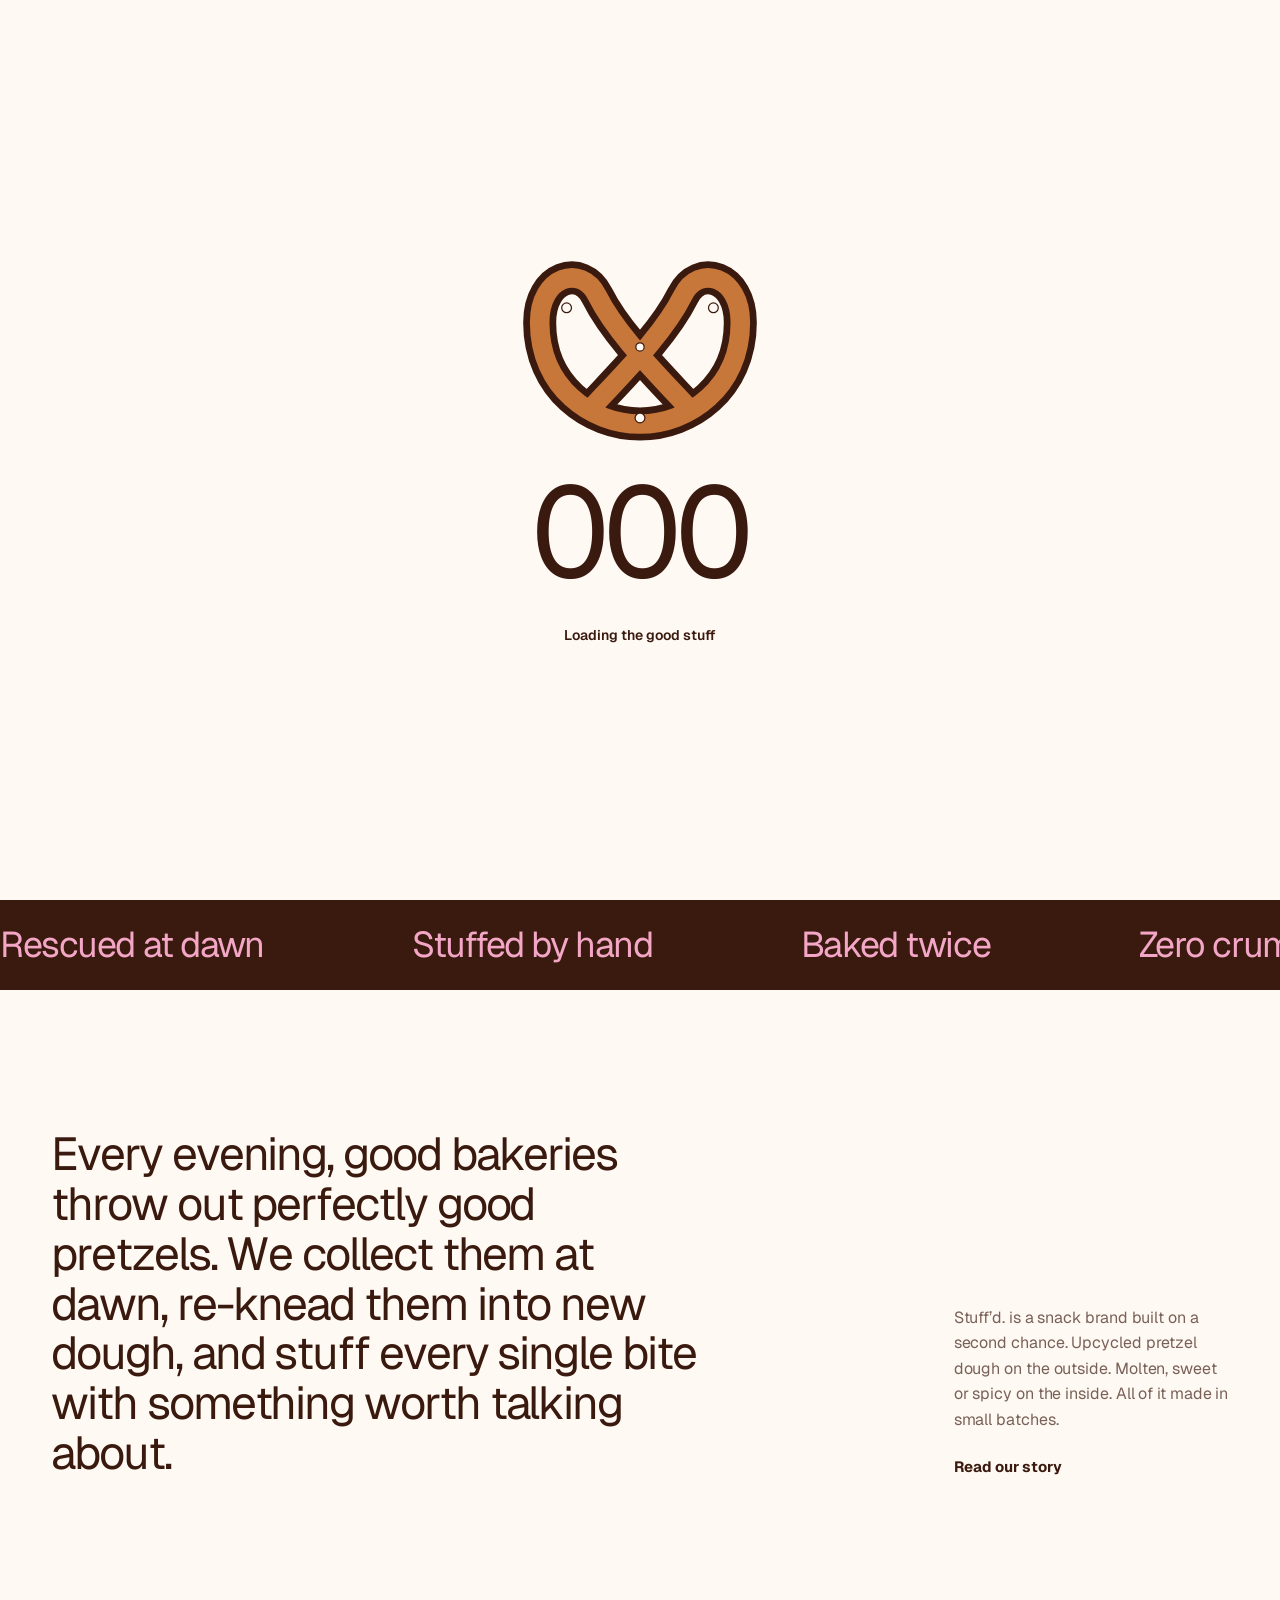
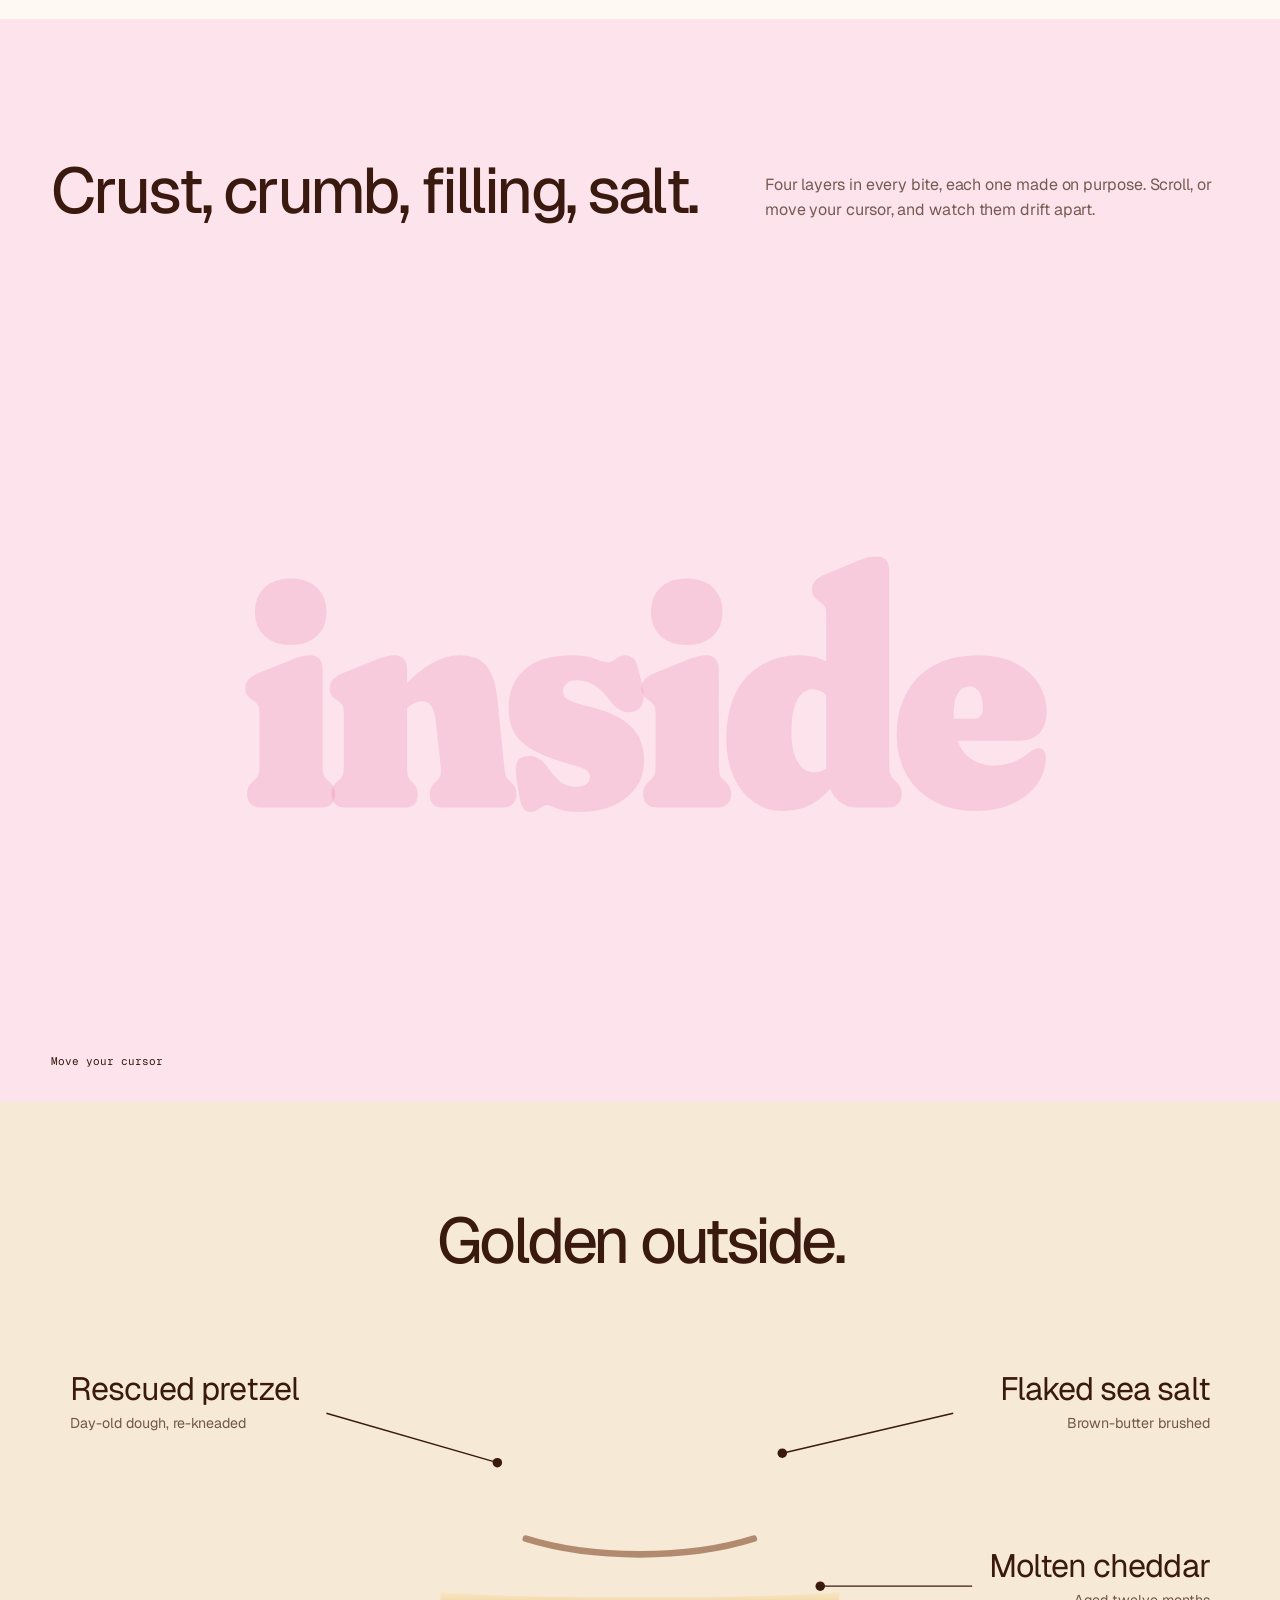
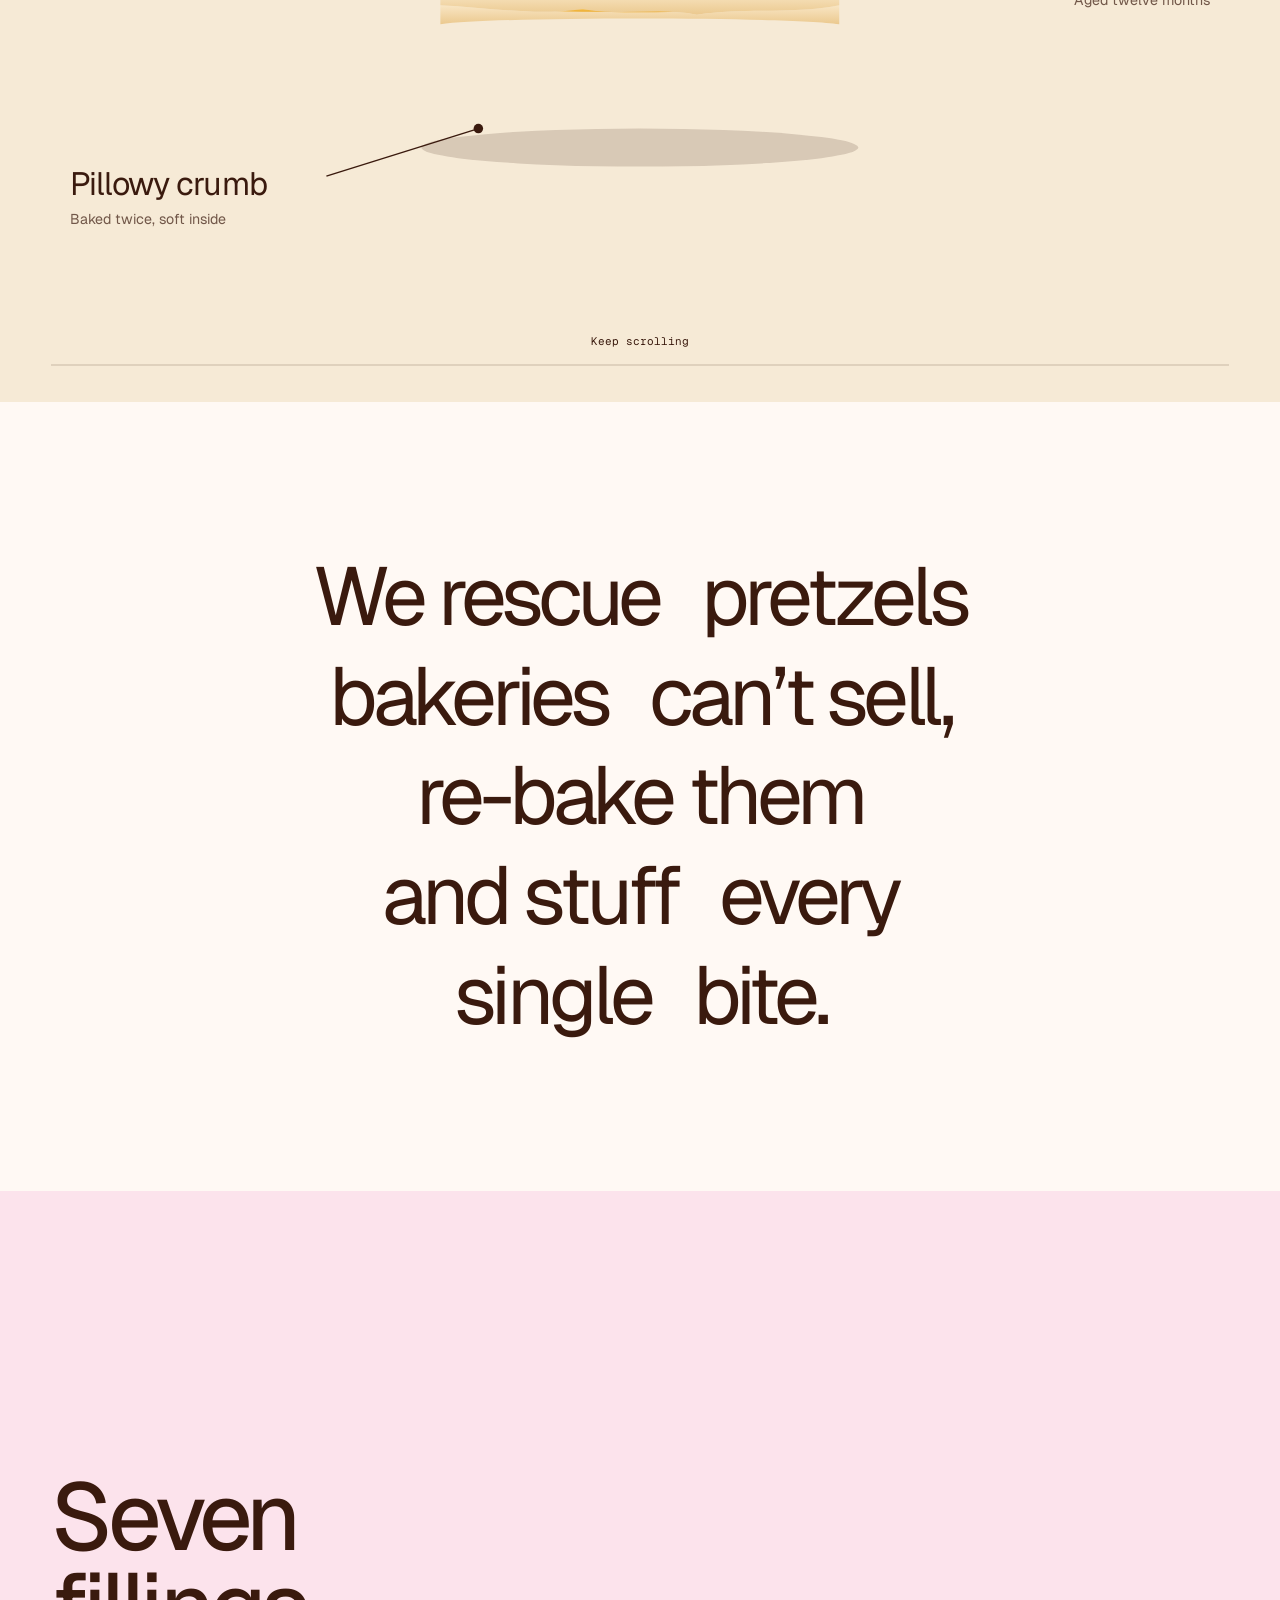
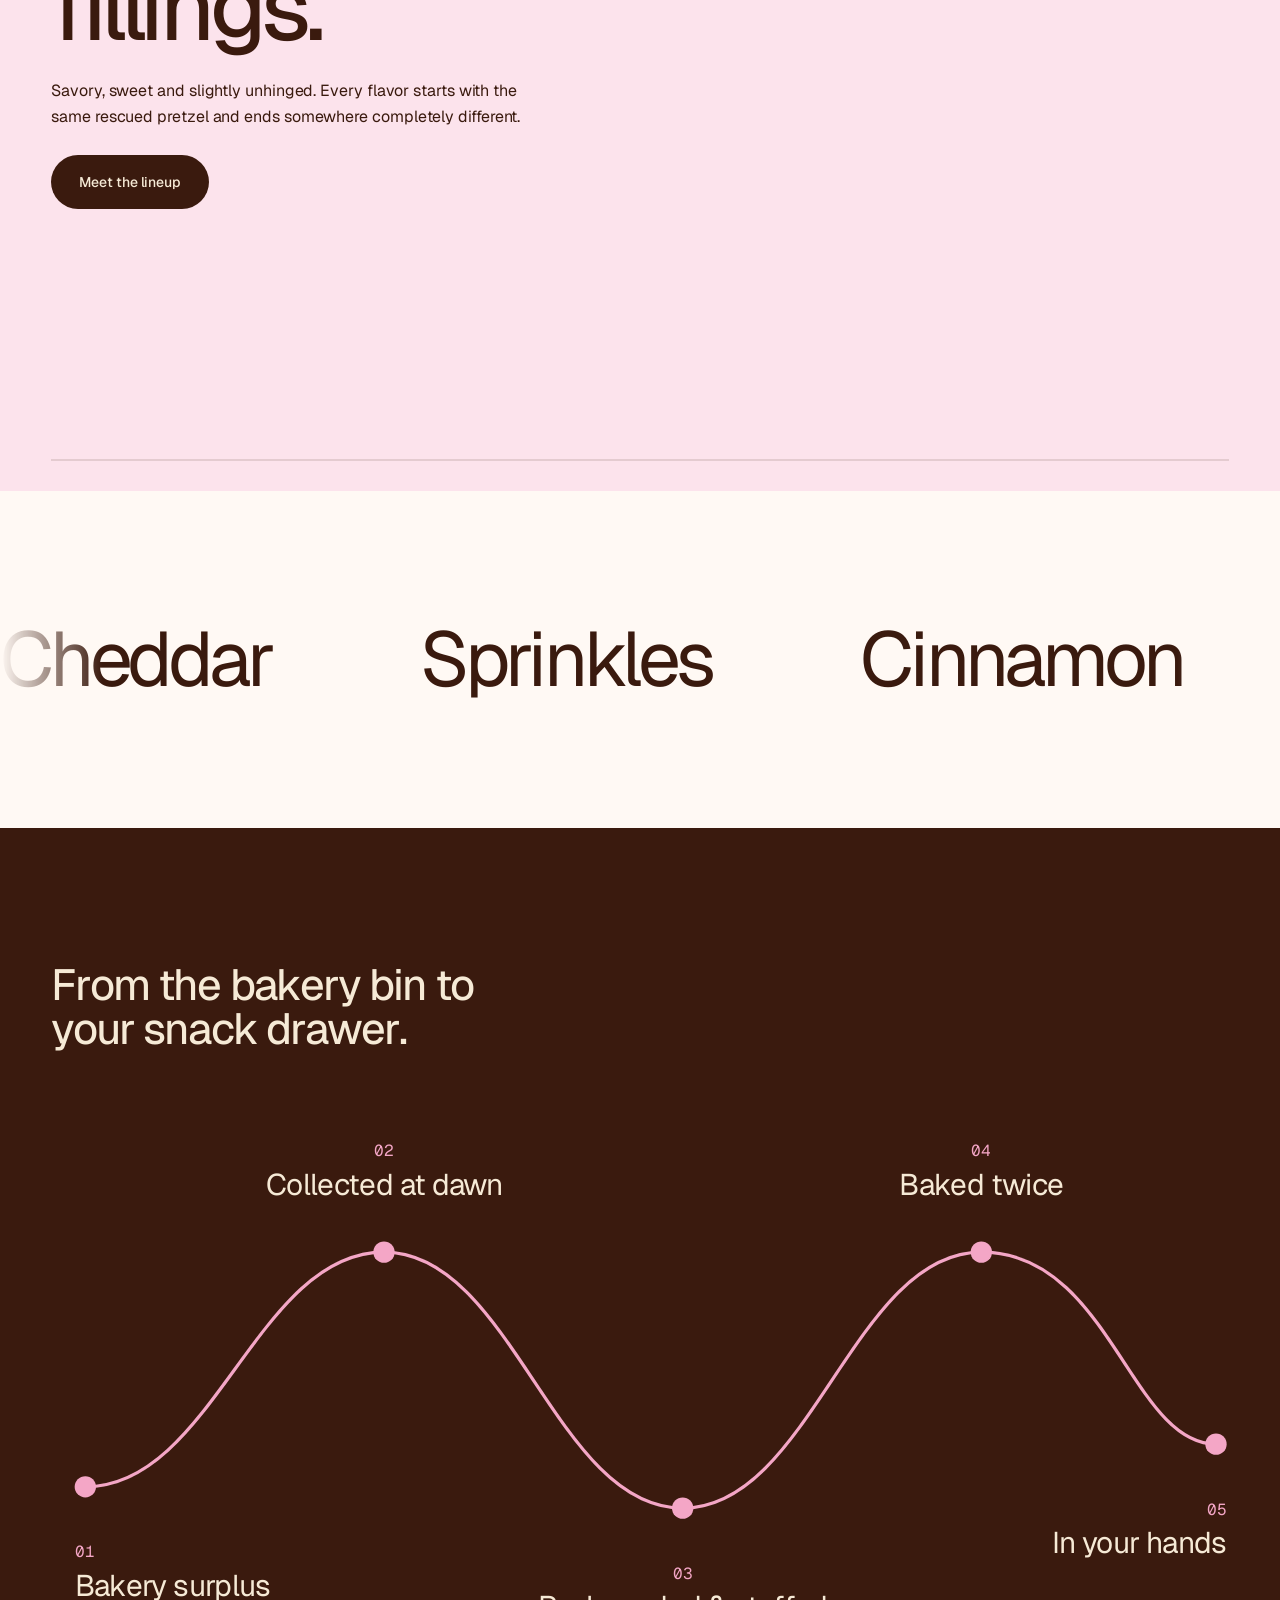
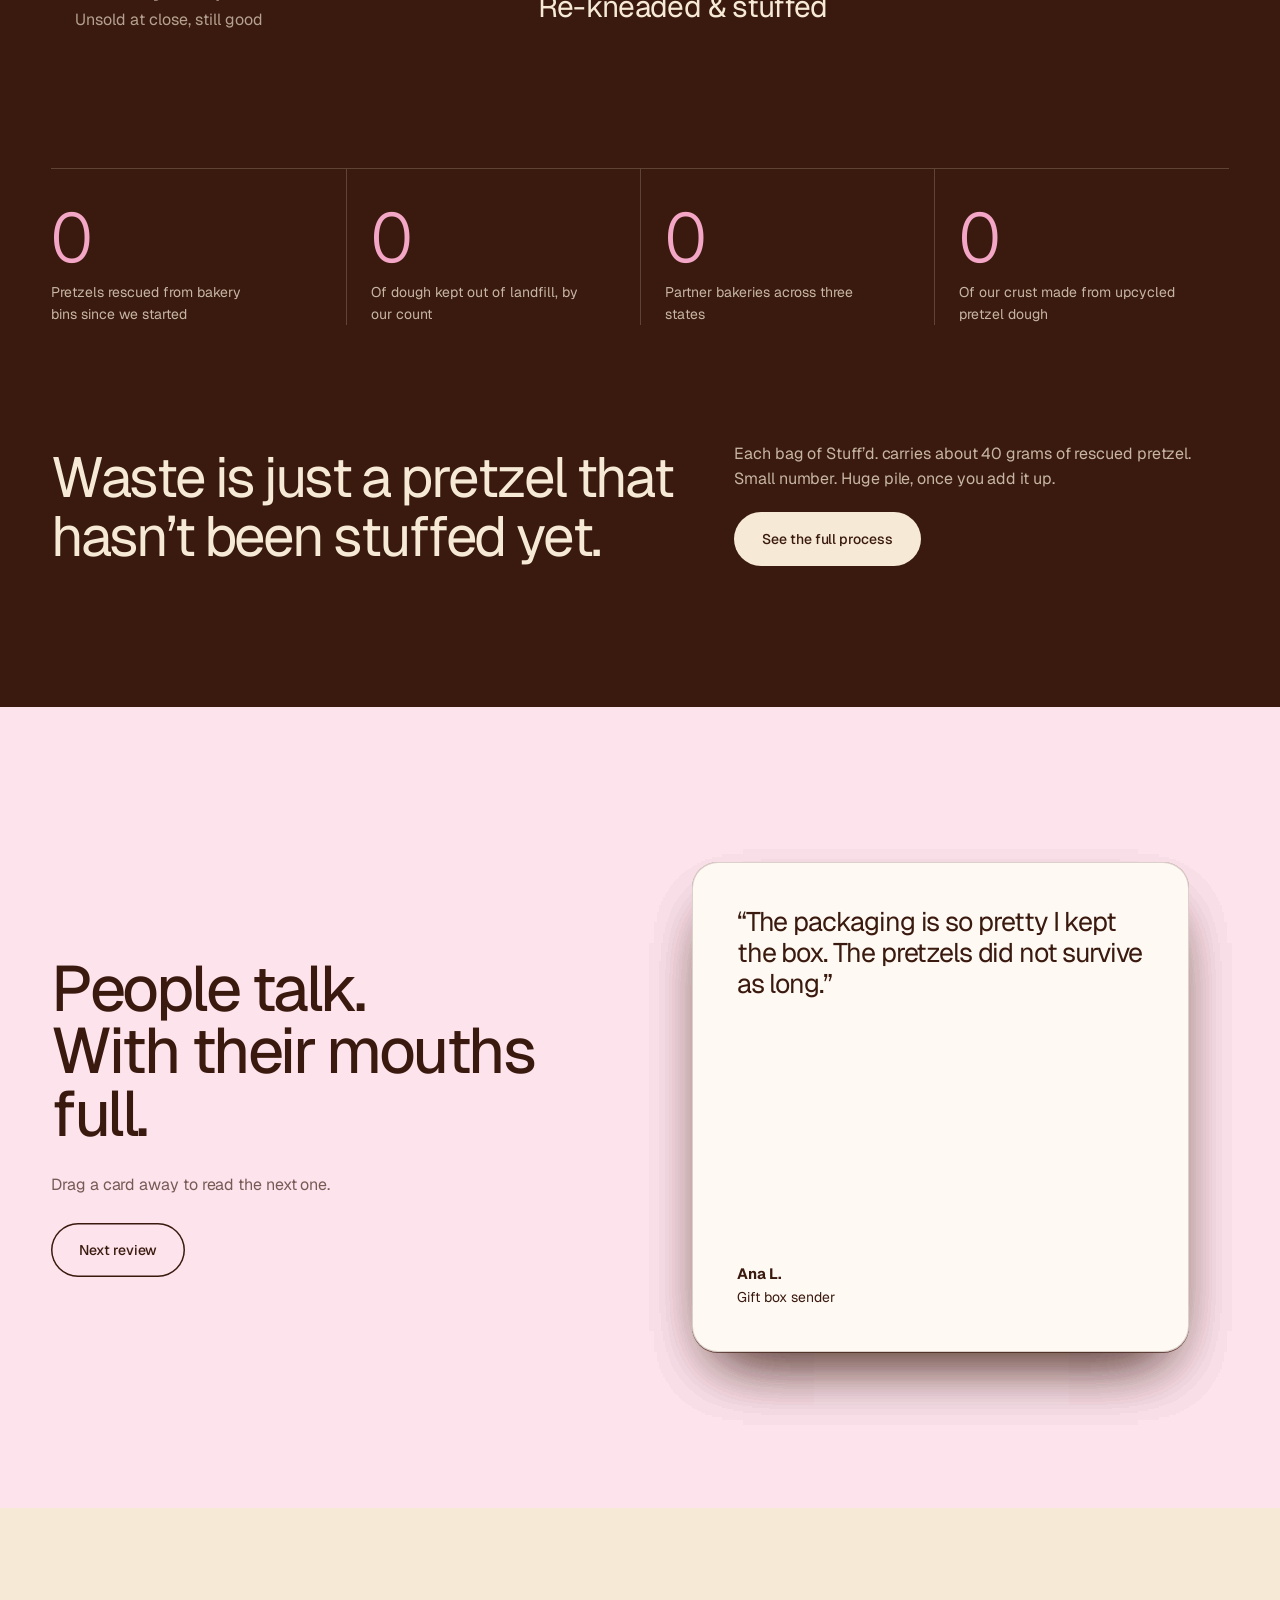
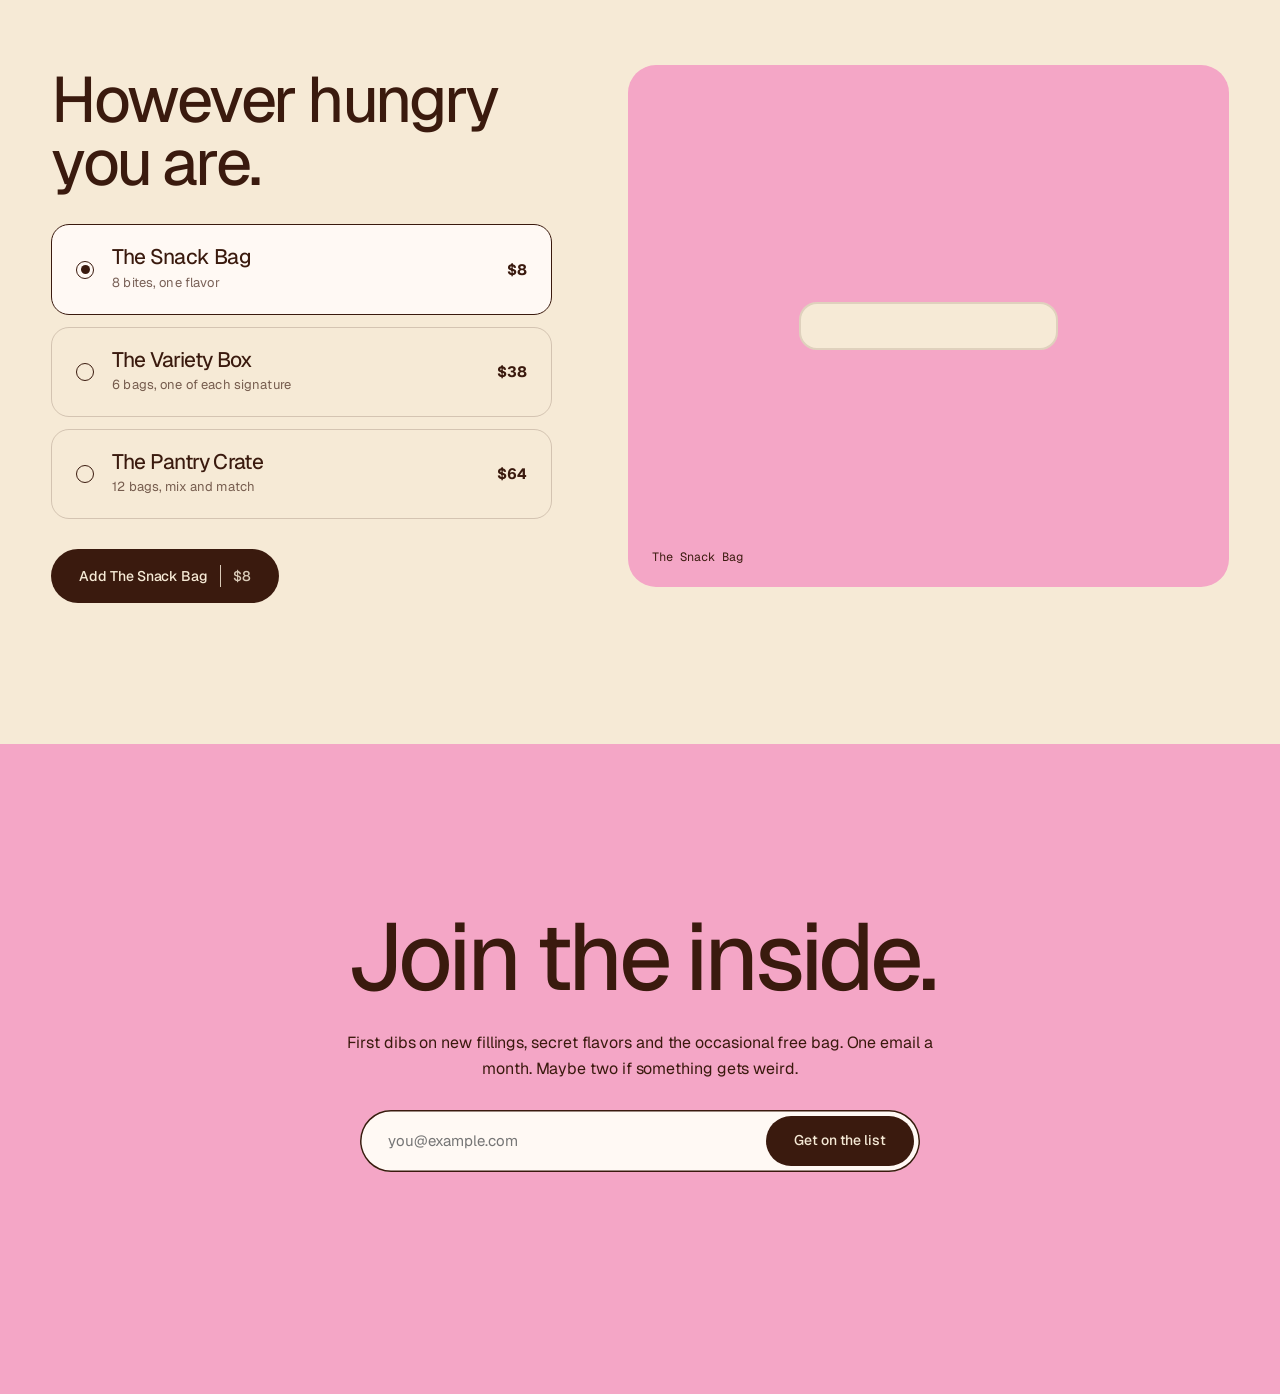
<file: index.html>
<!doctype html>
<html lang="en">
<head>
  <meta charset="utf-8">
  <meta name="viewport" content="width=device-width, initial-scale=1">
  <title>Stuff’d. — Upcycled Stuffed Pretzels</title>
  <meta name="description" content="Stuff’d. rescues surplus pretzels from bakeries, re-bakes them and stuffs every bite. It’s what’s on the inside that counts.">
  <meta name="theme-color" content="#F4A6C6">
  <link rel="canonical" href="https://stuffdve.com/">
  <meta property="og:type" content="website">
  <meta property="og:site_name" content="Stuff’d.">
  <meta property="og:title" content="Stuff’d. — Upcycled Stuffed Pretzels">
  <meta property="og:description" content="Stuff’d. rescues surplus pretzels from bakeries, re-bakes them and stuffs every bite. It’s what’s on the inside that counts.">
  <meta property="og:url" content="https://stuffdve.com/">
  <meta property="og:image" content="https://stuffdve.com/assets/img/og.png">
  <meta property="og:image:width" content="1200">
  <meta property="og:image:height" content="630">
  <meta name="twitter:card" content="summary_large_image">
  <link rel="apple-touch-icon" href="assets/img/og.png">
  <link rel="icon" href="assets/img/favicon.svg" type="image/svg+xml">
  <link rel="preconnect" href="https://fonts.googleapis.com">
  <link rel="preconnect" href="https://fonts.gstatic.com" crossorigin>
  <link href="https://fonts.googleapis.com/css2?family=Geist:wght@100..900&family=Geist+Mono:wght@300..600&family=Fraunces:opsz,wght,SOFT,WONK@9..144,100..900,0..100,0..1&display=swap" rel="stylesheet">
  <link rel="stylesheet" href="assets/css/style.css?v=10">
  <script>try{var c=document.documentElement.classList,n=sessionStorage.getItem("stuffd-nav")==="1",s=sessionStorage.getItem("stuffd-seen")==="1";if(n)c.add("is-nav");if(n||s)c.add("skip-preloader")}catch(e){}</script>
</head>
<body data-page="home">

  <!-- preloader: DrawSVG pretzel → MorphSVG circle → ExpoScale pink flood -->
  <div class="preloader" aria-hidden="true">
    <div class="preloader-inner">
      <svg viewBox="6 26 188 152">
        <path class="pl-shadow" d="M62,150 C90,120 120,90 135,60 C148,34 182,44 182,82 C182,135 140,165 100,165 C60,165 18,135 18,82 C18,44 52,34 65,60 C80,90 110,120 138,150" fill="none" stroke="#3A1A0E" stroke-width="27" stroke-linecap="round" stroke-linejoin="round"/>
        <path class="pl-path" d="M62,150 C90,120 120,90 135,60 C148,34 182,44 182,82 C182,135 140,165 100,165 C60,165 18,135 18,82 C18,44 52,34 65,60 C80,90 110,120 138,150" fill="none" stroke="#C7773A" stroke-width="16" stroke-linecap="round" stroke-linejoin="round"/>
        <path class="pl-target" d="M100,62 C122,62 140,80 140,102 C140,124 122,142 100,142 C78,142 60,124 60,102 C60,80 78,62 100,62 Z" style="display:none"/>
        <g fill="#FFF9F4" stroke="#3A1A0E" stroke-width="1"><circle class="pl-salt" cx="40" cy="70" r="4"/><circle class="pl-salt" cx="160" cy="70" r="4"/><circle class="pl-salt" cx="100" cy="160" r="4"/><circle class="pl-salt" cx="100" cy="102" r="3.4"/></g>
      </svg>
      <div class="pl-count">000</div>
      <div class="pl-word">Loading the good stuff</div>
    </div>
    <div class="pl-blob"></div>
  </div>

  <div id="smooth-wrapper">
    <div id="smooth-content">
      <main id="main">

        <!-- ======================= HERO ======================= -->
        <section class="hero" id="hero" data-salt>
          <div class="hero-frame"></div>
          <div class="hero-bite" data-depth="1.2" style="left:6%;top:17%;rotate:-12deg" data-bite="original"></div>
          <div class="hero-bite" data-depth="0.8" style="left:4%;bottom:12%;rotate:8deg" data-bite="original" data-cut></div>
          <div class="hero-bite" data-depth="1" style="right:6%;top:16%;rotate:10deg" data-bite="birthday" data-cut></div>
          <div class="hero-bite" data-depth="1.3" style="right:4%;bottom:12%;rotate:-10deg" data-bite="hazel"></div>
          <div class="hero-bite hero-bite--sm" data-depth="1.8" style="left:21%;bottom:8%;rotate:-6deg" data-bite="strawberry" data-cut></div>
          <div class="hero-bite hero-bite--sm" data-depth="1.6" style="right:22%;bottom:9%;rotate:14deg" data-bite="cinnamon" data-cut></div>

          <div class="hero-center">
            <h1 class="hero-word logo-type" aria-label="Stuff’d.">
              <span class="hw">Stuff’d.</span>
              <svg class="hero-pretzel" viewBox="6 26 188 152" aria-hidden="true">
                <path class="hp-shadow" d="M62,150 C90,120 120,90 135,60 C148,34 182,44 182,82 C182,135 140,165 100,165 C60,165 18,135 18,82 C18,44 52,34 65,60 C80,90 110,120 138,150" fill="none" stroke="#3A1A0E" stroke-width="27" stroke-linecap="round" stroke-linejoin="round"/>
                <path class="hp-path" d="M62,150 C90,120 120,90 135,60 C148,34 182,44 182,82 C182,135 140,165 100,165 C60,165 18,135 18,82 C18,44 52,34 65,60 C80,90 110,120 138,150" fill="none" stroke="url(#gPretzel)" stroke-width="17" stroke-linecap="round" stroke-linejoin="round"/>
                <g fill="#FFF9F4"><circle class="hp-salt" cx="40" cy="70" r="3.4"/><circle class="hp-salt" cx="160" cy="70" r="3.4"/><circle class="hp-salt" cx="100" cy="160" r="3.4"/><circle class="hp-salt" cx="62" cy="128" r="2.8"/><circle class="hp-salt" cx="140" cy="128" r="2.8"/></g>
              </svg>
            </h1>
            <p class="hero-tag">It’s what’s on the inside that counts.</p>
            <div class="hero-cta">
              <a class="btn" href="shop.html" data-magnetic><span class="btn-label">Shop the bites</span></a>
              <a class="btn btn--ghost" href="upcycled.html" data-magnetic><span class="btn-label">How we upcycle</span></a>
            </div>
          </div>
        </section>

        <!-- ======================= BAND MARQUEE ======================= -->
        <div class="marquee marquee--band" data-marquee-speed="60" aria-label="Rescued at dawn. Stuffed by hand. Baked twice. Zero crumbs wasted.">
          <div class="marquee-track">
            <div class="marquee-group">
              <span class="marquee-item">Rescued at dawn</span><span class="marquee-sep" data-pretzel></span>
              <span class="marquee-item"><em>Stuffed</em> by hand</span><span class="marquee-sep" data-pretzel></span>
              <span class="marquee-item">Baked twice</span><span class="marquee-sep" data-pretzel></span>
              <span class="marquee-item">Zero crumbs <em>wasted</em></span><span class="marquee-sep" data-pretzel></span>
            </div>
          </div>
        </div>

        <!-- ======================= MANIFESTO ======================= -->
        <section class="section bg-milk">
          <div class="wrap grid-12">
            <div style="grid-column:1/10">
              <p class="manifesto-text" data-split="scrub">Every evening, good bakeries throw out perfectly good pretzels. We collect them at dawn, re-knead them into new dough, and stuff every single bite with something worth talking about.</p>
            </div>
            <div class="manifesto-aside" style="grid-column:10/13">
              <div data-speed="1.15" style="width:clamp(140px,16vw,240px);justify-self:end" data-bite="birthday" data-cut data-spin="0.25"></div>
              <p class="body-l muted" data-reveal>Stuff’d. is a snack brand built on a second chance. Upcycled pretzel dough on the outside. Molten, sweet or spicy on the inside. All of it made in small batches.</p>
              <a class="link-u" href="story.html" data-reveal style="font-weight:700;justify-self:start">Read our story</a>
            </div>
          </div>
        </section>

        <!-- ======================= LAYERS (layered parallax) ======================= -->
        <section class="layers" id="layers" aria-label="The layers of a bite">
          <div class="wrap layers-head">
            <div>
              <h2 class="display d-l" data-split="lines">Crust, crumb, filling, <em>salt.</em></h2>
            </div>
            <p class="body-l muted" data-reveal>Four layers in every bite, each one made on purpose. Scroll, or move your cursor, and watch them drift apart.</p>
          </div>
          <div class="layers-stage" id="layersStage" aria-hidden="true">
            <div class="layer" data-layer="0.3"><span class="layers-word logo-type">inside</span></div>
            <div class="layer" data-layer="0.6">
              <div style="left:5%;top:14%;width:clamp(110px,14vw,250px);rotate:-14deg" data-bite="cinnamon" data-cut></div>
              <div style="right:6%;top:12%;width:clamp(100px,12vw,220px);rotate:12deg" data-bite="hazel"></div>
              <div style="left:11%;bottom:10%;width:clamp(96px,11vw,200px);rotate:10deg" data-bite="everything"></div>
              <div style="right:9%;bottom:12%;width:clamp(110px,13vw,240px);rotate:-8deg" data-bite="jalapeno" data-cut></div>
            </div>
            <div class="layer" data-layer="1">
              <div style="left:50%;top:50%;width:clamp(220px,28vw,500px);translate:-50% -50%" data-bite="original" data-cut></div>
            </div>
            <div class="layer" data-layer="1.6">
              <div style="left:29%;top:18%;width:clamp(54px,5.5vw,96px);rotate:20deg" data-bite="birthday" data-cut></div>
              <div style="right:27%;top:70%;width:clamp(58px,6vw,104px);rotate:-18deg" data-bite="strawberry" data-cut></div>
              <svg class="layer-salt" style="left:24%;top:62%;rotate:10deg" viewBox="0 0 12 12"><use href="#salt"/></svg><svg class="layer-salt" style="left:38%;top:14%;rotate:-20deg" viewBox="0 0 12 12"><use href="#salt"/></svg><svg class="layer-salt" style="left:64%;top:22%;rotate:30deg" viewBox="0 0 12 12"><use href="#salt"/></svg><svg class="layer-salt" style="left:74%;top:58%;rotate:0deg" viewBox="0 0 12 12"><use href="#salt"/></svg><svg class="layer-salt" style="left:46%;top:82%;rotate:15deg" viewBox="0 0 12 12"><use href="#salt"/></svg><svg class="layer-salt" style="left:18%;top:36%;rotate:-10deg" viewBox="0 0 12 12"><use href="#salt"/></svg><svg class="layer-salt" style="left:84%;top:34%;rotate:25deg" viewBox="0 0 12 12"><use href="#salt"/></svg>
            </div>
          </div>
          <span class="layers-caption">Move your cursor</span>
        </section>

        <!-- ======================= INSIDE (pinned split) ======================= -->
        <section class="inside" id="inside" aria-label="What’s inside a Stuff’d. bite">
          <div class="inside-title">
            <h2 class="display d-l" id="insideWord">Golden outside.</h2>
          </div>
          <div class="inside-stage">
            <svg class="inside-svg" viewBox="-170 30 1240 560" role="img" aria-label="A stuffed pretzel bite splitting open to reveal molten cheddar">
              <defs>
                <linearGradient id="gCrumb" x1="0" y1="0" x2="0" y2="1"><stop offset="0" stop-color="#F9E6C4"/><stop offset="1" stop-color="#EBC98F"/></linearGradient>
                <linearGradient id="gCheddar" x1="0" y1="0" x2="0" y2="1"><stop offset="0" stop-color="#FFD873"/><stop offset="1" stop-color="#EBA92B"/></linearGradient>
              </defs>
              <ellipse id="inShadow" cx="450" cy="470" rx="230" ry="20" fill="rgba(58,26,14,.16)"/>
              <!-- bottom half -->
              <g id="botHalf">
                <path d="M240,320 C290,322 340,332 390,324 C430,332 470,322 510,330 C560,322 610,330 660,320 L660,400 C660,440 600,452 450,452 C300,452 240,440 240,400 Z" fill="url(#gCrust)"/>
                <path d="M240,320 C290,322 340,332 390,324 C430,332 470,322 510,330 C560,322 610,330 660,320 L660,340 C600,332 300,332 240,340 Z" fill="url(#gCrumb)"/>
              </g>
              <!-- cheese strings -->
              <g id="strings" stroke="url(#gCheddar)" stroke-linecap="round">
                <line x1="300" y1="320" x2="300" y2="320" stroke-width="10"/>
                <line x1="372" y1="322" x2="372" y2="322" stroke-width="7"/>
                <line x1="452" y1="324" x2="452" y2="324" stroke-width="12"/>
                <line x1="528" y1="324" x2="528" y2="324" stroke-width="6"/>
                <line x1="604" y1="322" x2="604" y2="322" stroke-width="9"/>
              </g>
              <!-- filling (MorphSVG) -->
              <path id="filling" d="M260,320 C350,326 550,326 640,320 C550,330 350,330 260,320 Z" fill="url(#gCheddar)"/>
              <path id="fillingTarget" style="display:none" d="M252,212 C330,196 570,196 648,212 C668,262 662,330 642,372 C634,398 624,420 612,402 C604,388 600,376 586,378 C570,382 566,422 552,430 C538,438 532,398 522,382 C500,374 420,376 380,380 C368,394 366,434 350,440 C334,446 330,406 322,386 C300,378 280,382 264,372 C244,342 236,272 252,212 Z"/>
              <!-- top half -->
              <g id="topHalf">
                <path d="M240,320 L240,240 C240,200 300,190 450,190 C600,190 660,200 660,240 L660,320 C610,330 560,322 510,330 C470,322 430,332 390,324 C340,332 290,322 240,320 Z" fill="url(#gCrust)"/>
                <path d="M262,214 C320,198 580,198 638,214 C642,228 600,232 450,232 C300,232 258,228 262,214Z" fill="url(#gSheen)"/>
                <path d="M330,250 C400,272 500,272 570,250" fill="none" stroke="#6E2D0C" stroke-width="7" stroke-linecap="round" opacity=".5"/>
                <path d="M240,320 C290,322 340,332 390,324 C430,332 470,322 510,330 C560,322 610,330 660,320 L660,306 C600,314 300,314 240,306 Z" fill="url(#gCrumb)"/>
                <g id="topSalt">
                  <use href="#salt" x="300" y="200" width="20" height="20"/><use href="#salt" x="372" y="190" width="18" height="18" transform="rotate(20 381 199)"/>
                  <use href="#salt" x="456" y="194" width="22" height="22"/><use href="#salt" x="540" y="198" width="18" height="18" transform="rotate(-25 549 207)"/>
                  <use href="#salt" x="602" y="210" width="20" height="20"/><use href="#salt" x="410" y="226" width="14" height="14"/>
                  <use href="#salt" x="512" y="230" width="14" height="14" transform="rotate(40 519 237)"/>
                </g>
              </g>
              <!-- labels with leader lines -->
              <g class="in-label" id="lab1">
                <path d="M120,118 L300,170" stroke="#3A1A0E" stroke-width="1.5" fill="none"/><circle cx="300" cy="170" r="5" fill="#3A1A0E"/>
                <text x="-150" y="104" font-family="Geist" font-weight="400" letter-spacing="-1" font-size="34" fill="#3A1A0E">Rescued pretzel</text>
                <text x="-150" y="134" font-family="Geist" font-size="15" fill="#3A1A0E" opacity=".7">Day-old dough, re-kneaded</text>
              </g>
              <g class="in-label" id="lab2">
                <path d="M780,118 L600,160" stroke="#3A1A0E" stroke-width="1.5" fill="none"/><circle cx="600" cy="160" r="5" fill="#3A1A0E"/>
                <text x="1050" y="104" text-anchor="end" font-family="Geist" font-weight="400" letter-spacing="-1" font-size="34" fill="#3A1A0E">Flaked sea salt</text>
                <text x="1050" y="134" text-anchor="end" font-family="Geist" font-size="15" fill="#3A1A0E" opacity=".7">Brown-butter brushed</text>
              </g>
              <g class="in-label" id="lab3">
                <path d="M800,300 L640,300" stroke="#3A1A0E" stroke-width="1.5" fill="none"/><circle cx="640" cy="300" r="5" fill="#3A1A0E"/>
                <text x="1050" y="290" text-anchor="end" font-family="Geist" font-weight="400" letter-spacing="-1" font-size="34" fill="#3A1A0E">Molten cheddar</text>
                <text x="1050" y="320" text-anchor="end" font-family="Geist" font-size="15" fill="#3A1A0E" opacity=".7">Aged twelve months</text>
              </g>
              <g class="in-label" id="lab4">
                <path d="M120,500 L280,450" stroke="#3A1A0E" stroke-width="1.5" fill="none"/><circle cx="280" cy="450" r="5" fill="#3A1A0E"/>
                <text x="-150" y="520" font-family="Geist" font-weight="400" letter-spacing="-1" font-size="34" fill="#3A1A0E">Pillowy crumb</text>
                <text x="-150" y="550" font-family="Geist" font-size="15" fill="#3A1A0E" opacity=".7">Baked twice, soft inside</text>
              </g>
            </svg>
          </div>
          <div class="inside-caption" id="insideCaption">Keep scrolling</div>
          <div class="inside-progress"><i></i></div>
        </section>

        <!-- ======================= IMAGE-IN-TEXT (21st.dev port) ======================= -->
        <section class="bg-milk" id="imgtext">
          <div class="imgtext">
            <div class="imgtext-line"><span class="t">We rescue</span><span class="imgtext-pill" data-follow="original" data-cursor="Look"><span data-bite="original"></span></span><span class="t">pretzels</span></div>
            <div class="imgtext-line"><span class="t">bakeries</span><span class="imgtext-pill" data-follow="hazel" data-cursor="Look" style="background:var(--cream)"><span data-bite="hazel" data-cut></span></span><span class="t"><em>can’t sell,</em></span></div>
            <div class="imgtext-line"><span class="t">re-bake them</span></div>
            <div class="imgtext-line"><span class="t">and stuff</span><span class="imgtext-pill" data-follow="birthday" data-cursor="Look" style="background:var(--blush)"><span data-bite="birthday" data-cut></span></span><span class="t">every</span></div>
            <div class="imgtext-line"><span class="t">single</span><span class="imgtext-pill" data-follow="strawberry" data-cursor="Look"><span data-bite="strawberry" data-cut></span></span><span class="t"><em>bite.</em></span></div>
          </div>
          <div class="imgtext-follower" aria-hidden="true"></div>
        </section>

        <!-- ======================= HORIZONTAL FLAVORS ======================= -->
        <section class="hz" id="flavors" aria-label="The flavor lineup">
          <div class="hz-track">
            <div class="hz-intro">
              <h2 class="display d-xl">Seven<br><em>fillings.</em></h2>
              <p class="body-l">Savory, sweet and slightly unhinged. Every flavor starts with the same rescued pretzel and ends somewhere completely different.</p>
              <a class="btn" href="flavors.html" data-magnetic style="justify-self:start;align-self:flex-start"><span class="btn-label">Meet the lineup</span></a>
            </div>
            <!-- panels injected by home.js -->
          </div>
          <div class="hz-progress"><i></i></div>
        </section>

        <!-- ======================= OUTLINE MARQUEE ======================= -->
        <section class="bg-milk section--tight">
          <div class="marquee marquee--fade" data-marquee-speed="45" data-direction="right" data-slow-hover="1">
            <div class="marquee-track">
              <div class="marquee-group">
                <span class="marquee-item">Cheddar</span><span class="marquee-sep" data-bite="original" data-cut></span>
                <span class="marquee-item"><em>Sprinkles</em></span><span class="marquee-sep" data-bite="birthday" data-cut></span>
                <span class="marquee-item">Cinnamon</span><span class="marquee-sep" data-bite="cinnamon" data-cut></span>
                <span class="marquee-item"><em>Jalapeño</em></span><span class="marquee-sep" data-bite="jalapeno" data-cut></span>
                <span class="marquee-item">Hazelnut</span><span class="marquee-sep" data-bite="hazel" data-cut></span>
                <span class="marquee-item"><em>Strawberry</em></span><span class="marquee-sep" data-bite="strawberry" data-cut></span>
                <span class="marquee-item">Everything</span><span class="marquee-sep" data-bite="everything" data-cut></span>
              </div>
            </div>
          </div>
        </section>

        <!-- ======================= JOURNEY (MotionPath + DrawSVG, pinned) ======================= -->
        <section class="journey bg-cocoa" id="journey" data-header="dark">
          <div class="wrap journey-head">
            <h2 class="display d-m" data-split="lines" style="max-width:16ch;margin-top:18px">From the bakery bin to your <em>snack drawer.</em></h2>
          </div>
          <svg class="journey-svg" viewBox="0 240 1200 520" preserveAspectRatio="xMidYMid meet" aria-hidden="true">
            <path class="journey-path-ghost" d="M80,600 C200,600 240,380 360,380 C480,380 520,620 640,620 C760,620 800,380 920,380 C1040,380 1060,560 1140,560"/>
            <path class="journey-path" id="journeyPath" d="M80,600 C200,600 240,380 360,380 C480,380 520,620 640,620 C760,620 800,380 920,380 C1040,380 1060,560 1140,560"/>
            <g class="j-stop" data-x="80" data-y="600">
              <circle cx="80" cy="600" r="10" fill="#F4A6C6"/>
              <text x="70" y="666" text-anchor="start" font-family="Geist Mono" font-size="15" fill="#F4A6C6">01</text>
              <text x="70" y="702" text-anchor="start" font-family="Geist" font-weight="400" letter-spacing="-.6" font-size="28" fill="#F6EAD6">Bakery surplus</text>
              <text x="70" y="730" text-anchor="start" font-family="Geist" font-size="15" fill="#F6EAD6" opacity=".65">Unsold at close, still good</text>
            </g>
            <g class="j-stop" data-x="360" data-y="380">
              <circle cx="360" cy="380" r="10" fill="#F4A6C6"/>
              <text x="360" y="290" text-anchor="middle" font-family="Geist Mono" font-size="15" fill="#F4A6C6">02</text>
              <text x="360" y="326" text-anchor="middle" font-family="Geist" font-weight="400" letter-spacing="-.6" font-size="28" fill="#F6EAD6">Collected at dawn</text>
            </g>
            <g class="j-stop" data-x="640" data-y="620">
              <circle cx="640" cy="620" r="10" fill="#F4A6C6"/>
              <text x="640" y="686" text-anchor="middle" font-family="Geist Mono" font-size="15" fill="#F4A6C6">03</text>
              <text x="640" y="722" text-anchor="middle" font-family="Geist" font-weight="400" letter-spacing="-.6" font-size="28" fill="#F6EAD6">Re-kneaded & stuffed</text>
            </g>
            <g class="j-stop" data-x="920" data-y="380">
              <circle cx="920" cy="380" r="10" fill="#F4A6C6"/>
              <text x="920" y="290" text-anchor="middle" font-family="Geist Mono" font-size="15" fill="#F4A6C6">04</text>
              <text x="920" y="326" text-anchor="middle" font-family="Geist" font-weight="400" letter-spacing="-.6" font-size="28" fill="#F6EAD6">Baked twice</text>
            </g>
            <g class="j-stop" data-x="1140" data-y="560">
              <circle cx="1140" cy="560" r="10" fill="#F4A6C6"/>
              <text x="1150" y="626" text-anchor="end" font-family="Geist Mono" font-size="15" fill="#F4A6C6">05</text>
              <text x="1150" y="662" text-anchor="end" font-family="Geist" font-weight="400" letter-spacing="-.6" font-size="28" fill="#F6EAD6">In your hands</text>
            </g>
            <g id="rider"><use href="#pretzel" x="-38" y="-32" width="76" height="62"/></g>
          </svg>
          <ol class="journey-list wrap">
            <li><div><strong>Bakery surplus</strong><p>Unsold at close, still perfectly good.</p></div></li>
            <li><div><strong>Collected at dawn</strong><p>Crates swapped, weighed and logged.</p></div></li>
            <li><div><strong>Re-kneaded & stuffed</strong><p>Milled into new dough, filled by hand.</p></div></li>
            <li><div><strong>Baked twice</strong><p>A glassy, salted shell with a soft middle.</p></div></li>
            <li><div><strong>In your hands</strong><p>Bagged and on its way to you.</p></div></li>
          </ol>
        </section>

        <section class="bg-cocoa section" style="padding-top:40px">
          <div class="wrap">
            <div class="stats">
              <div class="stat"><span class="stat-num" data-count="2.4" data-decimals="1" data-suffix="M">0</span><span class="stat-label">Pretzels rescued from bakery bins since we started</span></div>
              <div class="stat"><span class="stat-num" data-count="318" data-suffix="t">0</span><span class="stat-label">Of dough kept out of landfill, by our count</span></div>
              <div class="stat"><span class="stat-num" data-count="41">0</span><span class="stat-label">Partner bakeries across three states</span></div>
              <div class="stat"><span class="stat-num" data-count="100" data-suffix="%">0</span><span class="stat-label">Of our crust made from upcycled pretzel dough</span></div>
            </div>
            <div class="cta-band" style="margin-top:clamp(70px,9vw,140px)">
              <p class="big-quote" data-split="lines">Waste is just a pretzel that hasn’t been <em>stuffed</em> yet.</p>
              <div style="display:grid;gap:20px;justify-items:start">
                <p class="body-l" style="color:rgba(246,234,214,.75)" data-reveal>Each bag of Stuff’d. carries about 40 grams of rescued pretzel. Small number. Huge pile, once you add it up.</p>
                <a class="btn btn--light" href="upcycled.html" data-magnetic data-reveal><span class="btn-label">See the full process</span></a>
              </div>
            </div>
          </div>
        </section>

        <!-- ======================= TESTIMONIALS (Draggable stack) ======================= -->
        <section class="section bg-blush">
          <div class="wrap stack-wrap">
            <div>
              <h2 class="display d-l" data-split="lines" style="margin:20px 0 26px">People talk.<br><em>With their mouths full.</em></h2>
              <p class="body-l muted" data-reveal>Drag a card away to read the next one.</p>
              <div style="display:flex;gap:12px;margin-top:26px" data-reveal>
                <button class="btn btn--ghost" id="stackNext" data-magnetic><span class="btn-label">Next review</span></button>
              </div>
            </div>
            <div class="stack" id="stack" data-cursor="Drag">
              <figure class="stack-card"><blockquote>“I bought one bag for the road trip. There were no bags left by the first gas station.”</blockquote><figcaption><span><strong>Maya R.</strong>Birthday Cake loyalist</span><span class="stars"><svg viewBox="0 0 20 20"><use href="#star"/></svg><svg viewBox="0 0 20 20"><use href="#star"/></svg><svg viewBox="0 0 20 20"><use href="#star"/></svg><svg viewBox="0 0 20 20"><use href="#star"/></svg><svg viewBox="0 0 20 20"><use href="#star"/></svg></span></figcaption></figure>
              <figure class="stack-card"><blockquote>“The cheddar pull is unreasonable. I filmed it. Twice.”</blockquote><figcaption><span><strong>Jordan T.</strong>The Original, forever</span><span class="stars"><svg viewBox="0 0 20 20"><use href="#star"/></svg><svg viewBox="0 0 20 20"><use href="#star"/></svg><svg viewBox="0 0 20 20"><use href="#star"/></svg><svg viewBox="0 0 20 20"><use href="#star"/></svg><svg viewBox="0 0 20 20"><use href="#star"/></svg></span></figcaption></figure>
              <figure class="stack-card"><blockquote>“A snack that tastes this good and keeps bread out of the trash? I’ll take the crate.”</blockquote><figcaption><span><strong>Priya S.</strong>Pantry Crate subscriber</span><span class="stars"><svg viewBox="0 0 20 20"><use href="#star"/></svg><svg viewBox="0 0 20 20"><use href="#star"/></svg><svg viewBox="0 0 20 20"><use href="#star"/></svg><svg viewBox="0 0 20 20"><use href="#star"/></svg><svg viewBox="0 0 20 20"><use href="#star"/></svg></span></figcaption></figure>
              <figure class="stack-card"><blockquote>“Hazel Darling and a glass of milk at midnight is my entire personality now.”</blockquote><figcaption><span><strong>Theo M.</strong>Night owl</span><span class="stars"><svg viewBox="0 0 20 20"><use href="#star"/></svg><svg viewBox="0 0 20 20"><use href="#star"/></svg><svg viewBox="0 0 20 20"><use href="#star"/></svg><svg viewBox="0 0 20 20"><use href="#star"/></svg><svg viewBox="0 0 20 20"><use href="#star"/></svg></span></figcaption></figure>
              <figure class="stack-card"><blockquote>“The packaging is so pretty I kept the box. The pretzels did not survive as long.”</blockquote><figcaption><span><strong>Ana L.</strong>Gift box sender</span><span class="stars"><svg viewBox="0 0 20 20"><use href="#star"/></svg><svg viewBox="0 0 20 20"><use href="#star"/></svg><svg viewBox="0 0 20 20"><use href="#star"/></svg><svg viewBox="0 0 20 20"><use href="#star"/></svg><svg viewBox="0 0 20 20"><use href="#star"/></svg></span></figcaption></figure>
            </div>
          </div>
        </section>

        <!-- ======================= BOX BUILDER (Flip) ======================= -->
        <section class="section bg-cream" id="build">
          <div class="wrap builder">
            <div>
              <h2 class="display d-l" data-split="lines" style="margin:20px 0 10px">However hungry<br><em>you are.</em></h2>
              <div class="box-options" role="group" aria-label="Box size">
                <button class="box-opt" aria-pressed="true" data-size="4" data-price="8" data-label="The Snack Bag" data-id="original"><span class="radio"></span><span><strong>The Snack Bag</strong><span class="small muted">8 bites, one flavor</span></span><span class="price">$8</span></button>
                <button class="box-opt" aria-pressed="false" data-size="12" data-price="38" data-label="The Variety Box" data-id="variety"><span class="radio"></span><span><strong>The Variety Box</strong><span class="small muted">6 bags, one of each signature</span></span><span class="price">$38</span></button>
                <button class="box-opt" aria-pressed="false" data-size="24" data-price="64" data-label="The Pantry Crate" data-id="crate"><span class="radio"></span><span><strong>The Pantry Crate</strong><span class="small muted">12 bags, mix and match</span></span><span class="price">$64</span></button>
              </div>
              <button class="btn" id="boxAdd" data-add="original" data-magnetic><span class="btn-label">Add <span id="boxName">The Snack Bag</span><span class="btn-price" id="boxPrice">$8</span></span></button>
            </div>
            <div class="box-stage">
              <div class="box-tray" id="boxTray" data-size="4"></div>
              <span class="box-label" id="boxLabel">The Snack Bag</span>
            </div>
          </div>
        </section>

        <!-- ======================= JOIN ======================= -->
        <section class="section bg-pink" data-salt>
          <div class="wrap join">
            <div data-pretzel style="width:90px" data-spin="1"></div>
            <h2 class="display d-xl" data-split="chars">Join the <em>inside.</em></h2>
            <p class="body-l" data-split="blur" style="text-align:center">First dibs on new fillings, secret flavors and the occasional free bag. One email a month. Maybe two if something gets weird.</p>
            <form class="join-form" data-fake-form data-success="Welcome in. Check your inbox." data-reveal>
              <label class="sr-only" for="joinEmail">Email address</label>
              <input id="joinEmail" type="email" required placeholder="you@example.com">
              <button class="btn" type="submit" data-magnetic><span class="btn-label">Get on the list</span></button>
            </form>
            <p class="form-msg" aria-live="polite"></p>
          </div>
        </section>

      </main>
      <div data-footer></div>
    </div>
  </div>

  <script src="https://cdn.jsdelivr.net/combine/npm/gsap@3.13.0/dist/gsap.min.js,npm/gsap@3.13.0/dist/CustomEase.min.js,npm/gsap@3.13.0/dist/CustomBounce.min.js,npm/gsap@3.13.0/dist/CustomWiggle.min.js,npm/gsap@3.13.0/dist/EasePack.min.js,npm/gsap@3.13.0/dist/ScrollTrigger.min.js,npm/gsap@3.13.0/dist/ScrollSmoother.min.js,npm/gsap@3.13.0/dist/ScrollToPlugin.min.js,npm/gsap@3.13.0/dist/SplitText.min.js,npm/gsap@3.13.0/dist/ScrambleTextPlugin.min.js,npm/gsap@3.13.0/dist/TextPlugin.min.js,npm/gsap@3.13.0/dist/DrawSVGPlugin.min.js,npm/gsap@3.13.0/dist/MorphSVGPlugin.min.js,npm/gsap@3.13.0/dist/MotionPathPlugin.min.js,npm/gsap@3.13.0/dist/Flip.min.js,npm/gsap@3.13.0/dist/Draggable.min.js,npm/gsap@3.13.0/dist/InertiaPlugin.min.js,npm/gsap@3.13.0/dist/Observer.min.js,npm/gsap@3.13.0/dist/Physics2DPlugin.min.js,npm/gsap@3.13.0/dist/PhysicsPropsPlugin.min.js"></script>
  <script src="assets/js/site.js?v=10"></script>
  <script src="assets/js/home.js?v=10"></script>
</body>
</html>
</file>
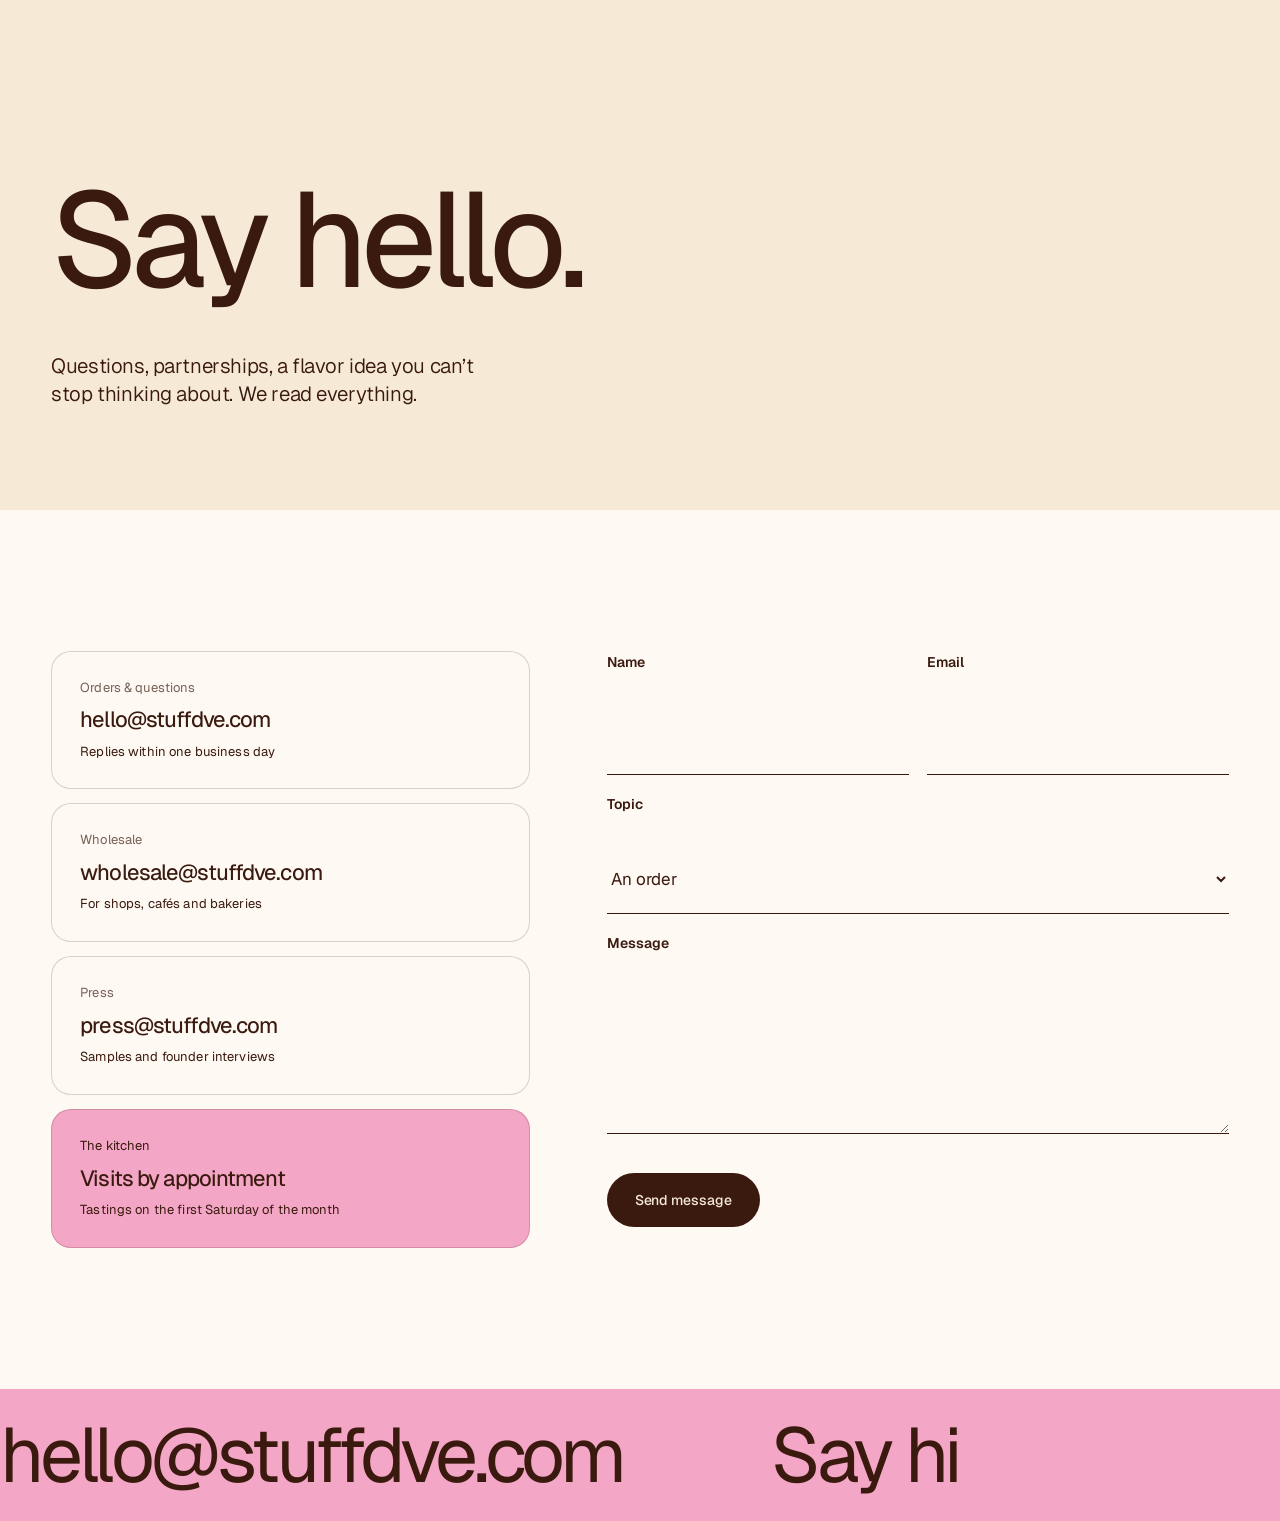
<file: contact.html>
<!doctype html>
<html lang="en">
<head>
  <meta charset="utf-8">
  <meta name="viewport" content="width=device-width, initial-scale=1">
  <title>Contact — Stuff’d.</title>
  <meta name="description" content="Get in touch with Stuff’d.: orders, wholesale, partner bakeries and press.">
  <meta name="theme-color" content="#F6EAD6">
  <link rel="canonical" href="https://stuffdve.com/contact.html">
  <meta property="og:type" content="website">
  <meta property="og:site_name" content="Stuff’d.">
  <meta property="og:title" content="Contact — Stuff’d.">
  <meta property="og:description" content="Get in touch with Stuff’d.: orders, wholesale, partner bakeries and press.">
  <meta property="og:url" content="https://stuffdve.com/contact.html">
  <meta property="og:image" content="https://stuffdve.com/assets/img/og.png">
  <meta property="og:image:width" content="1200">
  <meta property="og:image:height" content="630">
  <meta name="twitter:card" content="summary_large_image">
  <link rel="apple-touch-icon" href="assets/img/og.png">
  <link rel="icon" href="assets/img/favicon.svg" type="image/svg+xml">
  <link rel="preconnect" href="https://fonts.googleapis.com">
  <link rel="preconnect" href="https://fonts.gstatic.com" crossorigin>
  <link href="https://fonts.googleapis.com/css2?family=Geist:wght@100..900&family=Geist+Mono:wght@300..600&family=Fraunces:opsz,wght,SOFT,WONK@9..144,100..900,0..100,0..1&display=swap" rel="stylesheet">
  <link rel="stylesheet" href="assets/css/style.css?v=10">
  <script>try{var c=document.documentElement.classList,n=sessionStorage.getItem("stuffd-nav")==="1",s=sessionStorage.getItem("stuffd-seen")==="1";if(n)c.add("is-nav");if(n||s)c.add("skip-preloader")}catch(e){}</script>
</head>
<body data-page="contact">
  <div id="smooth-wrapper">
    <div id="smooth-content">
      <main id="main">
        <section class="page-hero bg-cream" data-salt>
          <div class="wrap">
            <h1 class="display d-xxl" data-split="chars" data-now>Say <em>hello.</em></h1>
            <div class="hero-meta"><p class="lede" data-split="lines" data-now data-delay=".4">Questions, partnerships, a flavor idea you can’t stop thinking about. We read everything.</p></div>
          </div>
        </section>
        <section class="section bg-milk">
          <div class="wrap contact-grid">
            <div class="contact-cards">
              <div class="contact-card" data-reveal><span class="small muted">Orders & questions</span><strong>hello@stuffdve.com</strong><span class="small">Replies within one business day</span></div>
              <div class="contact-card" data-reveal><span class="small muted">Wholesale</span><strong>wholesale@stuffdve.com</strong><span class="small">For shops, cafés and bakeries</span></div>
              <div class="contact-card" data-reveal><span class="small muted">Press</span><strong>press@stuffdve.com</strong><span class="small">Samples and founder interviews</span></div>
              <div class="contact-card" data-reveal style="background:var(--pink)"><span class="small">The kitchen</span><strong>Visits by appointment</strong><span class="small">Tastings on the first Saturday of the month</span></div>
            </div>
            <form class="form" data-fake-form data-success="Message sent. Talk soon." data-reveal>
              <div class="field"><label for="cName">Name</label><input id="cName" required autocomplete="name"></div>
              <div class="field"><label for="cEmail">Email</label><input id="cEmail" type="email" required autocomplete="email"></div>
              <div class="field full"><label for="cTopic">Topic</label><select id="cTopic"><option>An order</option><option>Partner bakery</option><option>Wholesale</option><option>Press</option><option>A flavor idea</option><option>Something else</option></select></div>
              <div class="field full"><label for="cMsg">Message</label><textarea id="cMsg" required></textarea></div>
              <div class="field full" style="display:flex;gap:20px;align-items:center;flex-wrap:wrap"><button class="btn" type="submit" data-magnetic><span class="btn-label">Send message</span></button><p class="form-msg" aria-live="polite" style="margin:0"></p></div>
            </form>
          </div>
        </section>
        <div class="marquee bg-pink" data-marquee-speed="50">
          <div class="marquee-track"><div class="marquee-group">
            <span class="marquee-item">hello@stuffdve.com</span><span class="marquee-sep" data-bite="original" data-cut></span>
            <span class="marquee-item"><em>Say hi</em></span><span class="marquee-sep" data-bite="strawberry" data-cut></span>
          </div></div>
        </div>
      </main>
      <div data-footer></div>
    </div>
  </div>

  <script src="https://cdn.jsdelivr.net/combine/npm/gsap@3.13.0/dist/gsap.min.js,npm/gsap@3.13.0/dist/CustomEase.min.js,npm/gsap@3.13.0/dist/CustomBounce.min.js,npm/gsap@3.13.0/dist/CustomWiggle.min.js,npm/gsap@3.13.0/dist/EasePack.min.js,npm/gsap@3.13.0/dist/ScrollTrigger.min.js,npm/gsap@3.13.0/dist/ScrollSmoother.min.js,npm/gsap@3.13.0/dist/ScrollToPlugin.min.js,npm/gsap@3.13.0/dist/SplitText.min.js,npm/gsap@3.13.0/dist/ScrambleTextPlugin.min.js,npm/gsap@3.13.0/dist/TextPlugin.min.js,npm/gsap@3.13.0/dist/DrawSVGPlugin.min.js,npm/gsap@3.13.0/dist/MorphSVGPlugin.min.js,npm/gsap@3.13.0/dist/MotionPathPlugin.min.js,npm/gsap@3.13.0/dist/Flip.min.js,npm/gsap@3.13.0/dist/Draggable.min.js,npm/gsap@3.13.0/dist/InertiaPlugin.min.js,npm/gsap@3.13.0/dist/Observer.min.js,npm/gsap@3.13.0/dist/Physics2DPlugin.min.js,npm/gsap@3.13.0/dist/PhysicsPropsPlugin.min.js"></script>
  <script src="assets/js/site.js?v=10"></script>
</body>
</html>
</file>
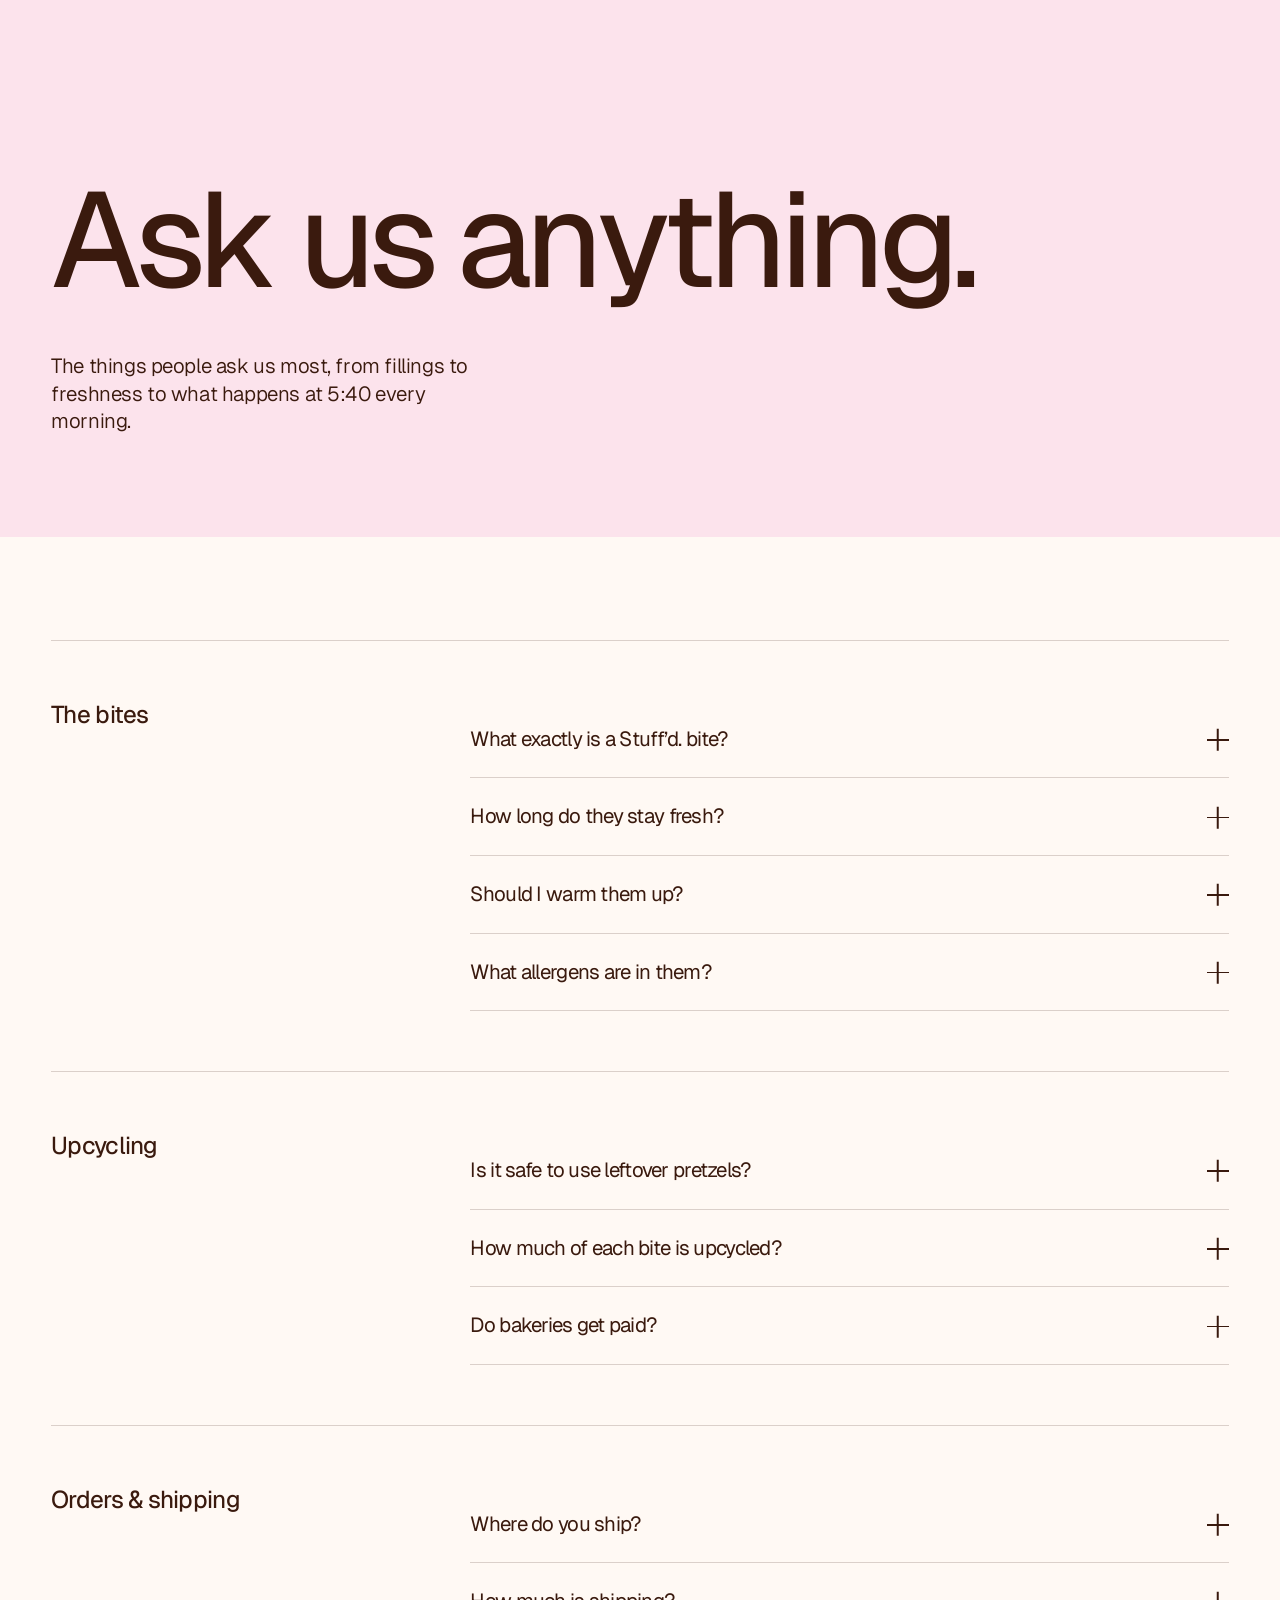
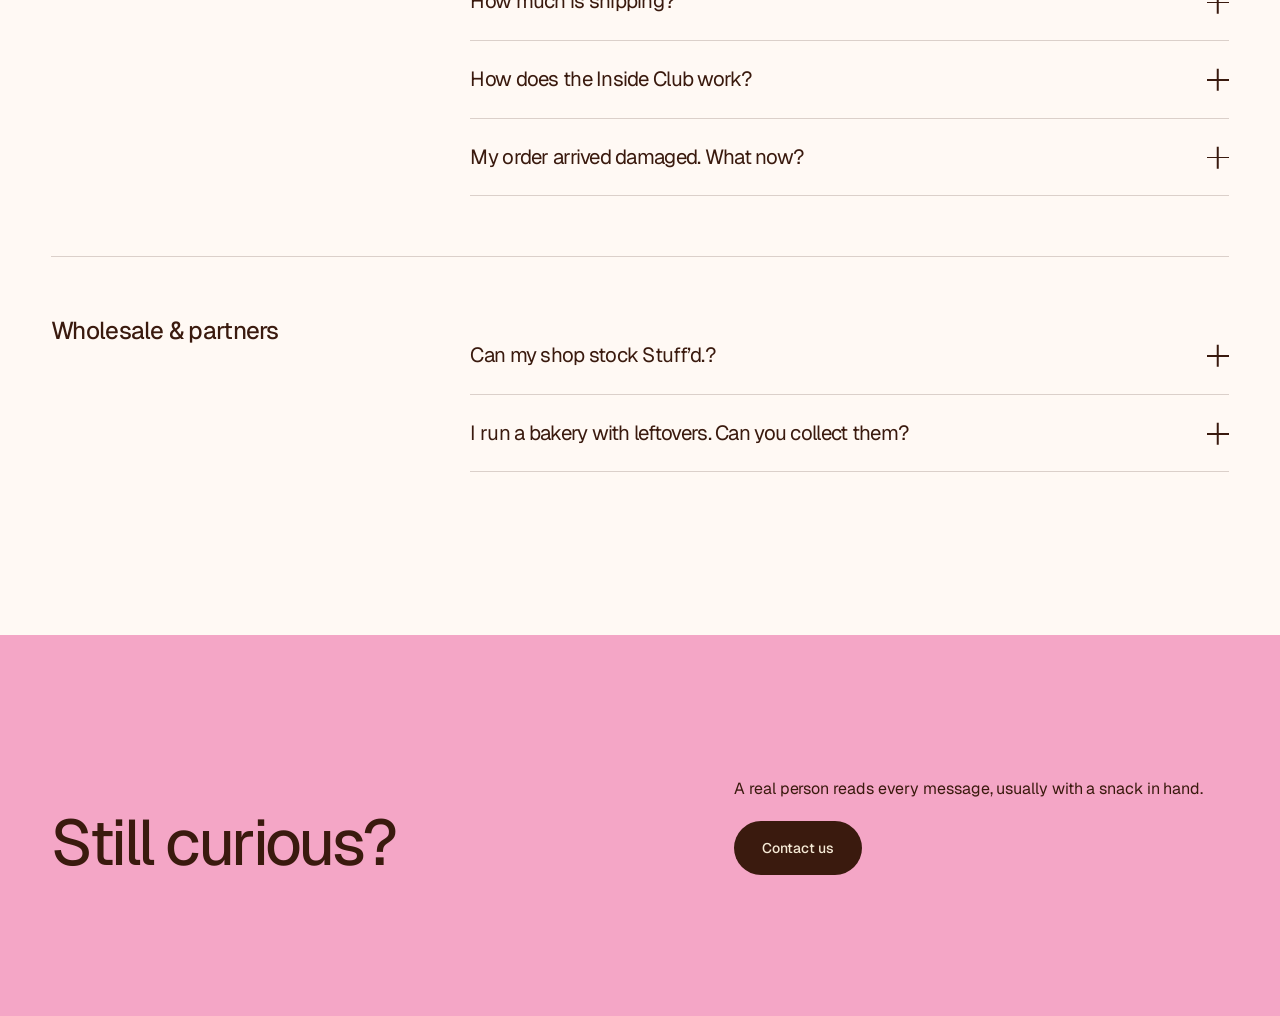
<file: faq.html>
<!doctype html>
<html lang="en">
<head>
  <meta charset="utf-8">
  <meta name="viewport" content="width=device-width, initial-scale=1">
  <title>FAQ — Stuff’d.</title>
  <meta name="description" content="Answers about Stuff’d. upcycled stuffed pretzels: freshness, allergens, shipping and more.">
  <meta name="theme-color" content="#FCE3EC">
  <link rel="canonical" href="https://stuffdve.com/faq.html">
  <meta property="og:type" content="website">
  <meta property="og:site_name" content="Stuff’d.">
  <meta property="og:title" content="FAQ — Stuff’d.">
  <meta property="og:description" content="Answers about Stuff’d. upcycled stuffed pretzels: freshness, allergens, shipping and more.">
  <meta property="og:url" content="https://stuffdve.com/faq.html">
  <meta property="og:image" content="https://stuffdve.com/assets/img/og.png">
  <meta property="og:image:width" content="1200">
  <meta property="og:image:height" content="630">
  <meta name="twitter:card" content="summary_large_image">
  <link rel="apple-touch-icon" href="assets/img/og.png">
  <link rel="icon" href="assets/img/favicon.svg" type="image/svg+xml">
  <link rel="preconnect" href="https://fonts.googleapis.com">
  <link rel="preconnect" href="https://fonts.gstatic.com" crossorigin>
  <link href="https://fonts.googleapis.com/css2?family=Geist:wght@100..900&family=Geist+Mono:wght@300..600&family=Fraunces:opsz,wght,SOFT,WONK@9..144,100..900,0..100,0..1&display=swap" rel="stylesheet">
  <link rel="stylesheet" href="assets/css/style.css?v=10">
  <script>try{var c=document.documentElement.classList,n=sessionStorage.getItem("stuffd-nav")==="1",s=sessionStorage.getItem("stuffd-seen")==="1";if(n)c.add("is-nav");if(n||s)c.add("skip-preloader")}catch(e){}</script>
</head>
<body data-page="faq">
  <div id="smooth-wrapper">
    <div id="smooth-content">
      <main id="main">
        <section class="page-hero bg-blush" data-salt>
          <div class="wrap">
            <h1 class="display d-xxl" data-split="chars" data-now>Ask us <em>anything.</em></h1>
            <div class="hero-meta"><p class="lede" data-split="lines" data-now data-delay=".4">The things people ask us most, from fillings to freshness to what happens at 5:40 every morning.</p></div>
          </div>
        </section>
        <section class="section--tight bg-milk">
          <div class="wrap">
          <div class="faq-group" data-reveal>
            <div><h2 class="display d-s">The bites</h2></div>
            <div>
                <div class="acc-item"><button class="acc-btn">What exactly is a Stuff’d. bite?<span class="acc-icon"></span></button><div class="acc-panel"><p>A soft pretzel bite made from dough that includes rescued, milled pretzels, hand-filled with something delicious and baked twice.</p></div></div>
                <div class="acc-item"><button class="acc-btn">How long do they stay fresh?<span class="acc-icon"></span></button><div class="acc-panel"><p>Sealed bags keep for 10 weeks in the pantry. Once open, eat within three days.</p></div></div>
                <div class="acc-item"><button class="acc-btn">Should I warm them up?<span class="acc-icon"></span></button><div class="acc-panel"><p>They’re great at room temperature. Eight minutes at 350°F, or four in an air fryer, brings the fillings back to molten.</p></div></div>
                <div class="acc-item"><button class="acc-btn">What allergens are in them?<span class="acc-icon"></span></button><div class="acc-panel"><p>All bites contain wheat and milk. Hazel Darling contains hazelnuts. Everything Schmear contains sesame. Our kitchen handles tree nuts, so we can’t guarantee any bite is nut-free.</p></div></div>
            </div>
          </div>
          <div class="faq-group" data-reveal>
            <div><h2 class="display d-s">Upcycling</h2></div>
            <div>
                <div class="acc-item"><button class="acc-btn">Is it safe to use leftover pretzels?<span class="acc-icon"></span></button><div class="acc-panel"><p>Yes. We only collect pretzels that were baked the day before, stored properly and never served. They’re dried and milled before going back into dough, then baked again at high heat.</p></div></div>
                <div class="acc-item"><button class="acc-btn">How much of each bite is upcycled?<span class="acc-icon"></span></button><div class="acc-panel"><p>About 40% of the crust by weight comes from rescued pretzels. That’s roughly 40 grams per bag.</p></div></div>
                <div class="acc-item"><button class="acc-btn">Do bakeries get paid?<span class="acc-icon"></span></button><div class="acc-panel"><p>Always. Partner bakeries are paid for every kilo we collect, or receive credit against their own Stuff’d. orders.</p></div></div>
            </div>
          </div>
          <div class="faq-group" data-reveal>
            <div><h2 class="display d-s">Orders & shipping</h2></div>
            <div>
                <div class="acc-item"><button class="acc-btn">Where do you ship?<span class="acc-icon"></span></button><div class="acc-panel"><p>Anywhere in the contiguous United States. Orders leave our kitchen within two business days.</p></div></div>
                <div class="acc-item"><button class="acc-btn">How much is shipping?<span class="acc-icon"></span></button><div class="acc-panel"><p>Free on orders over $45. Otherwise a flat $6.</p></div></div>
                <div class="acc-item"><button class="acc-btn">How does the Inside Club work?<span class="acc-icon"></span></button><div class="acc-panel"><p>Choose your flavors and how often you want a box: every two, four or eight weeks. Members save 15% and can skip, change or cancel anytime.</p></div></div>
                <div class="acc-item"><button class="acc-btn">My order arrived damaged. What now?<span class="acc-icon"></span></button><div class="acc-panel"><p>Send a photo to hello@stuffdve.com and we’ll send a replacement. No forms, no fuss.</p></div></div>
            </div>
          </div>
          <div class="faq-group" data-reveal>
            <div><h2 class="display d-s">Wholesale & partners</h2></div>
            <div>
                <div class="acc-item"><button class="acc-btn">Can my shop stock Stuff’d.?<span class="acc-icon"></span></button><div class="acc-panel"><p>We’d love that. Head to our wholesale page and apply; we reply within two business days.</p></div></div>
                <div class="acc-item"><button class="acc-btn">I run a bakery with leftovers. Can you collect them?<span class="acc-icon"></span></button><div class="acc-panel"><p>If you’re on or near our route, yes. Get in touch through the contact page and choose “Partner bakery.”</p></div></div>
            </div>
          </div>
          </div>
        </section>
        <section class="section bg-pink">
          <div class="wrap cta-band">
            <h2 class="display d-l" data-split="lines">Still <em>curious?</em></h2>
            <div style="display:grid;gap:20px;justify-items:start"><p class="body-l" data-reveal>A real person reads every message, usually with a snack in hand.</p><a class="btn" href="contact.html" data-magnetic data-reveal><span class="btn-label">Contact us</span></a></div>
          </div>
        </section>
      </main>
      <div data-footer></div>
    </div>
  </div>

  <script src="https://cdn.jsdelivr.net/combine/npm/gsap@3.13.0/dist/gsap.min.js,npm/gsap@3.13.0/dist/CustomEase.min.js,npm/gsap@3.13.0/dist/CustomBounce.min.js,npm/gsap@3.13.0/dist/CustomWiggle.min.js,npm/gsap@3.13.0/dist/EasePack.min.js,npm/gsap@3.13.0/dist/ScrollTrigger.min.js,npm/gsap@3.13.0/dist/ScrollSmoother.min.js,npm/gsap@3.13.0/dist/ScrollToPlugin.min.js,npm/gsap@3.13.0/dist/SplitText.min.js,npm/gsap@3.13.0/dist/ScrambleTextPlugin.min.js,npm/gsap@3.13.0/dist/TextPlugin.min.js,npm/gsap@3.13.0/dist/DrawSVGPlugin.min.js,npm/gsap@3.13.0/dist/MorphSVGPlugin.min.js,npm/gsap@3.13.0/dist/MotionPathPlugin.min.js,npm/gsap@3.13.0/dist/Flip.min.js,npm/gsap@3.13.0/dist/Draggable.min.js,npm/gsap@3.13.0/dist/InertiaPlugin.min.js,npm/gsap@3.13.0/dist/Observer.min.js,npm/gsap@3.13.0/dist/Physics2DPlugin.min.js,npm/gsap@3.13.0/dist/PhysicsPropsPlugin.min.js"></script>
  <script src="assets/js/site.js?v=10"></script>
</body>
</html>
</file>
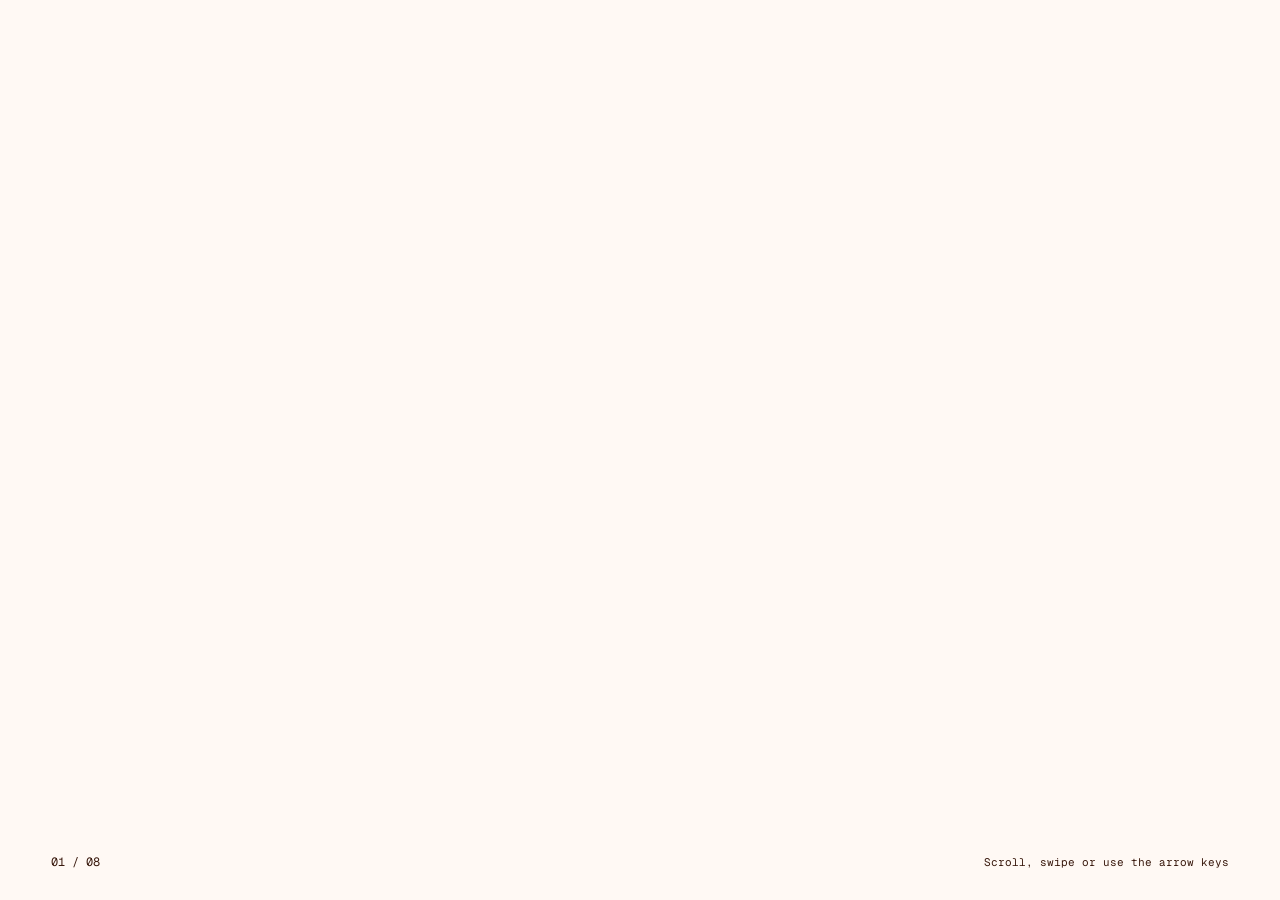
<file: flavors.html>
<!doctype html>
<html lang="en">
<head>
  <meta charset="utf-8">
  <meta name="viewport" content="width=device-width, initial-scale=1">
  <title>The Lineup — Stuff’d.</title>
  <meta name="description" content="Meet all seven Stuff’d. fillings, from The Original to Strawberry Shortcake.">
  <meta name="theme-color" content="#F7D98A">
  <link rel="canonical" href="https://stuffdve.com/flavors.html">
  <meta property="og:type" content="website">
  <meta property="og:site_name" content="Stuff’d.">
  <meta property="og:title" content="The Lineup — Stuff’d.">
  <meta property="og:description" content="Meet all seven Stuff’d. fillings, from The Original to Strawberry Shortcake.">
  <meta property="og:url" content="https://stuffdve.com/flavors.html">
  <meta property="og:image" content="https://stuffdve.com/assets/img/og.png">
  <meta property="og:image:width" content="1200">
  <meta property="og:image:height" content="630">
  <meta name="twitter:card" content="summary_large_image">
  <link rel="apple-touch-icon" href="assets/img/og.png">
  <link rel="icon" href="assets/img/favicon.svg" type="image/svg+xml">
  <link rel="preconnect" href="https://fonts.googleapis.com">
  <link rel="preconnect" href="https://fonts.gstatic.com" crossorigin>
  <link href="https://fonts.googleapis.com/css2?family=Geist:wght@100..900&family=Geist+Mono:wght@300..600&family=Fraunces:opsz,wght,SOFT,WONK@9..144,100..900,0..100,0..1&display=swap" rel="stylesheet">
  <link rel="stylesheet" href="assets/css/style.css?v=10">
  <script>try{var c=document.documentElement.classList,n=sessionStorage.getItem("stuffd-nav")==="1",s=sessionStorage.getItem("stuffd-seen")==="1";if(n)c.add("is-nav");if(n||s)c.add("skip-preloader")}catch(e){}</script>
</head>
<body data-page="lineup" class="lineup-body">
  <main id="main" class="lineup" aria-roledescription="carousel" aria-label="The flavor lineup"></main>
  <nav class="slide-index" id="slideIndex" aria-label="Choose a flavor"></nav>
  <div class="slide-count" id="slideCount" aria-live="polite">01 / 08</div>
  <div class="slide-hint">Scroll, swipe or use the arrow keys</div>

  <script src="https://cdn.jsdelivr.net/combine/npm/gsap@3.13.0/dist/gsap.min.js,npm/gsap@3.13.0/dist/CustomEase.min.js,npm/gsap@3.13.0/dist/CustomBounce.min.js,npm/gsap@3.13.0/dist/CustomWiggle.min.js,npm/gsap@3.13.0/dist/EasePack.min.js,npm/gsap@3.13.0/dist/ScrollTrigger.min.js,npm/gsap@3.13.0/dist/ScrollSmoother.min.js,npm/gsap@3.13.0/dist/ScrollToPlugin.min.js,npm/gsap@3.13.0/dist/SplitText.min.js,npm/gsap@3.13.0/dist/ScrambleTextPlugin.min.js,npm/gsap@3.13.0/dist/TextPlugin.min.js,npm/gsap@3.13.0/dist/DrawSVGPlugin.min.js,npm/gsap@3.13.0/dist/MorphSVGPlugin.min.js,npm/gsap@3.13.0/dist/MotionPathPlugin.min.js,npm/gsap@3.13.0/dist/Flip.min.js,npm/gsap@3.13.0/dist/Draggable.min.js,npm/gsap@3.13.0/dist/InertiaPlugin.min.js,npm/gsap@3.13.0/dist/Observer.min.js,npm/gsap@3.13.0/dist/Physics2DPlugin.min.js,npm/gsap@3.13.0/dist/PhysicsPropsPlugin.min.js"></script>
  <script src="assets/js/site.js?v=10"></script>
  <script src="assets/js/flavors.js?v=10"></script>
</body>
</html>
</file>
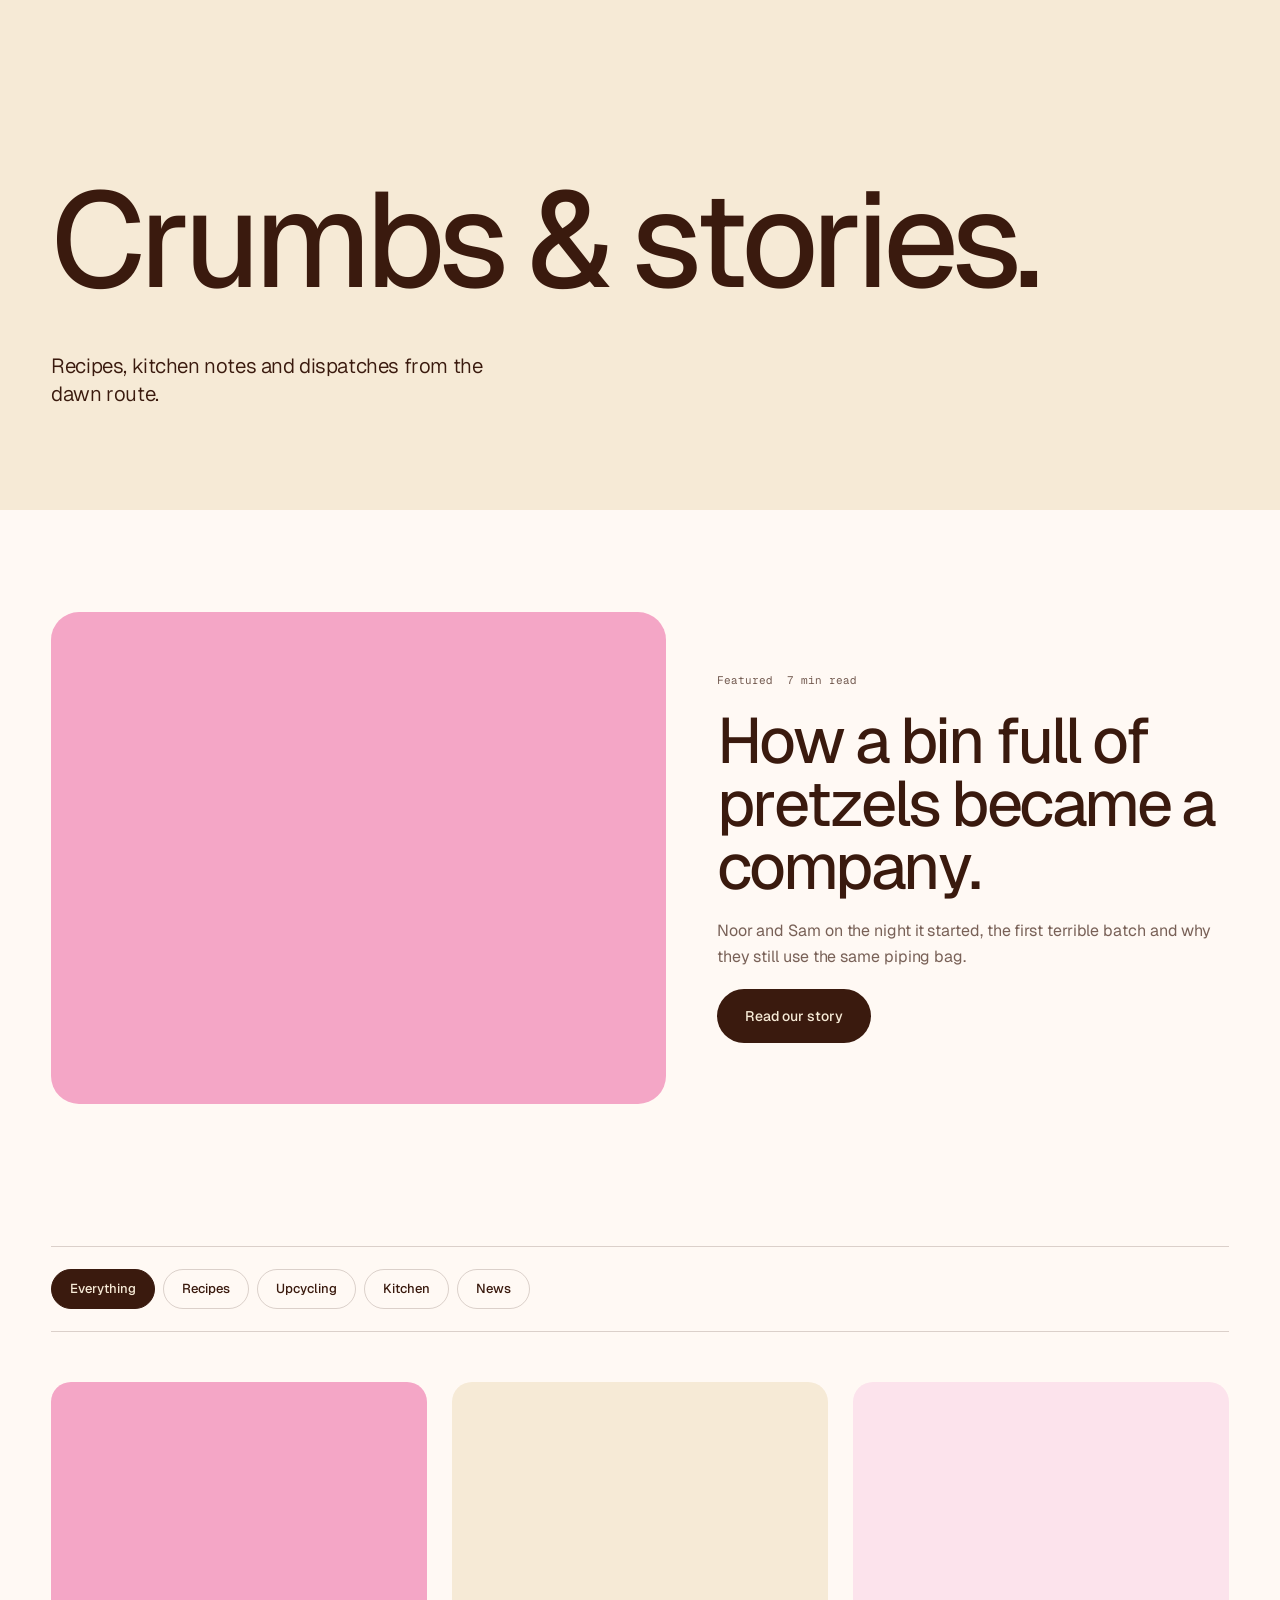
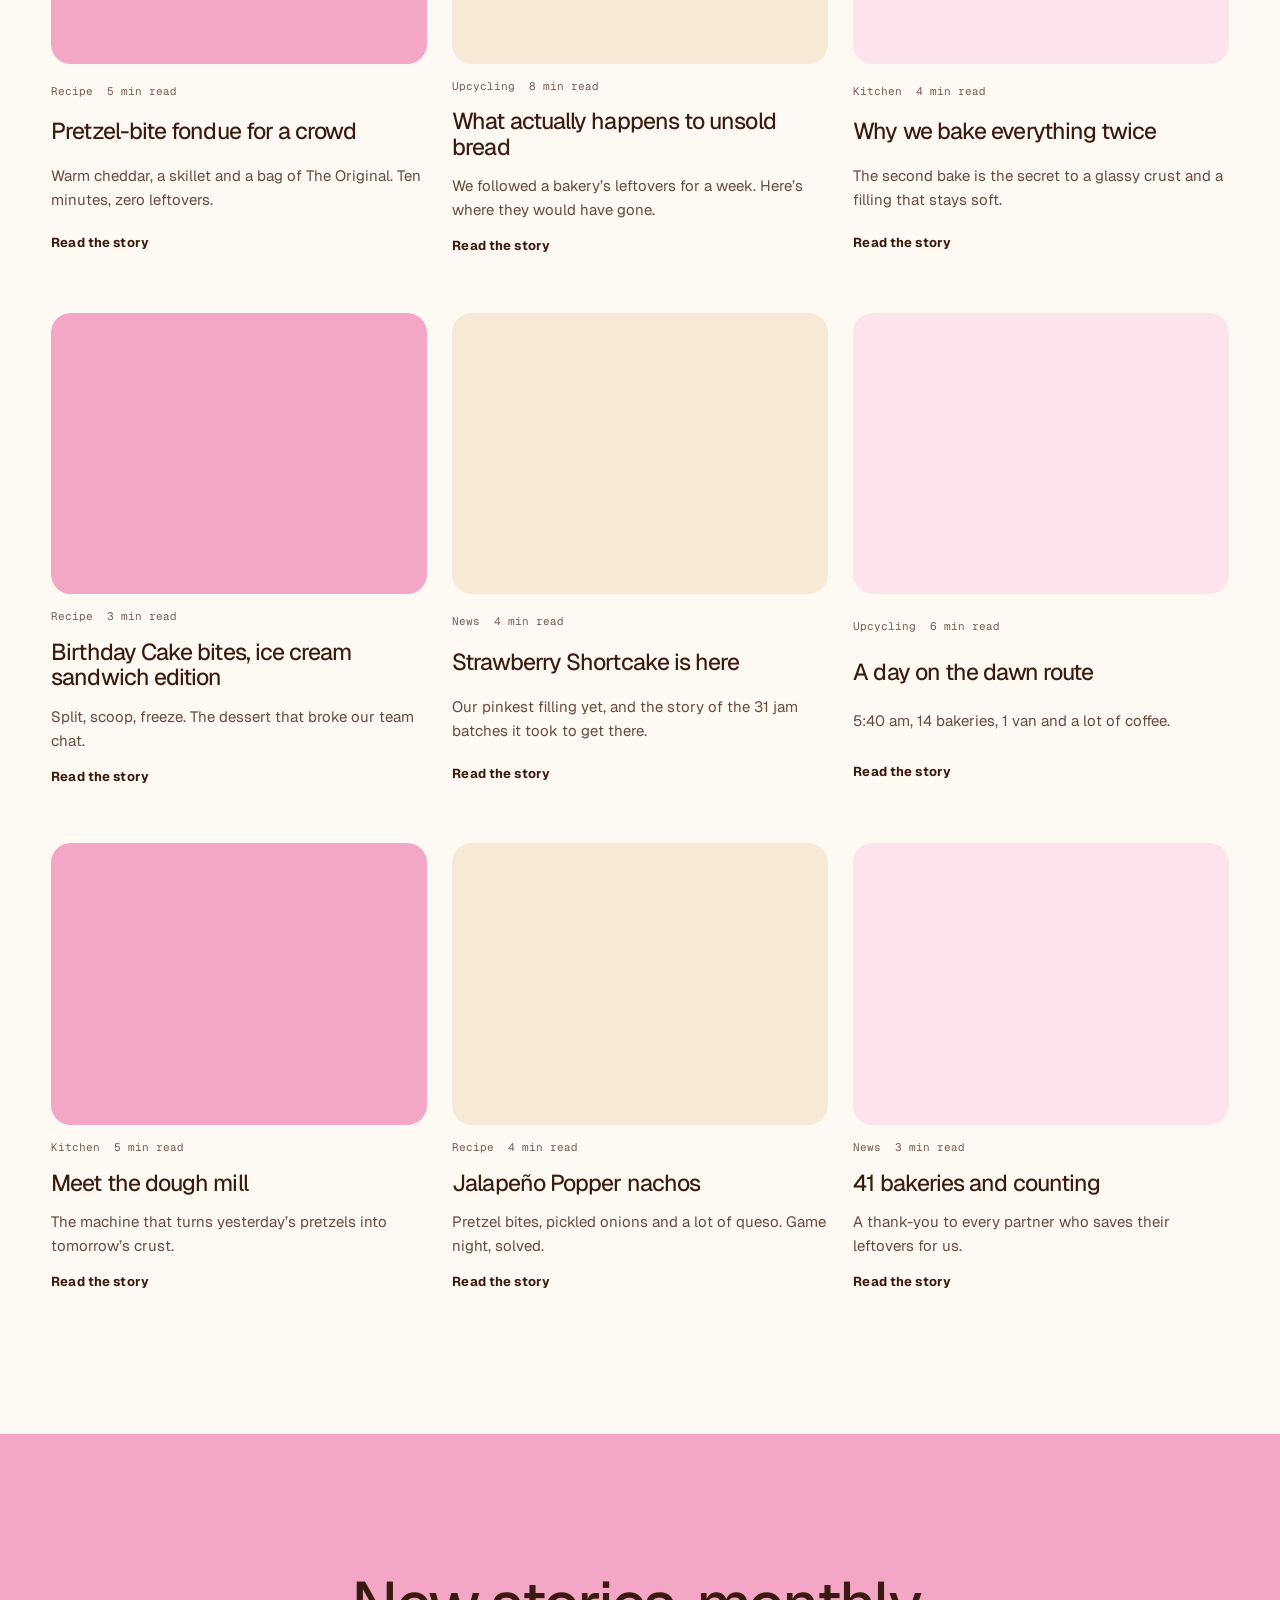
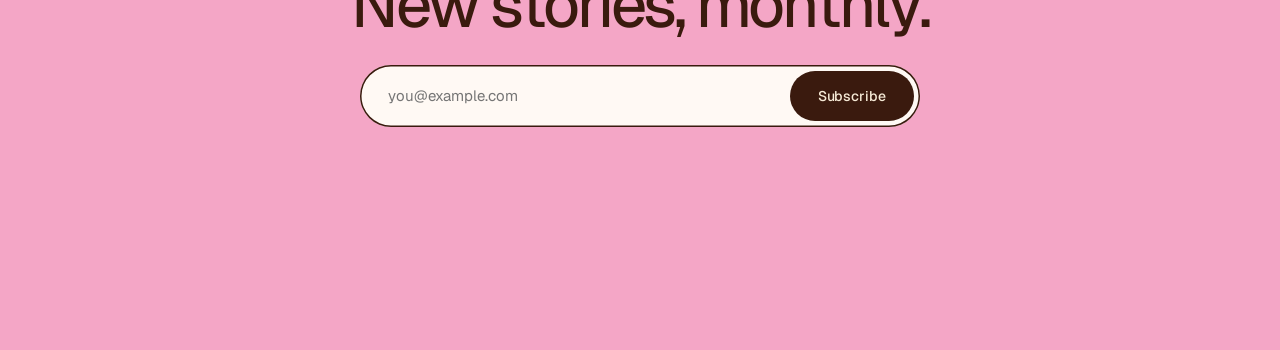
<file: journal.html>
<!doctype html>
<html lang="en">
<head>
  <meta charset="utf-8">
  <meta name="viewport" content="width=device-width, initial-scale=1">
  <title>Journal — Stuff’d.</title>
  <meta name="description" content="Recipes, kitchen notes and upcycling stories from Stuff’d.">
  <meta name="theme-color" content="#F6EAD6">
  <link rel="canonical" href="https://stuffdve.com/journal.html">
  <meta property="og:type" content="website">
  <meta property="og:site_name" content="Stuff’d.">
  <meta property="og:title" content="Journal — Stuff’d.">
  <meta property="og:description" content="Recipes, kitchen notes and upcycling stories from Stuff’d.">
  <meta property="og:url" content="https://stuffdve.com/journal.html">
  <meta property="og:image" content="https://stuffdve.com/assets/img/og.png">
  <meta property="og:image:width" content="1200">
  <meta property="og:image:height" content="630">
  <meta name="twitter:card" content="summary_large_image">
  <link rel="apple-touch-icon" href="assets/img/og.png">
  <link rel="icon" href="assets/img/favicon.svg" type="image/svg+xml">
  <link rel="preconnect" href="https://fonts.googleapis.com">
  <link rel="preconnect" href="https://fonts.gstatic.com" crossorigin>
  <link href="https://fonts.googleapis.com/css2?family=Geist:wght@100..900&family=Geist+Mono:wght@300..600&family=Fraunces:opsz,wght,SOFT,WONK@9..144,100..900,0..100,0..1&display=swap" rel="stylesheet">
  <link rel="stylesheet" href="assets/css/style.css?v=10">
  <script>try{var c=document.documentElement.classList,n=sessionStorage.getItem("stuffd-nav")==="1",s=sessionStorage.getItem("stuffd-seen")==="1";if(n)c.add("is-nav");if(n||s)c.add("skip-preloader")}catch(e){}</script>
</head>
<body data-page="journal">
  <div id="smooth-wrapper">
    <div id="smooth-content">
      <main id="main">
        <section class="page-hero bg-cream" data-salt>
          <div class="wrap">
            <h1 class="display d-xxl" data-split="chars" data-now>Crumbs & <em>stories.</em></h1>
            <div class="hero-meta"><p class="lede" data-split="lines" data-now data-delay=".4">Recipes, kitchen notes and dispatches from the dawn route.</p></div>
          </div>
        </section>

        <section class="section--tight bg-milk">
          <div class="wrap feature-post">
            <div class="post-art" style="--panel:var(--pink);aspect-ratio:5/4;border-radius:28px" data-speed="0.95" data-cursor="Read" data-bite="birthday" data-cut></div>
            <div style="display:grid;gap:20px">
              <div class="post-meta"><span>Featured</span><span>7 min read</span></div>
              <h2 class="display d-l" data-split="lines">How a bin full of pretzels became a <em>company.</em></h2>
              <p class="body-l muted" data-reveal>Noor and Sam on the night it started, the first terrible batch and why they still use the same piping bag.</p>
              <a class="btn" href="story.html" data-magnetic style="justify-self:start" data-reveal><span class="btn-label">Read our story</span></a>
            </div>
          </div>
        </section>

        <section class="section bg-milk" style="padding-top:40px">
          <div class="wrap">
            <div class="shop-bar" style="margin-bottom:50px">
              <div class="filters" data-filter-group="#posts" role="group" aria-label="Filter stories">
                <button class="chip" data-filter="all" aria-pressed="true">Everything</button>
                <button class="chip" data-filter="recipes" aria-pressed="false">Recipes</button>
                <button class="chip" data-filter="upcycling" aria-pressed="false">Upcycling</button>
                <button class="chip" data-filter="kitchen" aria-pressed="false">Kitchen</button>
                <button class="chip" data-filter="news" aria-pressed="false">News</button>
              </div>
            </div>
            <div class="posts" id="posts">
          <article class="post" data-cat="recipes" data-reveal>
            <div class="post-art" style="--panel:var(--pink)" data-cursor="Read" data-bite="original" data-cut></div>
            <div class="post-meta"><span>Recipe</span><span>5 min read</span></div>
            <h3>Pretzel-bite fondue for a crowd</h3><p>Warm cheddar, a skillet and a bag of The Original. Ten minutes, zero leftovers.</p>
            <button class="link-u small" data-soon style="justify-self:start;font-weight:700">Read the story</button>
          </article>
          <article class="post" data-cat="upcycling" data-reveal>
            <div class="post-art" style="--panel:var(--cream)" data-cursor="Read" data-bite="hazel" ></div>
            <div class="post-meta"><span>Upcycling</span><span>8 min read</span></div>
            <h3>What actually happens to unsold bread</h3><p>We followed a bakery’s leftovers for a week. Here’s where they would have gone.</p>
            <button class="link-u small" data-soon style="justify-self:start;font-weight:700">Read the story</button>
          </article>
          <article class="post" data-cat="kitchen" data-reveal>
            <div class="post-art" style="--panel:var(--blush)" data-cursor="Read" data-bite="cinnamon" data-cut></div>
            <div class="post-meta"><span>Kitchen</span><span>4 min read</span></div>
            <h3>Why we bake everything twice</h3><p>The second bake is the secret to a glassy crust and a filling that stays soft.</p>
            <button class="link-u small" data-soon style="justify-self:start;font-weight:700">Read the story</button>
          </article>
          <article class="post" data-cat="recipes" data-reveal>
            <div class="post-art" style="--panel:var(--pink)" data-cursor="Read" data-bite="birthday" ></div>
            <div class="post-meta"><span>Recipe</span><span>3 min read</span></div>
            <h3>Birthday Cake bites, ice cream sandwich edition</h3><p>Split, scoop, freeze. The dessert that broke our team chat.</p>
            <button class="link-u small" data-soon style="justify-self:start;font-weight:700">Read the story</button>
          </article>
          <article class="post" data-cat="news" data-reveal>
            <div class="post-art" style="--panel:var(--cream)" data-cursor="Read" data-bite="strawberry" data-cut></div>
            <div class="post-meta"><span>News</span><span>4 min read</span></div>
            <h3>Strawberry Shortcake is here</h3><p>Our pinkest filling yet, and the story of the 31 jam batches it took to get there.</p>
            <button class="link-u small" data-soon style="justify-self:start;font-weight:700">Read the story</button>
          </article>
          <article class="post" data-cat="upcycling" data-reveal>
            <div class="post-art" style="--panel:var(--blush)" data-cursor="Read" data-bite="everything" ></div>
            <div class="post-meta"><span>Upcycling</span><span>6 min read</span></div>
            <h3>A day on the dawn route</h3><p>5:40 am, 14 bakeries, 1 van and a lot of coffee.</p>
            <button class="link-u small" data-soon style="justify-self:start;font-weight:700">Read the story</button>
          </article>
          <article class="post" data-cat="kitchen" data-reveal>
            <div class="post-art" style="--panel:var(--pink)" data-cursor="Read" data-bite="original" data-cut></div>
            <div class="post-meta"><span>Kitchen</span><span>5 min read</span></div>
            <h3>Meet the dough mill</h3><p>The machine that turns yesterday’s pretzels into tomorrow’s crust.</p>
            <button class="link-u small" data-soon style="justify-self:start;font-weight:700">Read the story</button>
          </article>
          <article class="post" data-cat="recipes" data-reveal>
            <div class="post-art" style="--panel:var(--cream)" data-cursor="Read" data-bite="jalapeno" ></div>
            <div class="post-meta"><span>Recipe</span><span>4 min read</span></div>
            <h3>Jalapeño Popper nachos</h3><p>Pretzel bites, pickled onions and a lot of queso. Game night, solved.</p>
            <button class="link-u small" data-soon style="justify-self:start;font-weight:700">Read the story</button>
          </article>
          <article class="post" data-cat="news" data-reveal>
            <div class="post-art" style="--panel:var(--blush)" data-cursor="Read" data-bite="birthday" data-cut></div>
            <div class="post-meta"><span>News</span><span>3 min read</span></div>
            <h3>41 bakeries and counting</h3><p>A thank-you to every partner who saves their leftovers for us.</p>
            <button class="link-u small" data-soon style="justify-self:start;font-weight:700">Read the story</button>
          </article>
            </div>
          </div>
        </section>

        <section class="section bg-pink">
          <div class="wrap join">
            <h2 class="display d-l" data-split="chars">New stories, <em>monthly.</em></h2>
            <form class="join-form" data-fake-form data-success="Subscribed. The next story is yours first." data-reveal>
              <label class="sr-only" for="jEmail">Email address</label>
              <input id="jEmail" type="email" required placeholder="you@example.com">
              <button class="btn" type="submit" data-magnetic><span class="btn-label">Subscribe</span></button>
            </form>
            <p class="form-msg" aria-live="polite"></p>
          </div>
        </section>
      </main>
      <div data-footer></div>
    </div>
  </div>

  <script src="https://cdn.jsdelivr.net/combine/npm/gsap@3.13.0/dist/gsap.min.js,npm/gsap@3.13.0/dist/CustomEase.min.js,npm/gsap@3.13.0/dist/CustomBounce.min.js,npm/gsap@3.13.0/dist/CustomWiggle.min.js,npm/gsap@3.13.0/dist/EasePack.min.js,npm/gsap@3.13.0/dist/ScrollTrigger.min.js,npm/gsap@3.13.0/dist/ScrollSmoother.min.js,npm/gsap@3.13.0/dist/ScrollToPlugin.min.js,npm/gsap@3.13.0/dist/SplitText.min.js,npm/gsap@3.13.0/dist/ScrambleTextPlugin.min.js,npm/gsap@3.13.0/dist/TextPlugin.min.js,npm/gsap@3.13.0/dist/DrawSVGPlugin.min.js,npm/gsap@3.13.0/dist/MorphSVGPlugin.min.js,npm/gsap@3.13.0/dist/MotionPathPlugin.min.js,npm/gsap@3.13.0/dist/Flip.min.js,npm/gsap@3.13.0/dist/Draggable.min.js,npm/gsap@3.13.0/dist/InertiaPlugin.min.js,npm/gsap@3.13.0/dist/Observer.min.js,npm/gsap@3.13.0/dist/Physics2DPlugin.min.js,npm/gsap@3.13.0/dist/PhysicsPropsPlugin.min.js"></script>
  <script src="assets/js/site.js?v=10"></script>
  <script>
    document.addEventListener("click", e => {
      const b = e.target.closest("[data-soon]");
      if (b) gsap.to(b, { duration: 0.9, scrambleText: { text: "Publishing soon", chars: "lowerCase", speed: 0.6 } });
    });
  </script>
</body>
</html>
</file>
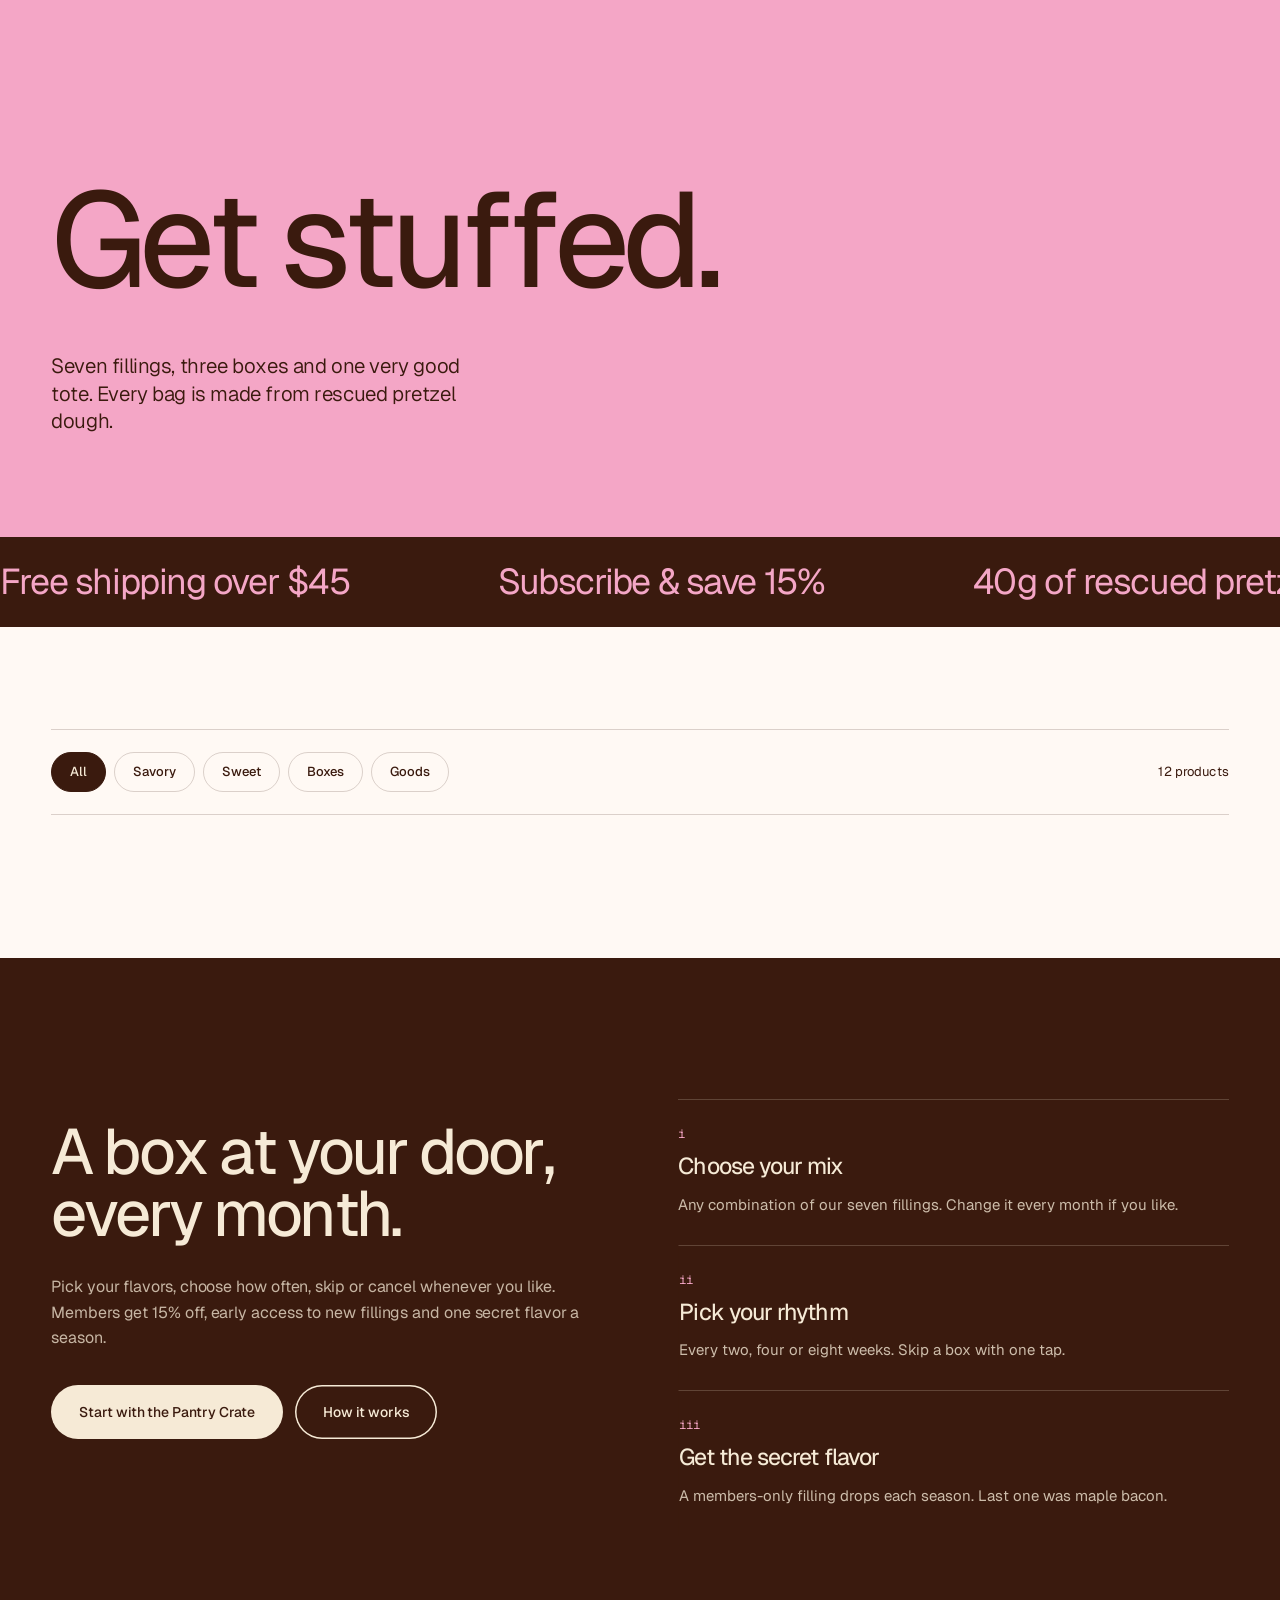
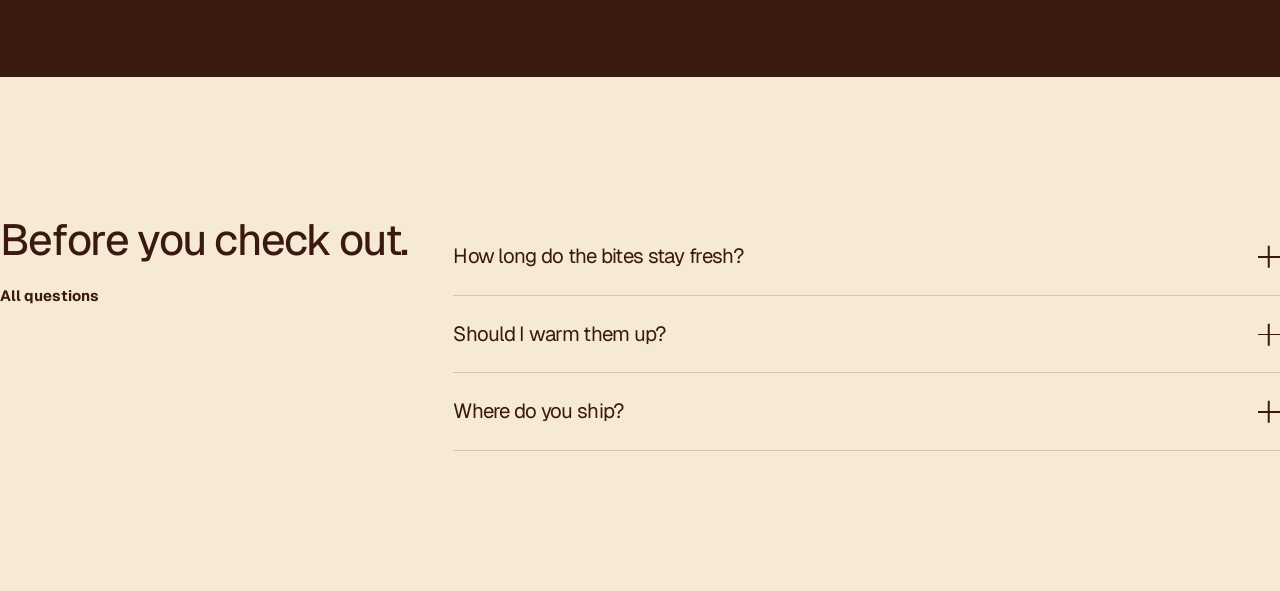
<file: shop.html>
<!doctype html>
<html lang="en">
<head>
  <meta charset="utf-8">
  <meta name="viewport" content="width=device-width, initial-scale=1">
  <title>Shop — Stuff’d.</title>
  <meta name="description" content="Shop upcycled stuffed pretzel bites: savory, sweet, variety boxes and gifts.">
  <meta name="theme-color" content="#F4A6C6">
  <link rel="canonical" href="https://stuffdve.com/shop.html">
  <meta property="og:type" content="website">
  <meta property="og:site_name" content="Stuff’d.">
  <meta property="og:title" content="Shop — Stuff’d.">
  <meta property="og:description" content="Shop upcycled stuffed pretzel bites: savory, sweet, variety boxes and gifts.">
  <meta property="og:url" content="https://stuffdve.com/shop.html">
  <meta property="og:image" content="https://stuffdve.com/assets/img/og.png">
  <meta property="og:image:width" content="1200">
  <meta property="og:image:height" content="630">
  <meta name="twitter:card" content="summary_large_image">
  <link rel="apple-touch-icon" href="assets/img/og.png">
  <link rel="icon" href="assets/img/favicon.svg" type="image/svg+xml">
  <link rel="preconnect" href="https://fonts.googleapis.com">
  <link rel="preconnect" href="https://fonts.gstatic.com" crossorigin>
  <link href="https://fonts.googleapis.com/css2?family=Geist:wght@100..900&family=Geist+Mono:wght@300..600&family=Fraunces:opsz,wght,SOFT,WONK@9..144,100..900,0..100,0..1&display=swap" rel="stylesheet">
  <link rel="stylesheet" href="assets/css/style.css?v=10">
  <script>try{var c=document.documentElement.classList,n=sessionStorage.getItem("stuffd-nav")==="1",s=sessionStorage.getItem("stuffd-seen")==="1";if(n)c.add("is-nav");if(n||s)c.add("skip-preloader")}catch(e){}</script>
</head>
<body data-page="shop">
  <div id="smooth-wrapper">
    <div id="smooth-content">
      <main id="main">

        <section class="page-hero bg-pink" data-salt>
          <div class="wrap">
            <h1 class="display d-xxl" data-split="chars" data-now>Get <em>stuffed.</em></h1>
            <div class="hero-meta">
              <p class="lede" data-split="lines" data-now data-delay=".4">Seven fillings, three boxes and one very good tote. Every bag is made from rescued pretzel dough.</p>
              <div data-speed="1.2" style="width:clamp(160px,18vw,300px)" data-bite="strawberry" data-cut data-float></div>
            </div>
          </div>
        </section>

        <div class="marquee marquee--band" data-marquee-speed="55">
          <div class="marquee-track">
            <div class="marquee-group">
              <span class="marquee-item">Free shipping over $45</span><span class="marquee-sep" data-pretzel></span>
              <span class="marquee-item"><em>Subscribe</em> & save 15%</span><span class="marquee-sep" data-pretzel></span>
              <span class="marquee-item">40g of rescued pretzel per bag</span><span class="marquee-sep" data-pretzel></span>
              <span class="marquee-item">Baked <em>twice</em></span><span class="marquee-sep" data-pretzel></span>
            </div>
          </div>
        </div>

        <section class="section--tight bg-milk" id="boxes">
          <div class="wrap">
            <div class="shop-bar">
              <div class="filters" data-filter-group="#products" role="group" aria-label="Filter products">
                <button class="chip" data-filter="all" aria-pressed="true">All</button>
                <button class="chip" data-filter="savory" aria-pressed="false">Savory</button>
                <button class="chip" data-filter="sweet" aria-pressed="false">Sweet</button>
                <button class="chip" data-filter="boxes" aria-pressed="false">Boxes</button>
                <button class="chip" data-filter="goods" aria-pressed="false">Goods</button>
              </div>
              <span class="small" id="productCount" aria-live="polite">12 products</span>
            </div>
            <div class="products" id="products"></div>
          </div>
        </section>

        <section class="section bg-cocoa" data-header="dark">
          <div class="wrap split-2">
            <div>
              <h2 class="display d-l" data-split="lines" style="margin:22px 0 28px">A box at your door, <em>every month.</em></h2>
              <p class="body-l" style="color:rgba(246,234,214,.75)" data-reveal>Pick your flavors, choose how often, skip or cancel whenever you like. Members get 15% off, early access to new fillings and one secret flavor a season.</p>
              <div style="display:flex;gap:12px;margin-top:34px;flex-wrap:wrap" data-reveal>
                <button class="btn btn--light" data-add="crate" data-magnetic><span class="btn-label">Start with the Pantry Crate</span></button>
                <a class="btn btn--ghost" href="faq.html" style="color:var(--cream);box-shadow:inset 0 0 0 1.5px var(--cream)"><span class="btn-label">How it works</span></a>
              </div>
            </div>
            <div style="display:grid;gap:0">
              <div class="step" style="border-top:1px solid rgba(246,234,214,.2);padding:28px 0" data-reveal><span class="n" style="color:var(--pink)">i</span><h3>Choose your mix</h3><p>Any combination of our seven fillings. Change it every month if you like.</p></div>
              <div class="step" style="border-top:1px solid rgba(246,234,214,.2);padding:28px 0" data-reveal><span class="n" style="color:var(--pink)">ii</span><h3>Pick your rhythm</h3><p>Every two, four or eight weeks. Skip a box with one tap.</p></div>
              <div class="step" style="border-top:1px solid rgba(246,234,214,.2);padding:28px 0" data-reveal><span class="n" style="color:var(--pink)">iii</span><h3>Get the secret flavor</h3><p>A members-only filling drops each season. Last one was maple bacon.</p></div>
            </div>
          </div>
        </section>

        <section class="section bg-cream">
          <div class="wrap faq-group" style="border-top:0;padding:0">
            <div>
              <h2 class="display d-m" data-split="lines">Before you <em>check out.</em></h2>
              <a class="link-u" href="faq.html" style="display:inline-block;margin-top:22px;font-weight:700">All questions</a>
            </div>
            <div>
              <div class="acc-item"><button class="acc-btn">How long do the bites stay fresh?<span class="acc-icon"></span></button><div class="acc-panel"><p>Sealed bags keep for 10 weeks in the pantry. Once open, eat within three days. If they last that long, we’re impressed.</p></div></div>
              <div class="acc-item"><button class="acc-btn">Should I warm them up?<span class="acc-icon"></span></button><div class="acc-panel"><p>They’re great at room temperature. Eight minutes at 350°F or four in an air fryer brings the fillings back to molten.</p></div></div>
              <div class="acc-item"><button class="acc-btn">Where do you ship?<span class="acc-icon"></span></button><div class="acc-panel"><p>Anywhere in the contiguous United States. Orders leave our bakery within two business days in insulated, recyclable packaging.</p></div></div>
            </div>
          </div>
        </section>

      </main>
      <div data-footer></div>
    </div>
  </div>

  <!-- quick view -->
  <div class="qv" id="qv" role="dialog" aria-modal="true" aria-labelledby="qvTitle" aria-hidden="true">
    <div class="qv-scrim" data-qv-close></div>
    <div class="qv-panel">
      <button class="qv-close" data-qv-close aria-label="Close">✕</button>
      <div class="qv-art" id="qvArt"></div>
      <div class="qv-body">
        <span class="small" id="qvSub"></span>
        <h2 class="display d-m" id="qvTitle"></h2>
        <p class="body-l" id="qvDesc"></p>
        <ul class="hz-notes" id="qvNotes" style="margin:0"></ul>
        <div class="nutri" id="qvNutri"></div>
        <div style="display:flex;gap:12px;align-items:center;flex-wrap:wrap">
          <div class="qty"><button aria-label="Decrease" data-qty="-1">−</button><output id="qvQty">1</output><button aria-label="Increase" data-qty="1">+</button></div>
          <button class="btn" id="qvAdd" data-add=""><span class="btn-label">Add to bag<span class="btn-price" id="qvPrice">$8</span></span></button>
        </div>
      </div>
    </div>
  </div>

  <script src="https://cdn.jsdelivr.net/combine/npm/gsap@3.13.0/dist/gsap.min.js,npm/gsap@3.13.0/dist/CustomEase.min.js,npm/gsap@3.13.0/dist/CustomBounce.min.js,npm/gsap@3.13.0/dist/CustomWiggle.min.js,npm/gsap@3.13.0/dist/EasePack.min.js,npm/gsap@3.13.0/dist/ScrollTrigger.min.js,npm/gsap@3.13.0/dist/ScrollSmoother.min.js,npm/gsap@3.13.0/dist/ScrollToPlugin.min.js,npm/gsap@3.13.0/dist/SplitText.min.js,npm/gsap@3.13.0/dist/ScrambleTextPlugin.min.js,npm/gsap@3.13.0/dist/TextPlugin.min.js,npm/gsap@3.13.0/dist/DrawSVGPlugin.min.js,npm/gsap@3.13.0/dist/MorphSVGPlugin.min.js,npm/gsap@3.13.0/dist/MotionPathPlugin.min.js,npm/gsap@3.13.0/dist/Flip.min.js,npm/gsap@3.13.0/dist/Draggable.min.js,npm/gsap@3.13.0/dist/InertiaPlugin.min.js,npm/gsap@3.13.0/dist/Observer.min.js,npm/gsap@3.13.0/dist/Physics2DPlugin.min.js,npm/gsap@3.13.0/dist/PhysicsPropsPlugin.min.js"></script>
  <script src="assets/js/site.js?v=10"></script>
  <script src="assets/js/shop.js?v=10"></script>
</body>
</html>
</file>
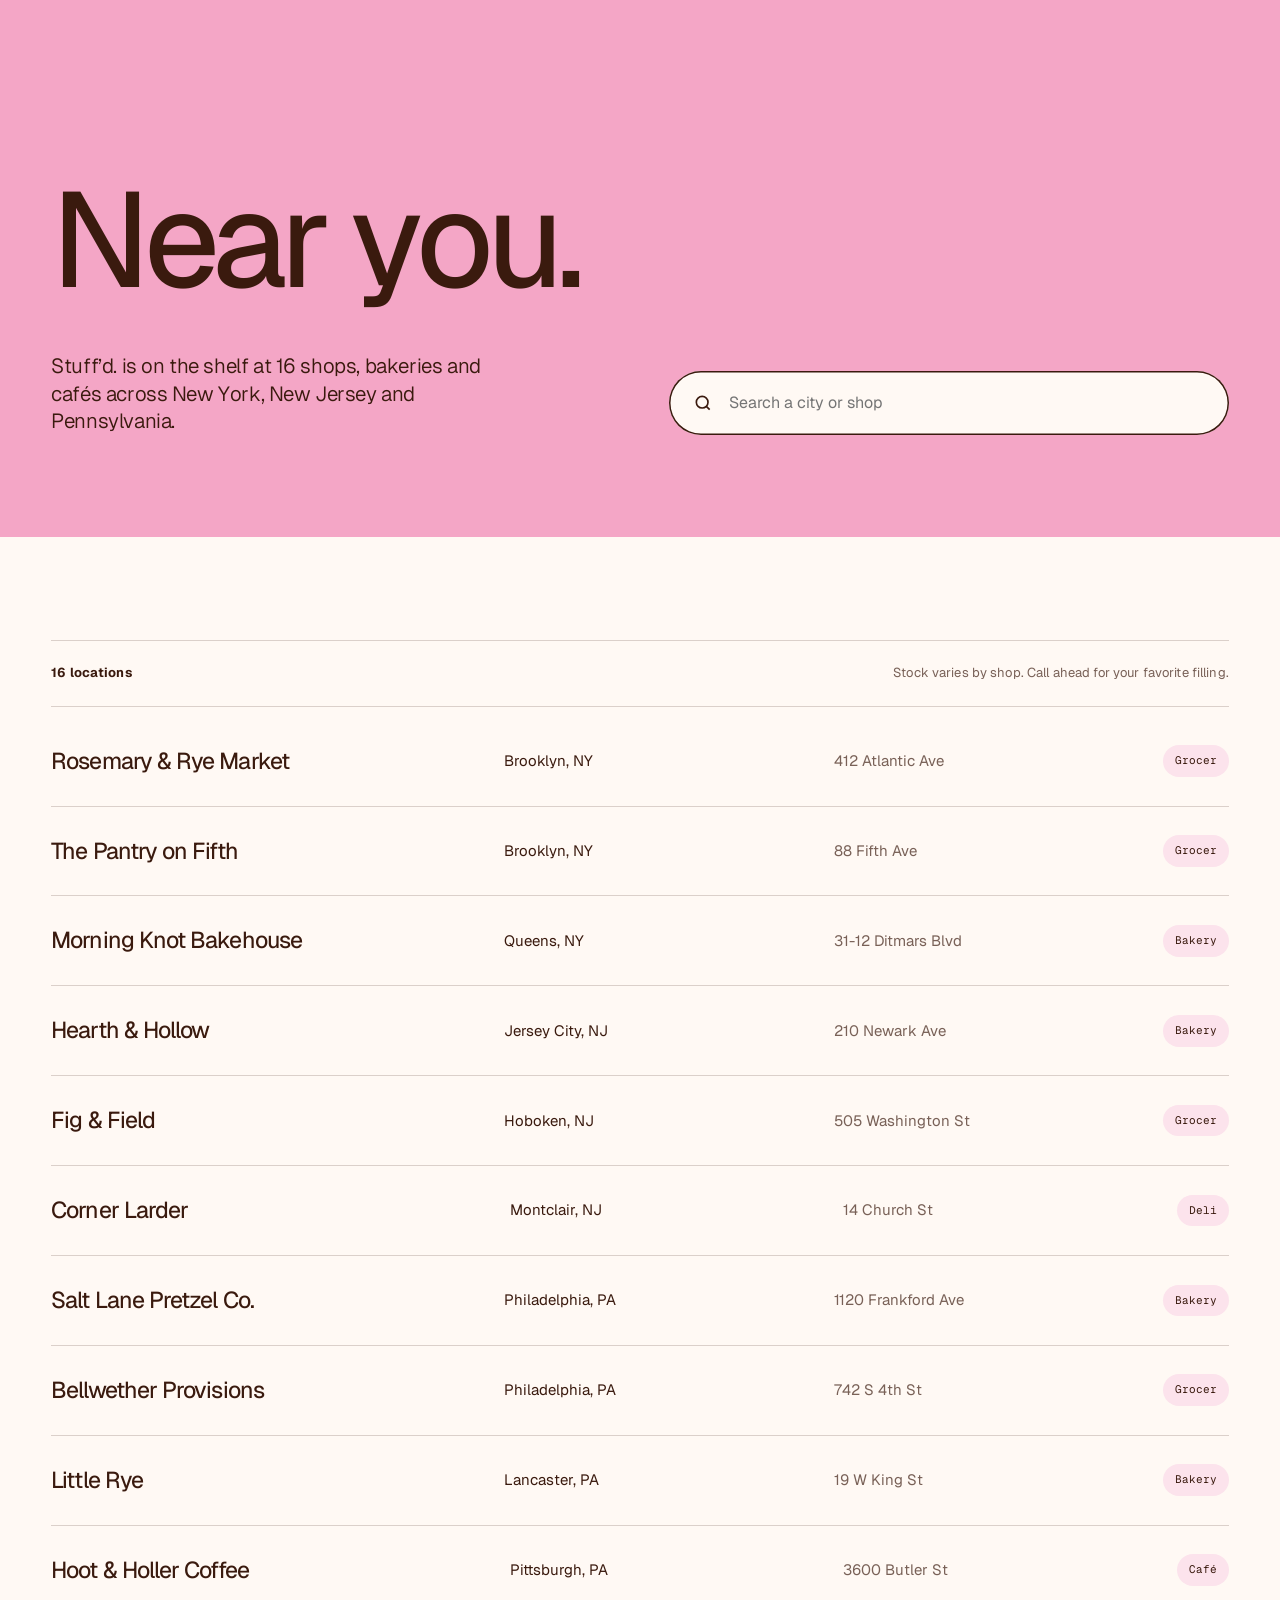
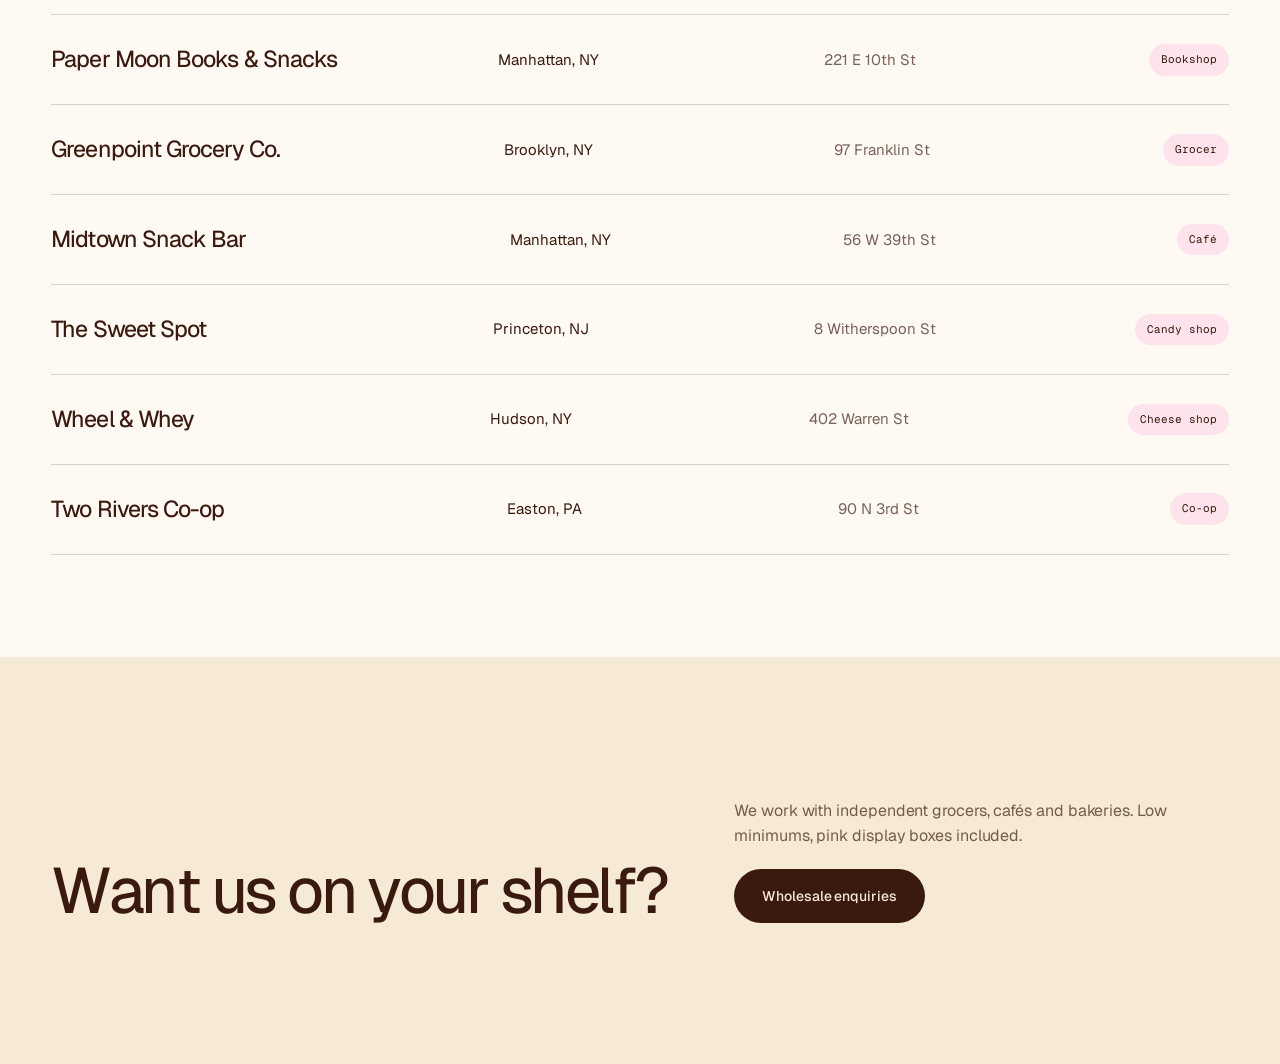
<file: stockists.html>
<!doctype html>
<html lang="en">
<head>
  <meta charset="utf-8">
  <meta name="viewport" content="width=device-width, initial-scale=1">
  <title>Stockists — Stuff’d.</title>
  <meta name="description" content="Find Stuff’d. upcycled stuffed pretzels at shops near you.">
  <meta name="theme-color" content="#F4A6C6">
  <link rel="canonical" href="https://stuffdve.com/stockists.html">
  <meta property="og:type" content="website">
  <meta property="og:site_name" content="Stuff’d.">
  <meta property="og:title" content="Stockists — Stuff’d.">
  <meta property="og:description" content="Find Stuff’d. upcycled stuffed pretzels at shops near you.">
  <meta property="og:url" content="https://stuffdve.com/stockists.html">
  <meta property="og:image" content="https://stuffdve.com/assets/img/og.png">
  <meta property="og:image:width" content="1200">
  <meta property="og:image:height" content="630">
  <meta name="twitter:card" content="summary_large_image">
  <link rel="apple-touch-icon" href="assets/img/og.png">
  <link rel="icon" href="assets/img/favicon.svg" type="image/svg+xml">
  <link rel="preconnect" href="https://fonts.googleapis.com">
  <link rel="preconnect" href="https://fonts.gstatic.com" crossorigin>
  <link href="https://fonts.googleapis.com/css2?family=Geist:wght@100..900&family=Geist+Mono:wght@300..600&family=Fraunces:opsz,wght,SOFT,WONK@9..144,100..900,0..100,0..1&display=swap" rel="stylesheet">
  <link rel="stylesheet" href="assets/css/style.css?v=10">
  <script>try{var c=document.documentElement.classList,n=sessionStorage.getItem("stuffd-nav")==="1",s=sessionStorage.getItem("stuffd-seen")==="1";if(n)c.add("is-nav");if(n||s)c.add("skip-preloader")}catch(e){}</script>
</head>
<body data-page="stockists">
  <div id="smooth-wrapper">
    <div id="smooth-content">
      <main id="main">
        <section class="page-hero bg-pink" data-salt>
          <div class="wrap">
            <h1 class="display d-xxl" data-split="chars" data-now>Near <em>you.</em></h1>
            <div class="hero-meta">
              <p class="lede" data-split="lines" data-now data-delay=".4">Stuff’d. is on the shelf at 16 shops, bakeries and cafés across New York, New Jersey and Pennsylvania.</p>
              <label class="search" data-reveal><span class="sr-only">Search by city or shop</span>
                <svg width="20" height="20" viewBox="0 0 24 24" fill="none" stroke="currentColor" stroke-width="2"><circle cx="11" cy="11" r="7"/><path d="M20 20l-4-4"/></svg>
                <input id="storeSearch" type="search" placeholder="Search a city or shop">
              </label>
            </div>
          </div>
        </section>

        <section class="section--tight bg-milk">
          <div class="wrap">
            <div class="shop-bar" style="margin-bottom:10px">
              <span class="small" style="font-weight:700" id="storeCount" aria-live="polite">16 locations</span>
              <span class="small muted">Stock varies by shop. Call ahead for your favorite filling.</span>
            </div>
            <ul class="stores" id="stores">
              <li class="store" data-search="rosemary & rye market brooklyn, ny 412 atlantic ave grocer"><strong>Rosemary & Rye Market</strong><span>Brooklyn, NY</span><span class="muted">412 Atlantic Ave</span><span class="type">Grocer</span></li>
              <li class="store" data-search="the pantry on fifth brooklyn, ny 88 fifth ave grocer"><strong>The Pantry on Fifth</strong><span>Brooklyn, NY</span><span class="muted">88 Fifth Ave</span><span class="type">Grocer</span></li>
              <li class="store" data-search="morning knot bakehouse queens, ny 31-12 ditmars blvd bakery"><strong>Morning Knot Bakehouse</strong><span>Queens, NY</span><span class="muted">31-12 Ditmars Blvd</span><span class="type">Bakery</span></li>
              <li class="store" data-search="hearth & hollow jersey city, nj 210 newark ave bakery"><strong>Hearth & Hollow</strong><span>Jersey City, NJ</span><span class="muted">210 Newark Ave</span><span class="type">Bakery</span></li>
              <li class="store" data-search="fig & field hoboken, nj 505 washington st grocer"><strong>Fig & Field</strong><span>Hoboken, NJ</span><span class="muted">505 Washington St</span><span class="type">Grocer</span></li>
              <li class="store" data-search="corner larder montclair, nj 14 church st deli"><strong>Corner Larder</strong><span>Montclair, NJ</span><span class="muted">14 Church St</span><span class="type">Deli</span></li>
              <li class="store" data-search="salt lane pretzel co. philadelphia, pa 1120 frankford ave bakery"><strong>Salt Lane Pretzel Co.</strong><span>Philadelphia, PA</span><span class="muted">1120 Frankford Ave</span><span class="type">Bakery</span></li>
              <li class="store" data-search="bellwether provisions philadelphia, pa 742 s 4th st grocer"><strong>Bellwether Provisions</strong><span>Philadelphia, PA</span><span class="muted">742 S 4th St</span><span class="type">Grocer</span></li>
              <li class="store" data-search="little rye lancaster, pa 19 w king st bakery"><strong>Little Rye</strong><span>Lancaster, PA</span><span class="muted">19 W King St</span><span class="type">Bakery</span></li>
              <li class="store" data-search="hoot & holler coffee pittsburgh, pa 3600 butler st café"><strong>Hoot & Holler Coffee</strong><span>Pittsburgh, PA</span><span class="muted">3600 Butler St</span><span class="type">Café</span></li>
              <li class="store" data-search="paper moon books & snacks manhattan, ny 221 e 10th st bookshop"><strong>Paper Moon Books & Snacks</strong><span>Manhattan, NY</span><span class="muted">221 E 10th St</span><span class="type">Bookshop</span></li>
              <li class="store" data-search="greenpoint grocery co. brooklyn, ny 97 franklin st grocer"><strong>Greenpoint Grocery Co.</strong><span>Brooklyn, NY</span><span class="muted">97 Franklin St</span><span class="type">Grocer</span></li>
              <li class="store" data-search="midtown snack bar manhattan, ny 56 w 39th st café"><strong>Midtown Snack Bar</strong><span>Manhattan, NY</span><span class="muted">56 W 39th St</span><span class="type">Café</span></li>
              <li class="store" data-search="the sweet spot princeton, nj 8 witherspoon st candy shop"><strong>The Sweet Spot</strong><span>Princeton, NJ</span><span class="muted">8 Witherspoon St</span><span class="type">Candy shop</span></li>
              <li class="store" data-search="wheel & whey hudson, ny 402 warren st cheese shop"><strong>Wheel & Whey</strong><span>Hudson, NY</span><span class="muted">402 Warren St</span><span class="type">Cheese shop</span></li>
              <li class="store" data-search="two rivers co-op easton, pa 90 n 3rd st co-op"><strong>Two Rivers Co-op</strong><span>Easton, PA</span><span class="muted">90 N 3rd St</span><span class="type">Co-op</span></li>
            </ul>
            <p class="stores-empty body-l" id="storesEmpty">No shops match that yet. <a class="link-u" href="shop.html" style="font-weight:700">Order online</a> and we’ll ship to you.</p>
          </div>
        </section>

        <section class="section bg-cream">
          <div class="wrap cta-band">
            <h2 class="display d-l" data-split="lines">Want us on <em>your shelf?</em></h2>
            <div style="display:grid;gap:20px;justify-items:start">
              <p class="body-l muted" data-reveal>We work with independent grocers, cafés and bakeries. Low minimums, pink display boxes included.</p>
              <a class="btn" href="wholesale.html" data-magnetic data-reveal><span class="btn-label">Wholesale enquiries</span></a>
            </div>
          </div>
        </section>
      </main>
      <div data-footer></div>
    </div>
  </div>

  <script src="https://cdn.jsdelivr.net/combine/npm/gsap@3.13.0/dist/gsap.min.js,npm/gsap@3.13.0/dist/CustomEase.min.js,npm/gsap@3.13.0/dist/CustomBounce.min.js,npm/gsap@3.13.0/dist/CustomWiggle.min.js,npm/gsap@3.13.0/dist/EasePack.min.js,npm/gsap@3.13.0/dist/ScrollTrigger.min.js,npm/gsap@3.13.0/dist/ScrollSmoother.min.js,npm/gsap@3.13.0/dist/ScrollToPlugin.min.js,npm/gsap@3.13.0/dist/SplitText.min.js,npm/gsap@3.13.0/dist/ScrambleTextPlugin.min.js,npm/gsap@3.13.0/dist/TextPlugin.min.js,npm/gsap@3.13.0/dist/DrawSVGPlugin.min.js,npm/gsap@3.13.0/dist/MorphSVGPlugin.min.js,npm/gsap@3.13.0/dist/MotionPathPlugin.min.js,npm/gsap@3.13.0/dist/Flip.min.js,npm/gsap@3.13.0/dist/Draggable.min.js,npm/gsap@3.13.0/dist/InertiaPlugin.min.js,npm/gsap@3.13.0/dist/Observer.min.js,npm/gsap@3.13.0/dist/Physics2DPlugin.min.js,npm/gsap@3.13.0/dist/PhysicsPropsPlugin.min.js"></script>
  <script src="assets/js/site.js?v=10"></script>
  <script>
    STUFFD.page(function () {
      const input = document.getElementById("storeSearch");
      const items = document.querySelectorAll(".store");
      const count = document.getElementById("storeCount");
      const empty = document.getElementById("storesEmpty");
      let t;
      input.addEventListener("input", () => {
        clearTimeout(t);
        t = setTimeout(() => {
          const q = input.value.trim().toLowerCase();
          const state = Flip.getState(items);
          let n = 0;
          items.forEach(li => { const show = !q || li.dataset.search.includes(q); li.classList.toggle("is-hidden", !show); if (show) n++; });
          Flip.from(state, { duration: 0.6, ease: "power3.inOut", absolute: true,
            onEnter: els => gsap.fromTo(els, { autoAlpha: 0, x: -30 }, { autoAlpha: 1, x: 0, duration: 0.6, stagger: 0.03 }),
            onLeave: els => gsap.to(els, { autoAlpha: 0, x: 30, duration: 0.3 }),
            onComplete: () => ScrollTrigger.refresh() });
          gsap.to(count, { duration: 0.5, text: n + (n === 1 ? " location" : " locations") });
          empty.style.display = n ? "none" : "block";
        }, 120);
      });
      gsap.from(items, { autoAlpha: 0, y: 30, stagger: 0.04, duration: 0.9, ease: "expo.out", scrollTrigger: { trigger: "#stores", start: "top 85%", once: true } });
    });
  </script>
</body>
</html>
</file>
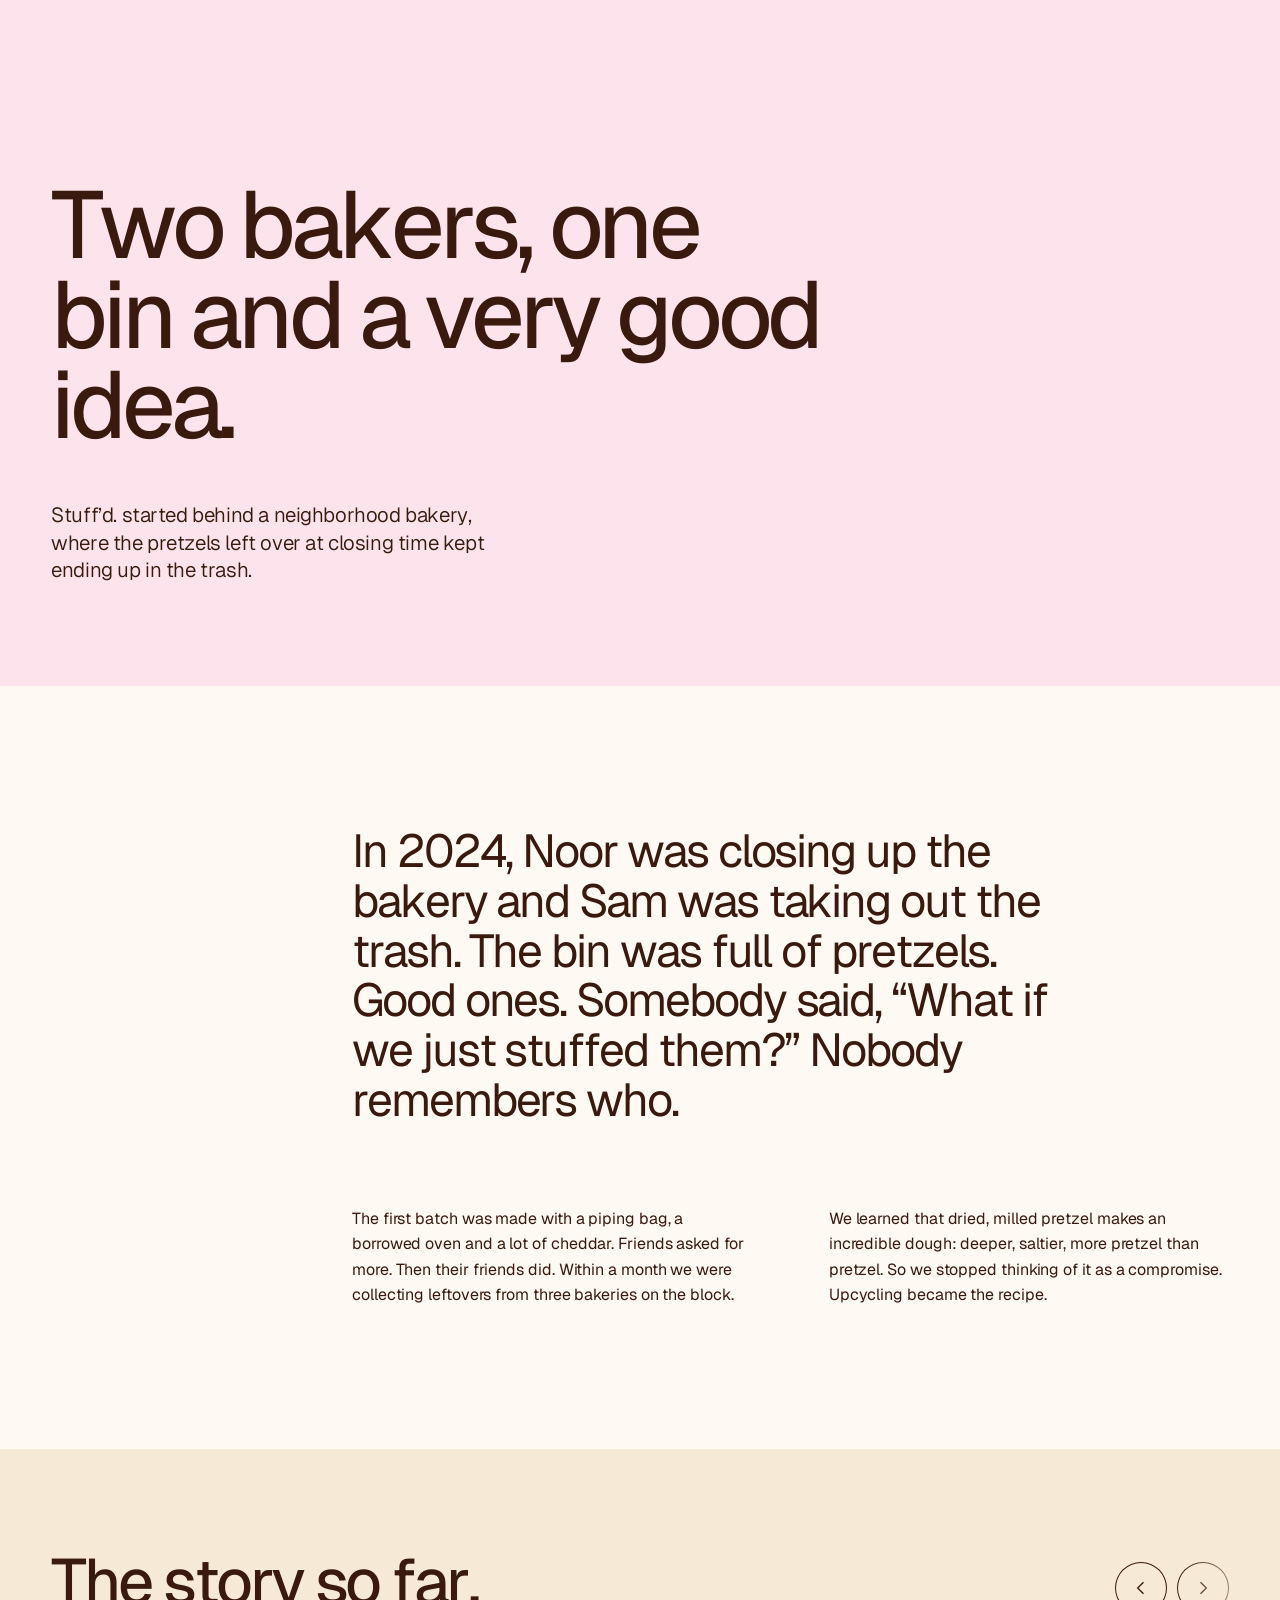
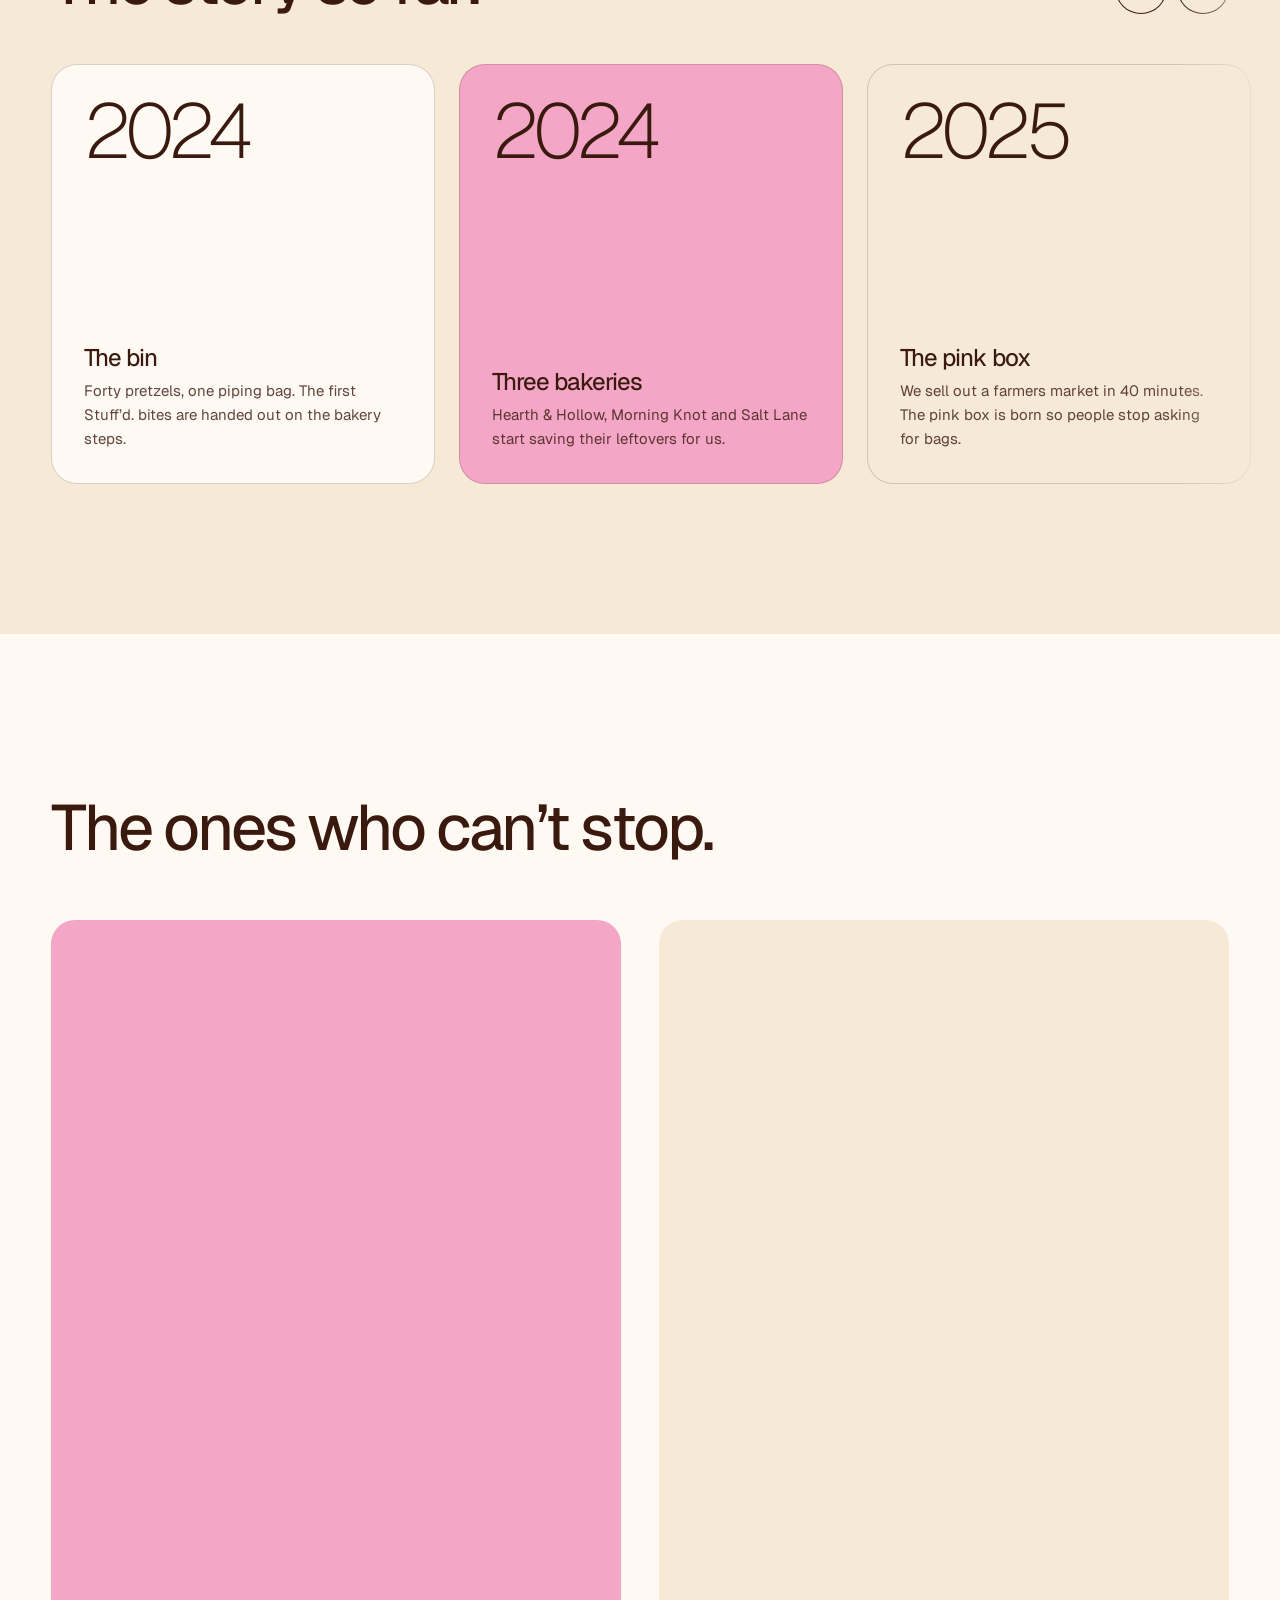
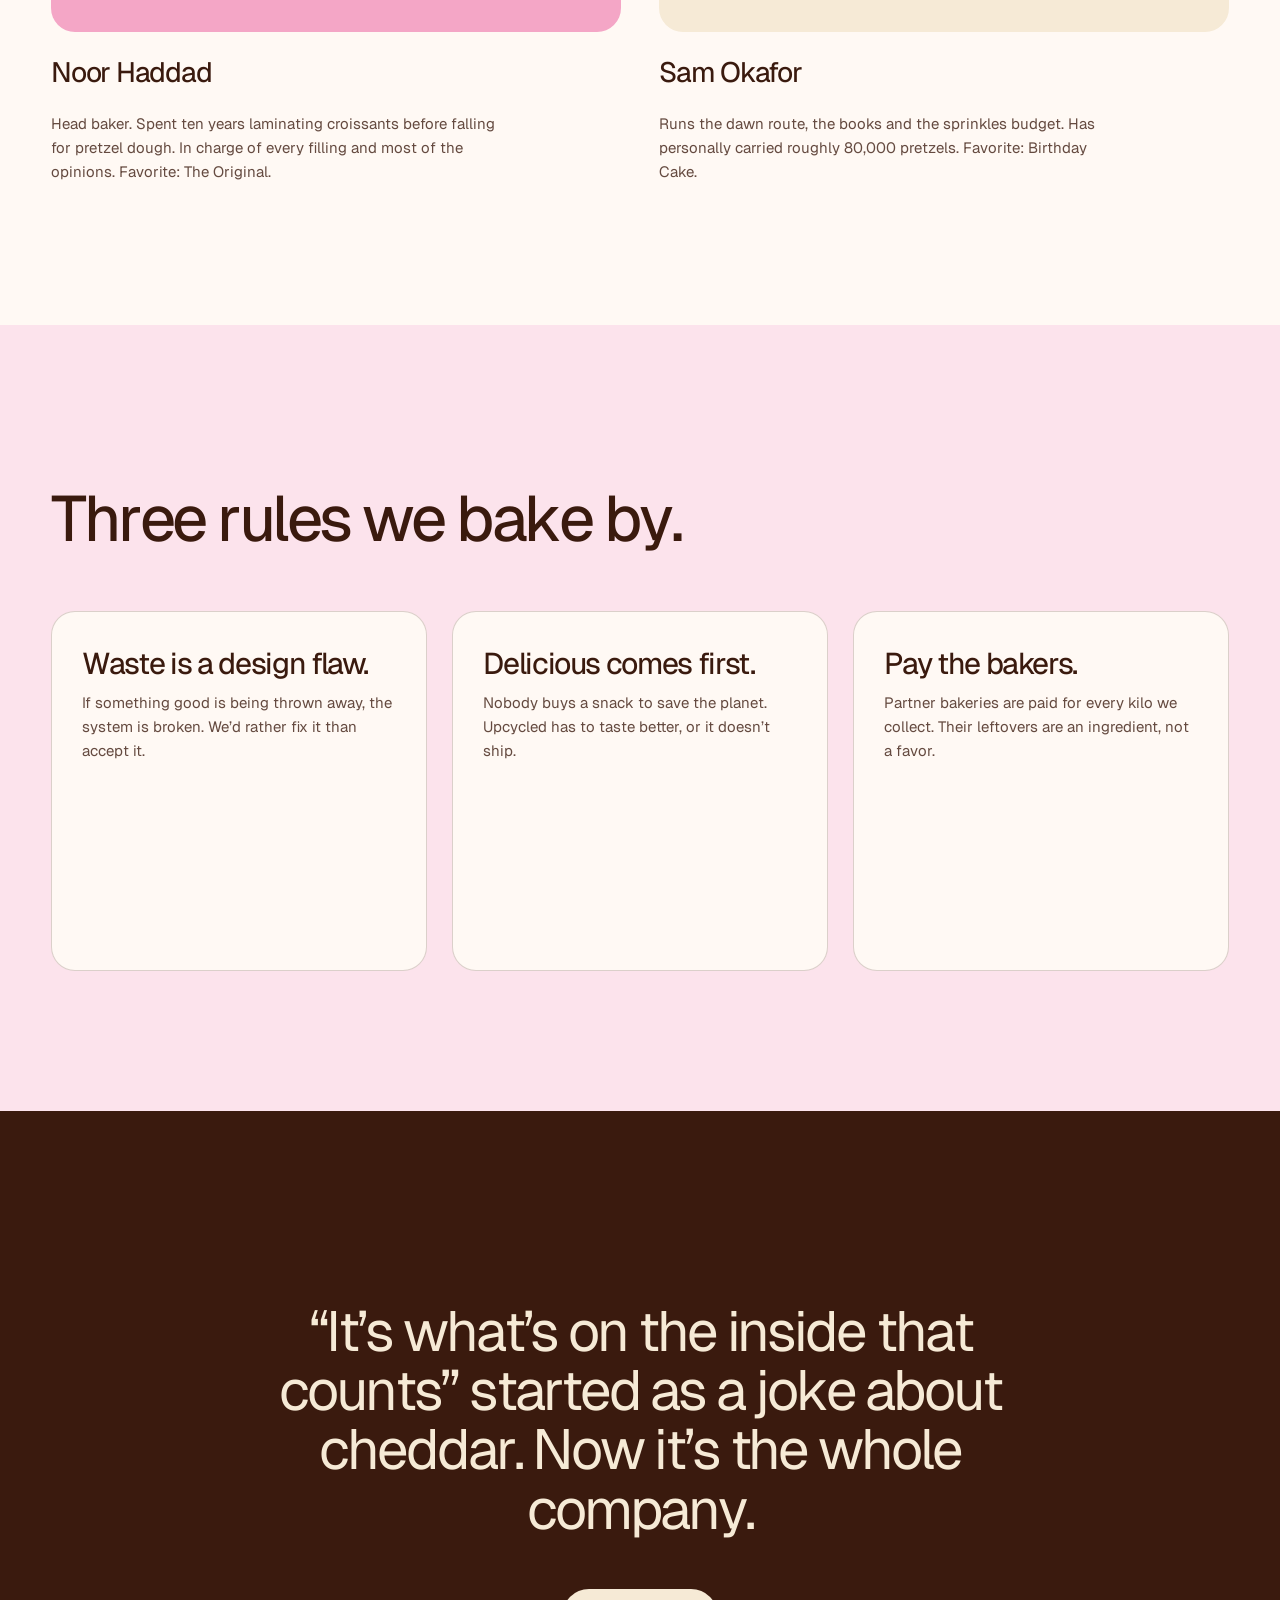
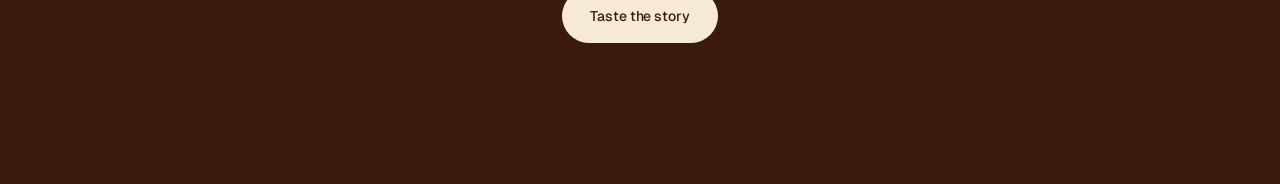
<file: story.html>
<!doctype html>
<html lang="en">
<head>
  <meta charset="utf-8">
  <meta name="viewport" content="width=device-width, initial-scale=1">
  <title>Our Story — Stuff’d.</title>
  <meta name="description" content="How two bakers and one overflowing bin started Stuff’d., the upcycled stuffed pretzel company.">
  <meta name="theme-color" content="#FCE3EC">
  <link rel="canonical" href="https://stuffdve.com/story.html">
  <meta property="og:type" content="website">
  <meta property="og:site_name" content="Stuff’d.">
  <meta property="og:title" content="Our Story — Stuff’d.">
  <meta property="og:description" content="How two bakers and one overflowing bin started Stuff’d., the upcycled stuffed pretzel company.">
  <meta property="og:url" content="https://stuffdve.com/story.html">
  <meta property="og:image" content="https://stuffdve.com/assets/img/og.png">
  <meta property="og:image:width" content="1200">
  <meta property="og:image:height" content="630">
  <meta name="twitter:card" content="summary_large_image">
  <link rel="apple-touch-icon" href="assets/img/og.png">
  <link rel="icon" href="assets/img/favicon.svg" type="image/svg+xml">
  <link rel="preconnect" href="https://fonts.googleapis.com">
  <link rel="preconnect" href="https://fonts.gstatic.com" crossorigin>
  <link href="https://fonts.googleapis.com/css2?family=Geist:wght@100..900&family=Geist+Mono:wght@300..600&family=Fraunces:opsz,wght,SOFT,WONK@9..144,100..900,0..100,0..1&display=swap" rel="stylesheet">
  <link rel="stylesheet" href="assets/css/style.css?v=10">
  <script>try{var c=document.documentElement.classList,n=sessionStorage.getItem("stuffd-nav")==="1",s=sessionStorage.getItem("stuffd-seen")==="1";if(n)c.add("is-nav");if(n||s)c.add("skip-preloader")}catch(e){}</script>
</head>
<body data-page="story">
  <div id="smooth-wrapper">
    <div id="smooth-content">
      <main id="main">

        <section class="page-hero bg-blush" data-salt>
          <div class="wrap">
            <h1 class="display d-xl" data-split="chars" data-now style="max-width:13ch">Two bakers, one bin and a <em>very good idea.</em></h1>
            <div class="hero-meta">
              <p class="lede" data-split="lines" data-now data-delay=".5">Stuff’d. started behind a neighborhood bakery, where the pretzels left over at closing time kept ending up in the trash.</p>
              <div style="display:flex;gap:10px;align-items:end">
                <div style="width:clamp(110px,12vw,190px)" data-bite="original" data-float></div>
                <div style="width:clamp(90px,9vw,150px)" data-bite="birthday" data-cut data-float></div>
              </div>
            </div>
          </div>
        </section>

        <section class="section bg-milk">
          <div class="wrap grid-12">
            <div style="grid-column:1/4"></div>
            <div style="grid-column:4/13">
              <p class="manifesto-text" data-split="scrub" style="max-width:24ch">In 2024, Noor was closing up the bakery and Sam was taking out the trash. The bin was full of pretzels. Good ones. Somebody said, “What if we just stuffed them?” Nobody remembers who.</p>
              <div class="split-2" style="margin-top:80px">
                <p class="body-l" data-reveal>The first batch was made with a piping bag, a borrowed oven and a lot of cheddar. Friends asked for more. Then their friends did. Within a month we were collecting leftovers from three bakeries on the block.</p>
                <p class="body-l" data-reveal>We learned that dried, milled pretzel makes an incredible dough: deeper, saltier, more pretzel than pretzel. So we stopped thinking of it as a compromise. Upcycling became the recipe.</p>
              </div>
            </div>
          </div>
        </section>

        <section class="section--tight bg-cream timeline" style="padding-bottom:110px">
          <div class="wrap" style="display:flex;justify-content:space-between;align-items:end;gap:20px;flex-wrap:wrap;margin-bottom:40px">
            <h2 class="display d-l" data-split="lines">The story <em>so far.</em></h2>
            <div class="t-nav">
              <button class="t-btn" data-t="-1" aria-label="Previous moment"><svg viewBox="0 0 24 24" width="20" height="20" fill="none" stroke="currentColor" stroke-width="1.6"><path d="M15 5l-7 7 7 7"/></svg></button>
              <button class="t-btn" data-t="1" aria-label="Next moment"><svg viewBox="0 0 24 24" width="20" height="20" fill="none" stroke="currentColor" stroke-width="1.6"><path d="M9 5l7 7-7 7"/></svg></button>
            </div>
          </div>
          <div class="timeline-track" id="timeline" data-cursor="Drag">
            <article class="t-card"><span class="t-year">2024</span><div><h3>The bin</h3><p>Forty pretzels, one piping bag. The first Stuff’d. bites are handed out on the bakery steps.</p></div></article>
            <article class="t-card"><span class="t-year">2024</span><div><h3>Three bakeries</h3><p>Hearth & Hollow, Morning Knot and Salt Lane start saving their leftovers for us.</p></div></article>
            <article class="t-card"><span class="t-year">2025</span><div><h3>The pink box</h3><p>We sell out a farmers market in 40 minutes. The pink box is born so people stop asking for bags.</p></div></article>
            <article class="t-card"><span class="t-year">2025</span><div><h3>Birthday Cake</h3><p>Our first sweet filling. It outsells cheddar for a month and starts an internal rivalry.</p></div></article>
            <article class="t-card"><span class="t-year">2025</span><div><h3>A real kitchen</h3><p>We move into a shared kitchen with a two-deck oven, a dough mill and a very patient landlord.</p></div></article>
            <article class="t-card"><span class="t-year">2026</span><div><h3>41 partners</h3><p>Our dawn route now covers 41 bakeries across three states. Two million pretzels rescued and counting.</p></div></article>
            <article class="t-card"><span class="t-year">Next</span><div><h3>Your town</h3><p>New cities, new fillings, more pretzels saved. Tell us where to go next.</p></div></article>
          </div>
        </section>

        <section class="section bg-milk">
          <div class="wrap">
            <h2 class="display d-l" data-split="lines" style="margin:22px 0 60px">The ones who <em>can’t stop.</em></h2>
            <div class="founders">
              <div class="founder" data-reveal>
                <div class="founder-art" data-speed="0.95"><div class="founder-bite" data-bite="original" data-cut></div></div>
                <h3>Noor Haddad</h3>
                <p>Head baker. Spent ten years laminating croissants before falling for pretzel dough. In charge of every filling and most of the opinions. Favorite: The Original.</p>
              </div>
              <div class="founder" data-reveal>
                <div class="founder-art" style="background:var(--cream)" data-speed="1.05"><div class="founder-bite" data-bite="birthday" data-cut></div></div>
                <h3>Sam Okafor</h3>
                <p>Runs the dawn route, the books and the sprinkles budget. Has personally carried roughly 80,000 pretzels. Favorite: Birthday Cake.</p>
              </div>
            </div>
          </div>
        </section>

        <section class="section bg-blush">
          <div class="wrap">
            <h2 class="display d-l" data-split="lines" style="margin:22px 0 60px">Three rules we <em>bake by.</em></h2>
            <div class="values">
              <div class="value" data-reveal><div><h3>Waste is a design flaw.</h3><p>If something good is being thrown away, the system is broken. We’d rather fix it than accept it.</p></div></div>
              <div class="value" data-reveal><div><h3>Delicious comes first.</h3><p>Nobody buys a snack to save the planet. Upcycled has to taste better, or it doesn’t ship.</p></div></div>
              <div class="value" data-reveal><div><h3>Pay the bakers.</h3><p>Partner bakeries are paid for every kilo we collect. Their leftovers are an ingredient, not a favor.</p></div></div>
            </div>
          </div>
        </section>

        <section class="section bg-cocoa" data-header="dark">
          <div class="wrap" style="display:grid;gap:50px;justify-items:center;text-align:center">
            <div style="width:110px" data-pretzel data-spin="1"></div>
            <p class="big-quote" data-split="lines" style="text-align:center">“It’s what’s on the inside that counts” started as a joke about cheddar. Now it’s <em>the whole company.</em></p>
            <a class="btn btn--light" href="shop.html" data-magnetic><span class="btn-label">Taste the story</span></a>
          </div>
        </section>

      </main>
      <div data-footer></div>
    </div>
  </div>

  <script src="https://cdn.jsdelivr.net/combine/npm/gsap@3.13.0/dist/gsap.min.js,npm/gsap@3.13.0/dist/CustomEase.min.js,npm/gsap@3.13.0/dist/CustomBounce.min.js,npm/gsap@3.13.0/dist/CustomWiggle.min.js,npm/gsap@3.13.0/dist/EasePack.min.js,npm/gsap@3.13.0/dist/ScrollTrigger.min.js,npm/gsap@3.13.0/dist/ScrollSmoother.min.js,npm/gsap@3.13.0/dist/ScrollToPlugin.min.js,npm/gsap@3.13.0/dist/SplitText.min.js,npm/gsap@3.13.0/dist/ScrambleTextPlugin.min.js,npm/gsap@3.13.0/dist/TextPlugin.min.js,npm/gsap@3.13.0/dist/DrawSVGPlugin.min.js,npm/gsap@3.13.0/dist/MorphSVGPlugin.min.js,npm/gsap@3.13.0/dist/MotionPathPlugin.min.js,npm/gsap@3.13.0/dist/Flip.min.js,npm/gsap@3.13.0/dist/Draggable.min.js,npm/gsap@3.13.0/dist/InertiaPlugin.min.js,npm/gsap@3.13.0/dist/Observer.min.js,npm/gsap@3.13.0/dist/Physics2DPlugin.min.js,npm/gsap@3.13.0/dist/PhysicsPropsPlugin.min.js"></script>
  <script src="assets/js/site.js?v=10"></script>
  <script>
    STUFFD.page(function () {
      // Draggable timeline with inertia + snapping to cards
      const track = document.getElementById("timeline");
      const cards = track.querySelectorAll(".t-card");
      const bounds = () => ({ minX: Math.min(0, track.parentElement.clientWidth - track.scrollWidth), maxX: 0 });
      const d = Draggable.create(track, {
        type: "x", inertia: true, bounds: bounds(), edgeResistance: 0.85, dragClickables: true,
        snap: { x: v => { const step = cards[1].offsetLeft - cards[0].offsetLeft; return Math.round(v / step) * step; } },
        onDrag() { gsap.to(cards, { skewX: gsap.utils.clamp(-6, 6, this.deltaX * -0.4), duration: 0.3, overwrite: "auto" }); },
        onThrowUpdate() { gsap.to(cards, { skewX: 0, duration: 0.6 }); },
        onRelease() { gsap.to(cards, { skewX: 0, duration: 0.6 }); }
      })[0];
      window.addEventListener("resize", () => d.applyBounds(bounds()));
      const step = () => cards[1].offsetLeft - cards[0].offsetLeft;
      const btns = document.querySelectorAll(".t-btn");
      const sync = () => {
        const b = bounds(), x = gsap.getProperty(track, "x");
        track.parentElement.classList.toggle("is-scrolled", x < -2);
        btns[0].disabled = x >= b.maxX - 2;
        btns[1].disabled = x <= b.minX + 2;
      };
      btns.forEach(btn => btn.addEventListener("click", () => {
        const b = bounds();
        const target = gsap.utils.clamp(b.minX, b.maxX, Math.round((gsap.getProperty(track, "x") - step() * +btn.dataset.t) / step()) * step());
        gsap.to(track, { x: target, duration: 0.9, ease: "lux", onUpdate: () => d.update(), onComplete: sync });
      }));
      d.vars.onDragEnd = sync; d.vars.onThrowComplete = sync;
      sync();
      gsap.from(cards, { x: 200, autoAlpha: 0, stagger: 0.08, duration: 1.2, ease: "expo.out", scrollTrigger: { trigger: track, start: "top 85%", once: true } });
    });
  </script>
</body>
</html>
</file>
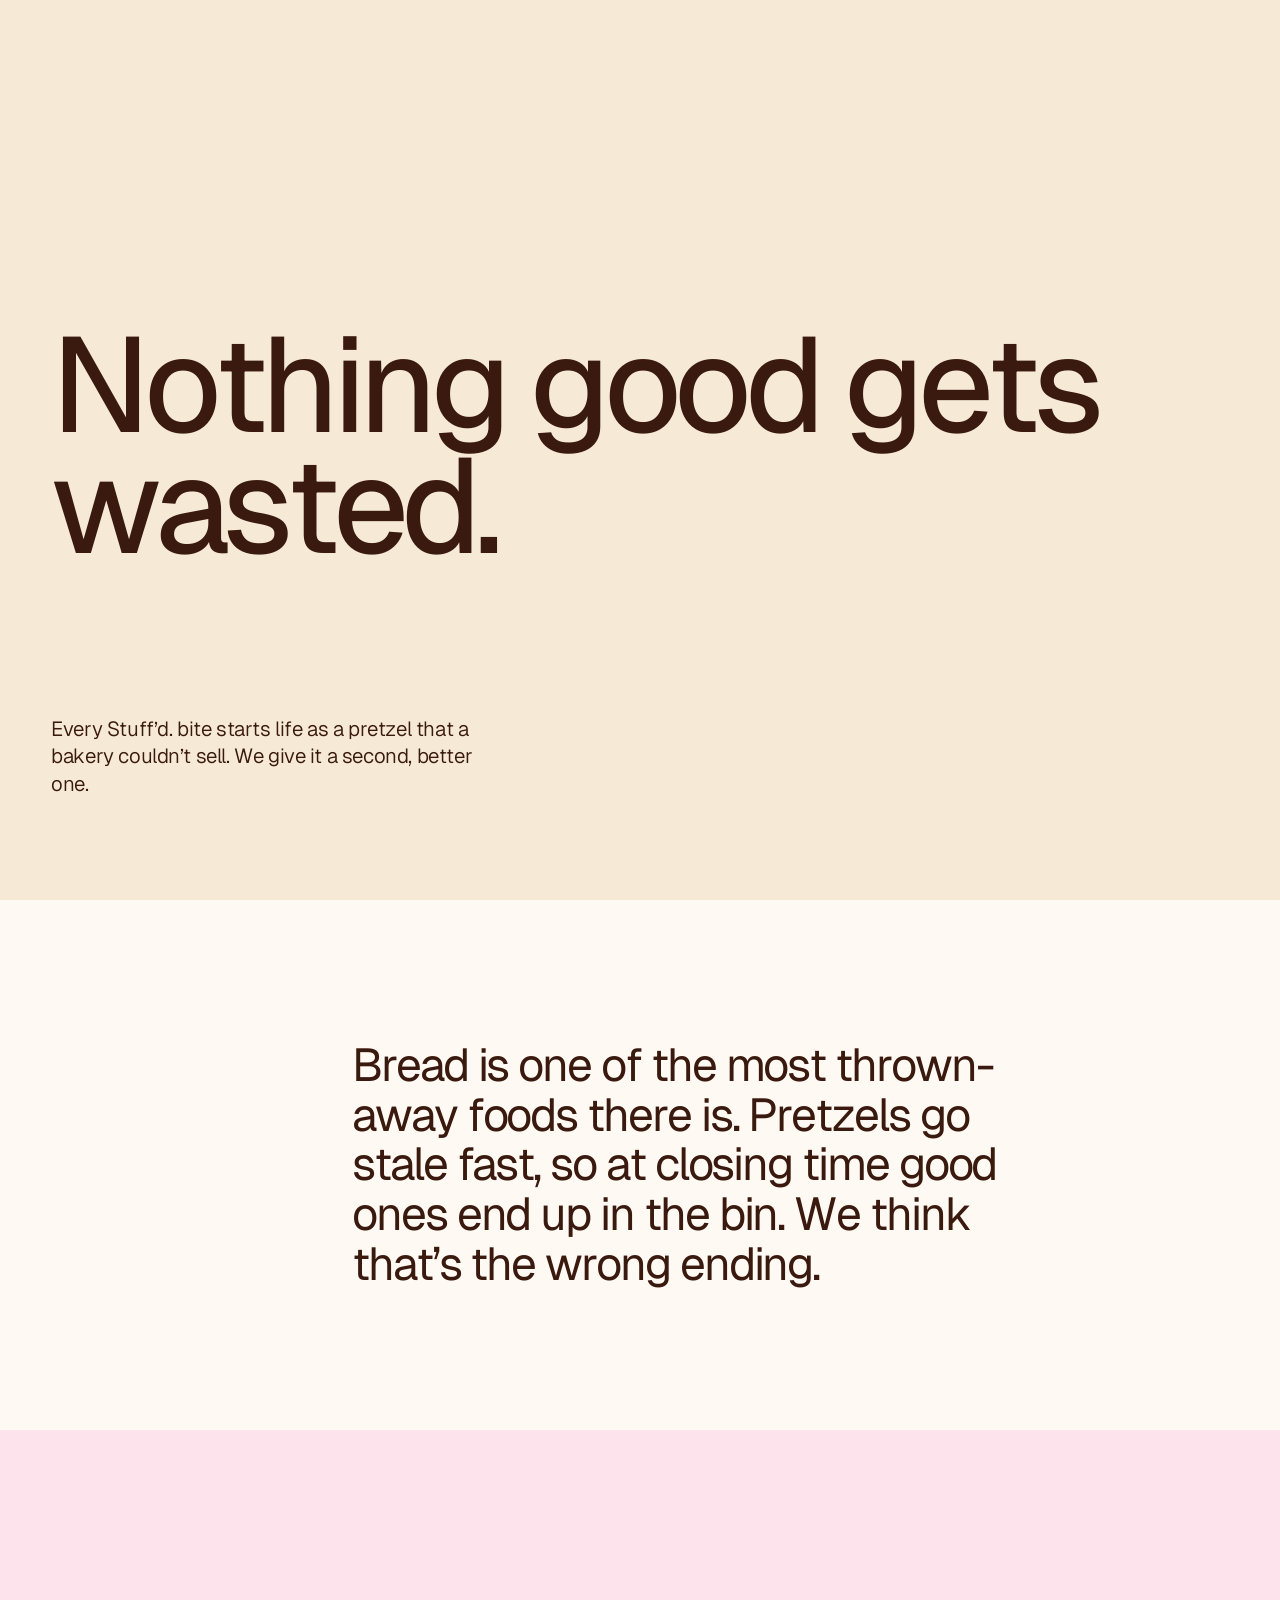
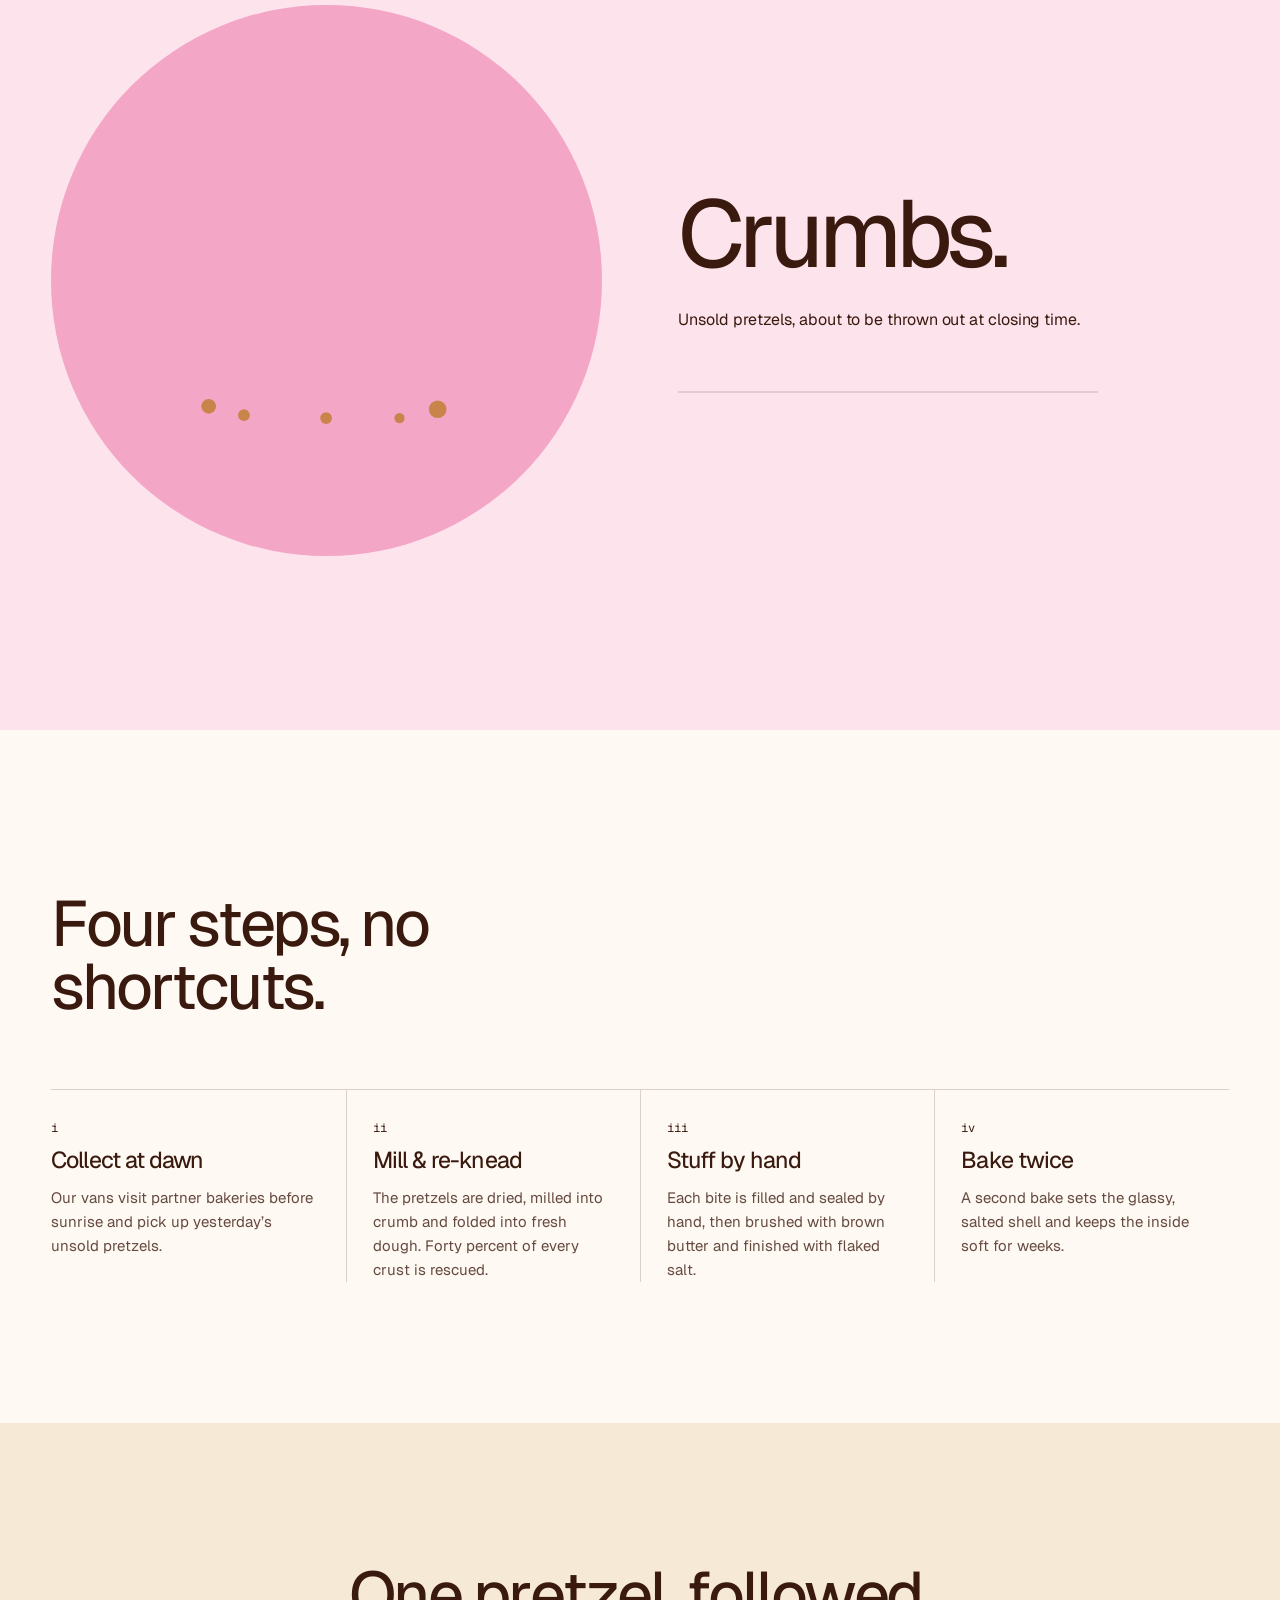
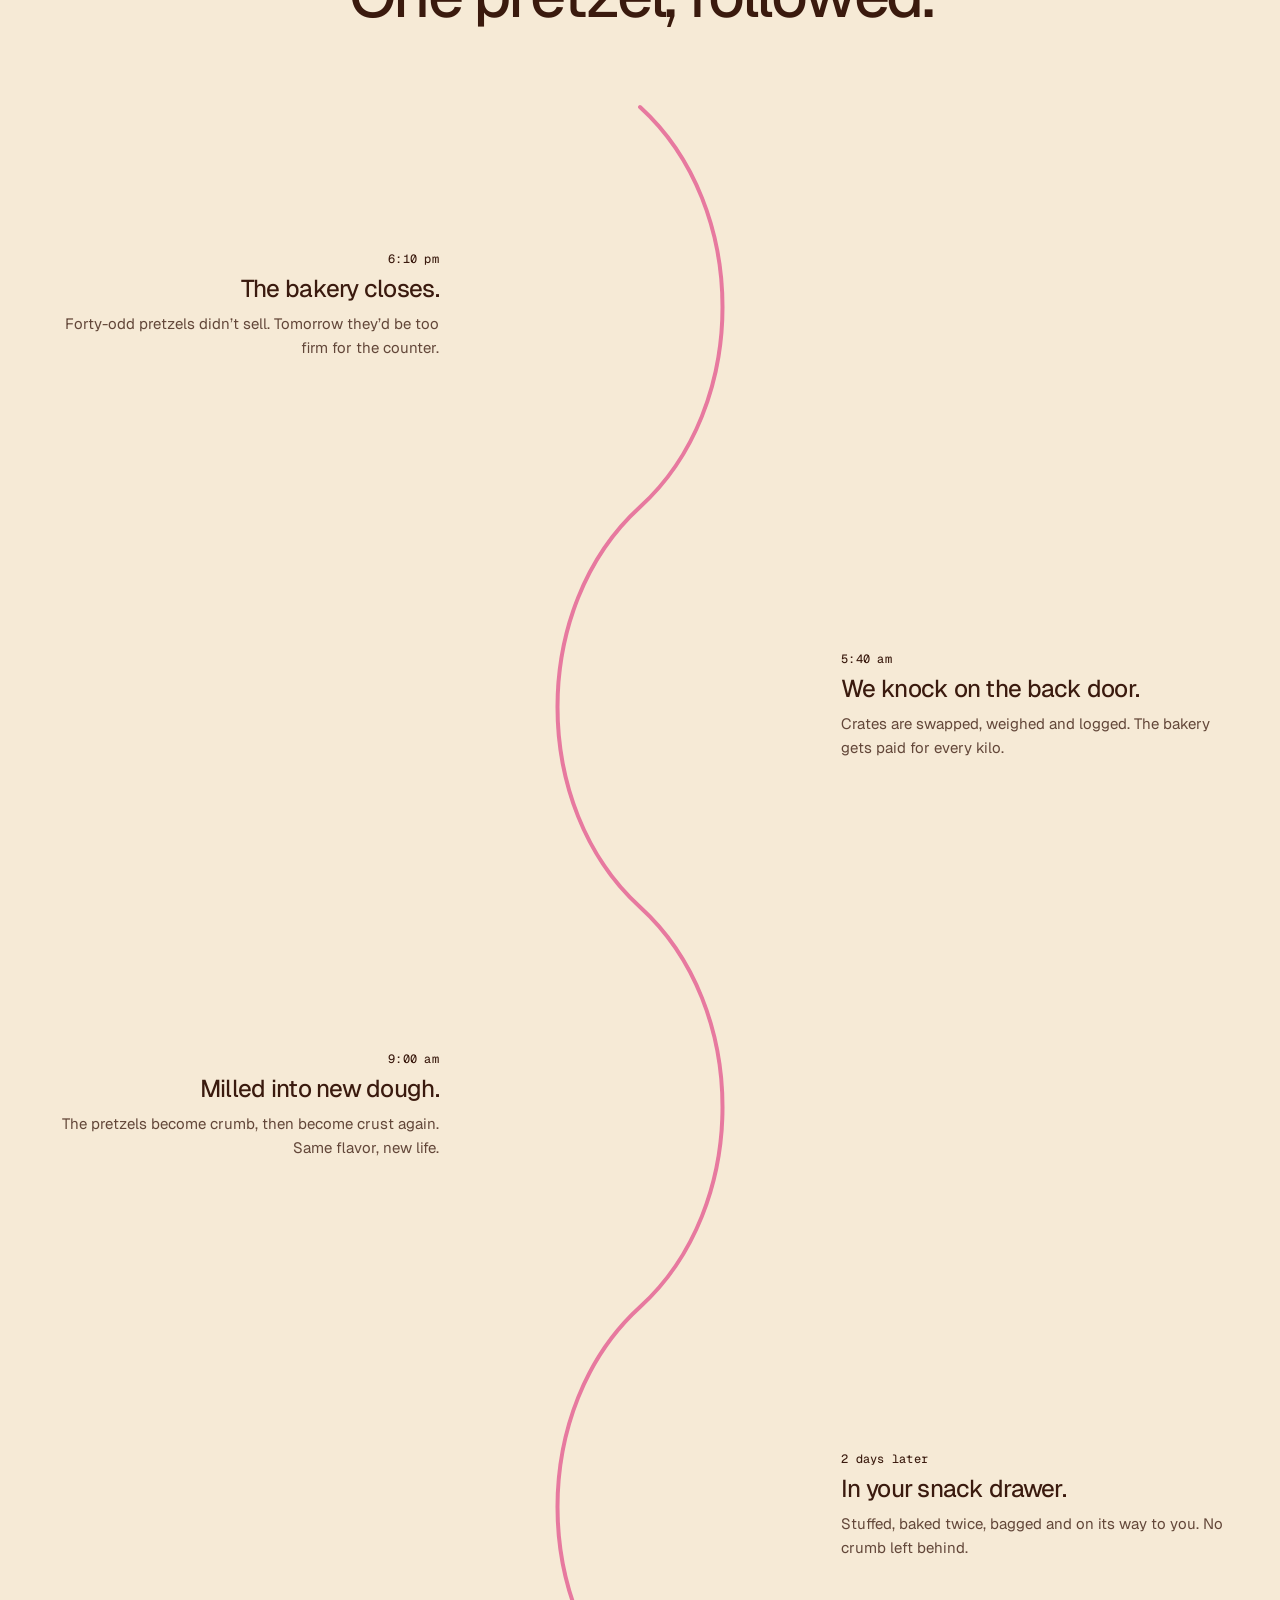
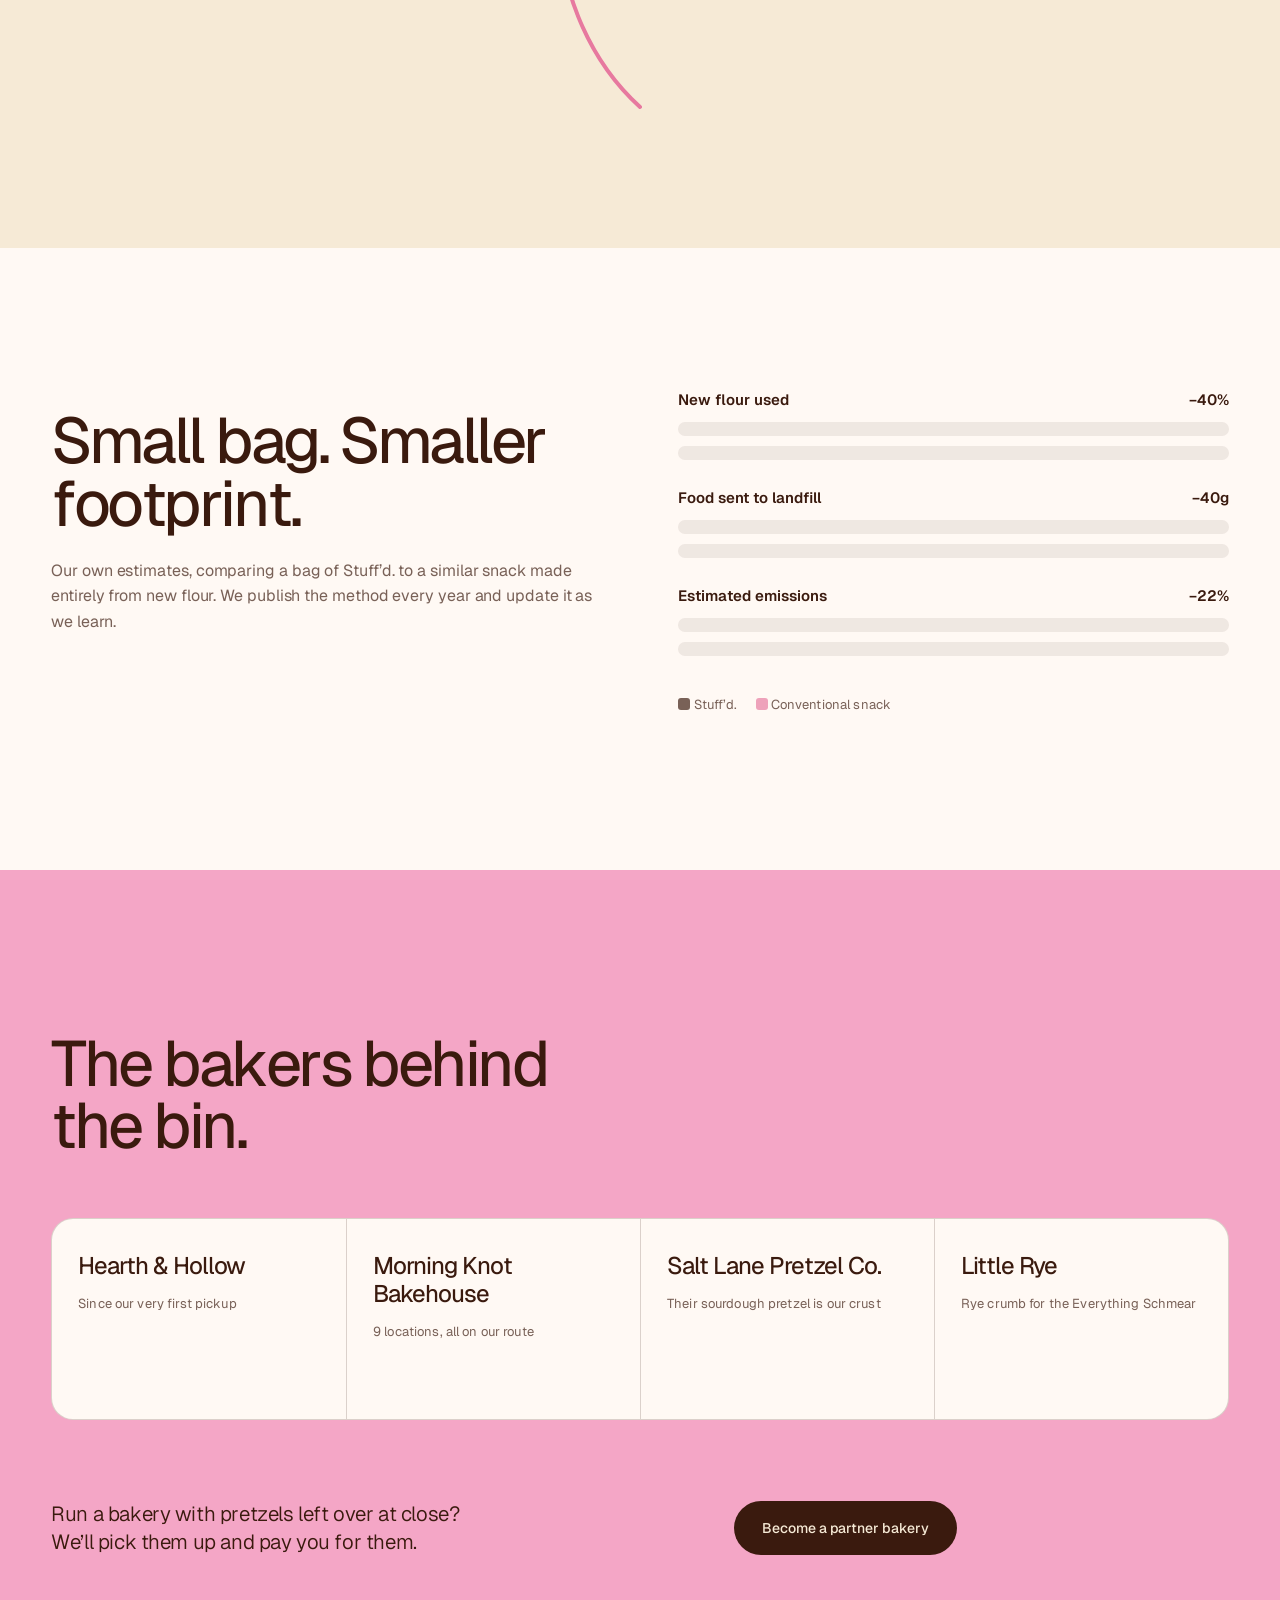
<file: upcycled.html>
<!doctype html>
<html lang="en">
<head>
  <meta charset="utf-8">
  <meta name="viewport" content="width=device-width, initial-scale=1">
  <title>Upcycled — Stuff’d.</title>
  <meta name="description" content="How Stuff’d. turns unsold bakery pretzels into new, stuffed pretzel bites.">
  <meta name="theme-color" content="#F6EAD6">
  <link rel="canonical" href="https://stuffdve.com/upcycled.html">
  <meta property="og:type" content="website">
  <meta property="og:site_name" content="Stuff’d.">
  <meta property="og:title" content="Upcycled — Stuff’d.">
  <meta property="og:description" content="How Stuff’d. turns unsold bakery pretzels into new, stuffed pretzel bites.">
  <meta property="og:url" content="https://stuffdve.com/upcycled.html">
  <meta property="og:image" content="https://stuffdve.com/assets/img/og.png">
  <meta property="og:image:width" content="1200">
  <meta property="og:image:height" content="630">
  <meta name="twitter:card" content="summary_large_image">
  <link rel="apple-touch-icon" href="assets/img/og.png">
  <link rel="icon" href="assets/img/favicon.svg" type="image/svg+xml">
  <link rel="preconnect" href="https://fonts.googleapis.com">
  <link rel="preconnect" href="https://fonts.gstatic.com" crossorigin>
  <link href="https://fonts.googleapis.com/css2?family=Geist:wght@100..900&family=Geist+Mono:wght@300..600&family=Fraunces:opsz,wght,SOFT,WONK@9..144,100..900,0..100,0..1&display=swap" rel="stylesheet">
  <link rel="stylesheet" href="assets/css/style.css?v=10">
  <script>try{var c=document.documentElement.classList,n=sessionStorage.getItem("stuffd-nav")==="1",s=sessionStorage.getItem("stuffd-seen")==="1";if(n)c.add("is-nav");if(n||s)c.add("skip-preloader")}catch(e){}</script>
</head>
<body data-page="upcycled">
  <div id="smooth-wrapper">
    <div id="smooth-content">
      <main id="main">

        <section class="page-hero bg-cream" data-salt style="min-height:100svh;display:grid;align-items:end">
          <div class="wrap" style="position:relative">
            <h1 class="display d-xxl" data-split="chars" data-now style="max-width:12ch">Nothing good gets <em>wasted.</em></h1>
            <div class="hero-meta">
              <p class="lede" data-split="lines" data-now data-delay=".5">Every Stuff’d. bite starts life as a pretzel that a bakery couldn’t sell. We give it a second, better one.</p>
              <div style="width:clamp(120px,14vw,220px);color:var(--pink-deep)" data-speed="0.9"><svg viewBox="0 0 100 100" data-spin="1.5" style="width:100%"><use href="#recycle"/></svg></div>
            </div>
          </div>
        </section>

        <section class="section bg-milk" id="problem">
          <div class="wrap grid-12">
            <div style="grid-column:1/4"></div>
            <div style="grid-column:4/13">
              <p class="manifesto-text" data-split="scrub" style="max-width:22ch">Bread is one of the most thrown-away foods there is. Pretzels go stale fast, so at closing time good ones end up in the bin. We think that’s the wrong ending.</p>
            </div>
          </div>
        </section>

        <!-- pinned morph -->
        <section class="section bg-blush" id="morph" style="min-height:100svh;display:grid;align-items:center;padding:100px 0">
          <div class="wrap morph-wrap">
            <div class="morph-art">
              <svg viewBox="0 0 240 240" aria-hidden="true">
                <path id="mShape" d="M30,190 C40,150 70,160 80,130 C90,100 120,115 130,95 C145,70 175,90 180,120 C190,150 215,150 212,190 Z" fill="url(#gCrust)"/>
                <path id="mBite" style="display:none" d="M40,80 C40,52 70,46 120,46 C170,46 200,52 200,80 L202,160 C202,188 170,196 120,196 C70,196 38,188 38,160 Z"/>
                <path id="mHeart" style="display:none" d="M120,204 C60,164 28,132 28,92 C28,62 52,40 78,40 C98,40 112,52 120,68 C128,52 142,40 162,40 C188,40 212,62 212,92 C212,132 180,164 120,204 Z"/>
                <g id="mCrumbs" fill="#C9844A">
                  <circle cx="40" cy="206" r="5"/><circle cx="64" cy="212" r="4"/><circle cx="196" cy="208" r="6"/><circle cx="170" cy="214" r="3.5"/><circle cx="120" cy="214" r="4"/>
                </g>
                <g id="mSalt" opacity="0">
                  <use href="#salt" x="70" y="56" width="14" height="14"/><use href="#salt" x="112" y="50" width="16" height="16"/><use href="#salt" x="156" y="58" width="14" height="14"/><use href="#salt" x="92" y="76" width="12" height="12"/><use href="#salt" x="138" y="78" width="12" height="12"/>
                </g>
              </svg>
            </div>
            <div>
              <h2 class="display d-xl" id="morphTitle" style="margin:22px 0 18px;min-height:1.05em">Crumbs.</h2>
              <p class="body-l" id="morphCopy" style="min-height:3.4em">Unsold pretzels, about to be thrown out at closing time.</p>
              <div class="inside-progress" style="position:relative;left:0;right:0;bottom:0;margin-top:30px;max-width:420px"><i id="morphBar"></i></div>
            </div>
          </div>
        </section>

        <section class="section bg-milk">
          <div class="wrap">
            <h2 class="display d-l" data-split="lines" style="margin:22px 0 70px;max-width:14ch">Four steps, <em>no shortcuts.</em></h2>
            <div class="steps">
              <div class="step" data-reveal><span class="n">i</span><h3>Collect at dawn</h3><p>Our vans visit partner bakeries before sunrise and pick up yesterday’s unsold pretzels.</p></div>
              <div class="step" data-reveal><span class="n">ii</span><h3>Mill & re-knead</h3><p>The pretzels are dried, milled into crumb and folded into fresh dough. Forty percent of every crust is rescued.</p></div>
              <div class="step" data-reveal><span class="n">iii</span><h3>Stuff by hand</h3><p>Each bite is filled and sealed by hand, then brushed with brown butter and finished with flaked salt.</p></div>
              <div class="step" data-reveal><span class="n">iv</span><h3>Bake twice</h3><p>A second bake sets the glassy, salted shell and keeps the inside soft for weeks.</p></div>
            </div>
          </div>
        </section>

        <!-- squiggle journey -->
        <section class="section bg-cream" id="squiggle">
          <div class="wrap">
            <h2 class="display d-l center" data-split="lines" style="text-align:center;max-width:16ch;margin-bottom:80px">One pretzel, <em>followed.</em></h2>
            <div class="squiggle">
              <svg class="squiggle-svg" viewBox="0 0 300 1600" aria-hidden="true">
                <path class="sq-ghost" d="M150,0 C260,100 260,300 150,400 C40,500 40,700 150,800 C260,900 260,1100 150,1200 C40,1300 40,1500 150,1600" fill="none" stroke="rgba(58,26,14,.15)" stroke-width="3" stroke-dasharray="4 10"/>
                <path id="sqPath" d="M150,0 C260,100 260,300 150,400 C40,500 40,700 150,800 C260,900 260,1100 150,1200 C40,1300 40,1500 150,1600" fill="none" stroke="#E7799F" stroke-width="4" stroke-linecap="round"/>
                <g id="sqRider"><use href="#pretzel" x="-40" y="-32" width="80" height="64"/></g>
              </svg>
              <div class="sq-item" style="grid-column:1;grid-row:1" data-reveal><span class="idx">6:10 pm</span><h3 class="display d-s">The bakery closes.</h3><p>Forty-odd pretzels didn’t sell. Tomorrow they’d be too firm for the counter.</p></div>
              <div class="sq-item" style="grid-column:3;grid-row:2" data-reveal><span class="idx">5:40 am</span><h3 class="display d-s">We knock on the back door.</h3><p>Crates are swapped, weighed and logged. The bakery gets paid for every kilo.</p></div>
              <div class="sq-item" style="grid-column:1;grid-row:3" data-reveal><span class="idx">9:00 am</span><h3 class="display d-s">Milled into new dough.</h3><p>The pretzels become crumb, then become crust again. Same flavor, new life.</p></div>
              <div class="sq-item" style="grid-column:3;grid-row:4" data-reveal><span class="idx">2 days later</span><h3 class="display d-s">In your snack drawer.</h3><p>Stuffed, baked twice, bagged and on its way to you. No crumb left behind.</p></div>
            </div>
          </div>
        </section>

        <section class="section bg-milk">
          <div class="wrap split-2">
            <div>
              <h2 class="display d-l" data-split="lines" style="margin:22px 0 22px">Small bag. <em>Smaller footprint.</em></h2>
              <p class="body-l muted" data-reveal>Our own estimates, comparing a bag of Stuff’d. to a similar snack made entirely from new flour. We publish the method every year and update it as we learn.</p>
            </div>
            <div class="compare">
              <div class="compare-row" data-reveal><div class="lbl"><span>New flour used</span><span>−40%</span></div><div class="compare-bar"><i data-w=".6"></i></div><div class="compare-bar is-pink"><i data-w="1"></i></div></div>
              <div class="compare-row" data-reveal><div class="lbl"><span>Food sent to landfill</span><span>−40g</span></div><div class="compare-bar"><i data-w=".2"></i></div><div class="compare-bar is-pink"><i data-w="1"></i></div></div>
              <div class="compare-row" data-reveal><div class="lbl"><span>Estimated emissions</span><span>−22%</span></div><div class="compare-bar"><i data-w=".78"></i></div><div class="compare-bar is-pink"><i data-w="1"></i></div></div>
              <p class="small muted" style="display:flex;gap:18px"><span><b style="display:inline-block;width:12px;height:12px;border-radius:3px;background:var(--cocoa);vertical-align:-1px"></b> Stuff’d.</span><span><b style="display:inline-block;width:12px;height:12px;border-radius:3px;background:var(--pink-deep);vertical-align:-1px"></b> Conventional snack</span></p>
            </div>
          </div>
        </section>

        <section class="section bg-pink">
          <div class="wrap">
            <h2 class="display d-l" data-split="lines" style="margin:22px 0 60px;max-width:16ch">The bakers behind <em>the bin.</em></h2>
            <div class="partners" style="background:var(--milk)">
              <div class="partner" data-reveal><div><strong>Hearth & Hollow</strong><p class="small muted">Since our very first pickup</p></div></div>
              <div class="partner" data-reveal><div><strong>Morning Knot Bakehouse</strong><p class="small muted">9 locations, all on our route</p></div></div>
              <div class="partner" data-reveal><div><strong>Salt Lane Pretzel Co.</strong><p class="small muted">Their sourdough pretzel is our crust</p></div></div>
              <div class="partner" data-reveal><div><strong>Little Rye</strong><p class="small muted">Rye crumb for the Everything Schmear</p></div></div>
            </div>
            <div class="cta-band" style="margin-top:80px">
              <p class="lede" data-split="lines">Run a bakery with pretzels left over at close? We’ll pick them up and pay you for them.</p>
              <a class="btn" href="contact.html" data-magnetic style="justify-self:start"><span class="btn-label">Become a partner bakery</span></a>
            </div>
          </div>
        </section>

      </main>
      <div data-footer></div>
    </div>
  </div>

  <script src="https://cdn.jsdelivr.net/combine/npm/gsap@3.13.0/dist/gsap.min.js,npm/gsap@3.13.0/dist/CustomEase.min.js,npm/gsap@3.13.0/dist/CustomBounce.min.js,npm/gsap@3.13.0/dist/CustomWiggle.min.js,npm/gsap@3.13.0/dist/EasePack.min.js,npm/gsap@3.13.0/dist/ScrollTrigger.min.js,npm/gsap@3.13.0/dist/ScrollSmoother.min.js,npm/gsap@3.13.0/dist/ScrollToPlugin.min.js,npm/gsap@3.13.0/dist/SplitText.min.js,npm/gsap@3.13.0/dist/ScrambleTextPlugin.min.js,npm/gsap@3.13.0/dist/TextPlugin.min.js,npm/gsap@3.13.0/dist/DrawSVGPlugin.min.js,npm/gsap@3.13.0/dist/MorphSVGPlugin.min.js,npm/gsap@3.13.0/dist/MotionPathPlugin.min.js,npm/gsap@3.13.0/dist/Flip.min.js,npm/gsap@3.13.0/dist/Draggable.min.js,npm/gsap@3.13.0/dist/InertiaPlugin.min.js,npm/gsap@3.13.0/dist/Observer.min.js,npm/gsap@3.13.0/dist/Physics2DPlugin.min.js,npm/gsap@3.13.0/dist/PhysicsPropsPlugin.min.js"></script>
  <script src="assets/js/site.js?v=10"></script>
  <script src="assets/js/upcycled.js?v=10"></script>
</body>
</html>
</file>
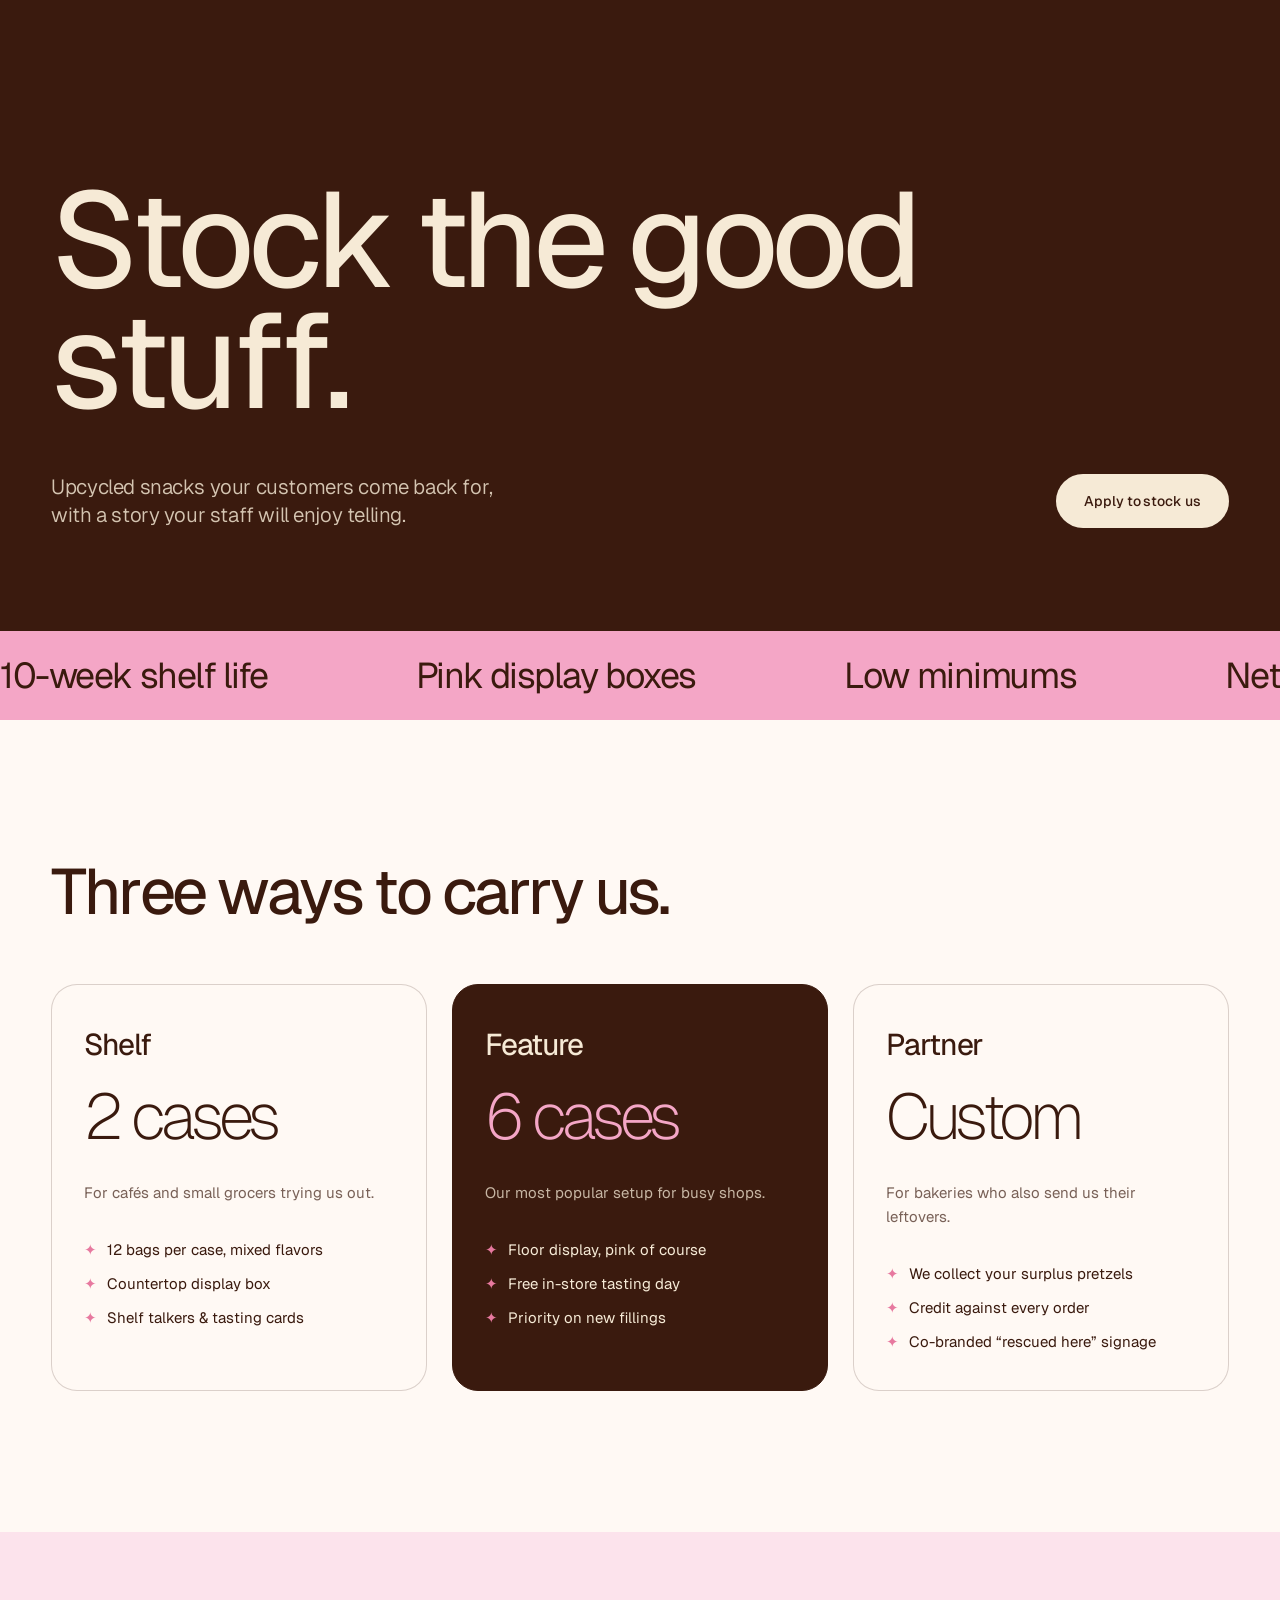
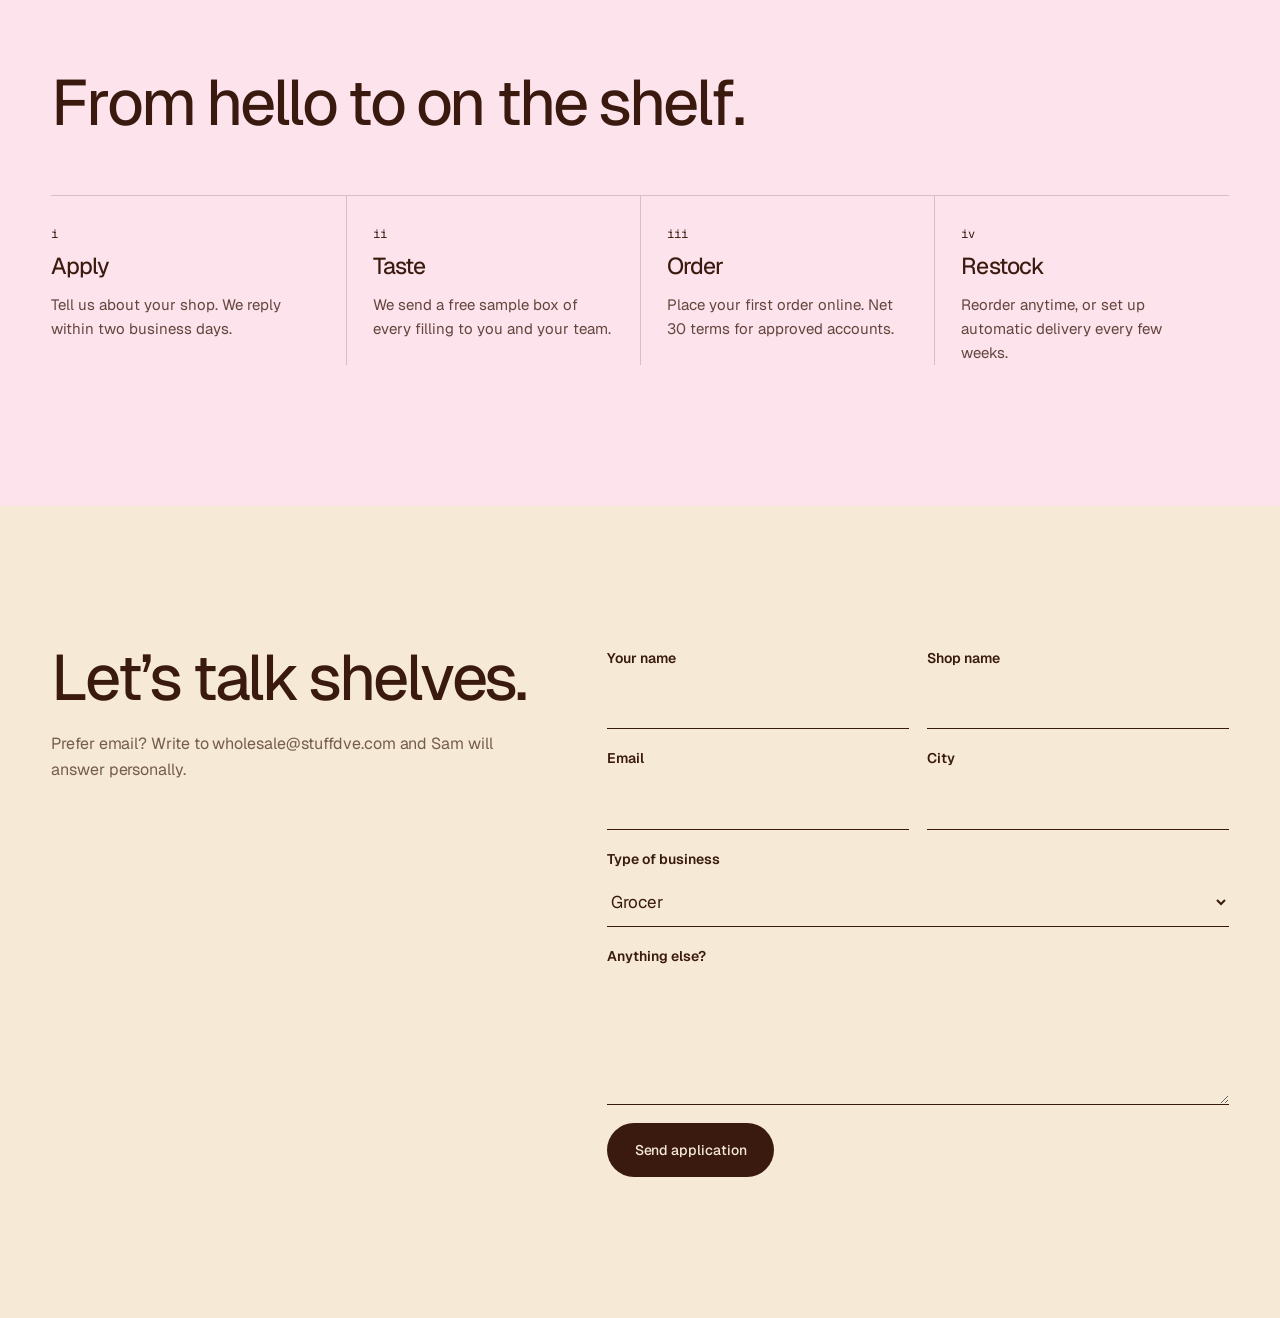
<file: wholesale.html>
<!doctype html>
<html lang="en">
<head>
  <meta charset="utf-8">
  <meta name="viewport" content="width=device-width, initial-scale=1">
  <title>Wholesale — Stuff’d.</title>
  <meta name="description" content="Stock Stuff’d. upcycled stuffed pretzels in your shop, café or bakery.">
  <meta name="theme-color" content="#3A1A0E">
  <link rel="canonical" href="https://stuffdve.com/wholesale.html">
  <meta property="og:type" content="website">
  <meta property="og:site_name" content="Stuff’d.">
  <meta property="og:title" content="Wholesale — Stuff’d.">
  <meta property="og:description" content="Stock Stuff’d. upcycled stuffed pretzels in your shop, café or bakery.">
  <meta property="og:url" content="https://stuffdve.com/wholesale.html">
  <meta property="og:image" content="https://stuffdve.com/assets/img/og.png">
  <meta property="og:image:width" content="1200">
  <meta property="og:image:height" content="630">
  <meta name="twitter:card" content="summary_large_image">
  <link rel="apple-touch-icon" href="assets/img/og.png">
  <link rel="icon" href="assets/img/favicon.svg" type="image/svg+xml">
  <link rel="preconnect" href="https://fonts.googleapis.com">
  <link rel="preconnect" href="https://fonts.gstatic.com" crossorigin>
  <link href="https://fonts.googleapis.com/css2?family=Geist:wght@100..900&family=Geist+Mono:wght@300..600&family=Fraunces:opsz,wght,SOFT,WONK@9..144,100..900,0..100,0..1&display=swap" rel="stylesheet">
  <link rel="stylesheet" href="assets/css/style.css?v=10">
  <script>try{var c=document.documentElement.classList,n=sessionStorage.getItem("stuffd-nav")==="1",s=sessionStorage.getItem("stuffd-seen")==="1";if(n)c.add("is-nav");if(n||s)c.add("skip-preloader")}catch(e){}</script>
</head>
<body data-page="wholesale">
  <div id="smooth-wrapper">
    <div id="smooth-content">
      <main id="main">
        <section class="page-hero bg-cocoa" data-header="dark" data-salt>
          <div class="wrap">
            <h1 class="display d-xxl" data-split="chars" data-now>Stock the <em>good stuff.</em></h1>
            <div class="hero-meta">
              <p class="lede" data-split="lines" data-now data-delay=".4" style="color:rgba(246,234,214,.82)">Upcycled snacks your customers come back for, with a story your staff will enjoy telling.</p>
              <a class="btn btn--light" href="#apply" data-magnetic><span class="btn-label">Apply to stock us</span></a>
            </div>
          </div>
        </section>

        <div class="marquee marquee--band" data-marquee-speed="55" style="background:var(--pink);color:var(--cocoa)">
          <div class="marquee-track"><div class="marquee-group">
            <span class="marquee-item">10-week shelf life</span><span class="marquee-sep" data-pretzel></span>
            <span class="marquee-item"><em>Pink</em> display boxes</span><span class="marquee-sep" data-pretzel></span>
            <span class="marquee-item">Low minimums</span><span class="marquee-sep" data-pretzel></span>
            <span class="marquee-item">Net 30 terms</span><span class="marquee-sep" data-pretzel></span>
          </div></div>
        </div>

        <section class="section bg-milk">
          <div class="wrap">
            <h2 class="display d-l" data-split="lines" style="max-width:15ch;margin-bottom:60px">Three ways to <em>carry us.</em></h2>
            <div class="tiers">
              <div class="tier" data-reveal><h3>Shelf</h3><span class="big">2 cases</span><p class="muted">For cafés and small grocers trying us out.</p><ul><li>12 bags per case, mixed flavors</li><li>Countertop display box</li><li>Shelf talkers & tasting cards</li></ul></div>
              <div class="tier is-featured" data-reveal><h3>Feature</h3><span class="big" style="color:var(--pink)">6 cases</span><p style="opacity:.75">Our most popular setup for busy shops.</p><ul><li>Floor display, pink of course</li><li>Free in-store tasting day</li><li>Priority on new fillings</li></ul></div>
              <div class="tier" data-reveal><h3>Partner</h3><span class="big">Custom</span><p class="muted">For bakeries who also send us their leftovers.</p><ul><li>We collect your surplus pretzels</li><li>Credit against every order</li><li>Co-branded “rescued here” signage</li></ul></div>
            </div>
          </div>
        </section>

        <section class="section bg-blush">
          <div class="wrap">
            <h2 class="display d-l" data-split="lines" style="margin-bottom:60px">From hello to <em>on the shelf.</em></h2>
            <div class="steps">
              <div class="step" data-reveal><span class="n">i</span><h3>Apply</h3><p>Tell us about your shop. We reply within two business days.</p></div>
              <div class="step" data-reveal><span class="n">ii</span><h3>Taste</h3><p>We send a free sample box of every filling to you and your team.</p></div>
              <div class="step" data-reveal><span class="n">iii</span><h3>Order</h3><p>Place your first order online. Net 30 terms for approved accounts.</p></div>
              <div class="step" data-reveal><span class="n">iv</span><h3>Restock</h3><p>Reorder anytime, or set up automatic delivery every few weeks.</p></div>
            </div>
          </div>
        </section>

        <section class="section bg-cream" id="apply">
          <div class="wrap contact-grid">
            <div>
              <h2 class="display d-l" data-split="lines">Let’s talk <em>shelves.</em></h2>
              <p class="body-l muted" data-reveal style="margin-top:22px">Prefer email? Write to wholesale@stuffdve.com and Sam will answer personally.</p>
            </div>
            <form class="form" data-fake-form data-success="Thanks. We’ll reply within two business days." data-reveal>
              <div class="field"><label for="wName">Your name</label><input id="wName" required autocomplete="name"></div>
              <div class="field"><label for="wShop">Shop name</label><input id="wShop" required autocomplete="organization"></div>
              <div class="field"><label for="wEmail">Email</label><input id="wEmail" type="email" required autocomplete="email"></div>
              <div class="field"><label for="wCity">City</label><input id="wCity" required></div>
              <div class="field full"><label for="wType">Type of business</label><select id="wType"><option>Grocer</option><option>Café</option><option>Bakery</option><option>Deli</option><option>Other</option></select></div>
              <div class="field full"><label for="wMsg">Anything else?</label><textarea id="wMsg"></textarea></div>
              <div class="field full" style="display:flex;gap:20px;align-items:center;flex-wrap:wrap"><button class="btn" type="submit" data-magnetic><span class="btn-label">Send application</span></button><p class="form-msg" aria-live="polite" style="margin:0"></p></div>
            </form>
          </div>
        </section>
      </main>
      <div data-footer></div>
    </div>
  </div>

  <script src="https://cdn.jsdelivr.net/combine/npm/gsap@3.13.0/dist/gsap.min.js,npm/gsap@3.13.0/dist/CustomEase.min.js,npm/gsap@3.13.0/dist/CustomBounce.min.js,npm/gsap@3.13.0/dist/CustomWiggle.min.js,npm/gsap@3.13.0/dist/EasePack.min.js,npm/gsap@3.13.0/dist/ScrollTrigger.min.js,npm/gsap@3.13.0/dist/ScrollSmoother.min.js,npm/gsap@3.13.0/dist/ScrollToPlugin.min.js,npm/gsap@3.13.0/dist/SplitText.min.js,npm/gsap@3.13.0/dist/ScrambleTextPlugin.min.js,npm/gsap@3.13.0/dist/TextPlugin.min.js,npm/gsap@3.13.0/dist/DrawSVGPlugin.min.js,npm/gsap@3.13.0/dist/MorphSVGPlugin.min.js,npm/gsap@3.13.0/dist/MotionPathPlugin.min.js,npm/gsap@3.13.0/dist/Flip.min.js,npm/gsap@3.13.0/dist/Draggable.min.js,npm/gsap@3.13.0/dist/InertiaPlugin.min.js,npm/gsap@3.13.0/dist/Observer.min.js,npm/gsap@3.13.0/dist/Physics2DPlugin.min.js,npm/gsap@3.13.0/dist/PhysicsPropsPlugin.min.js"></script>
  <script src="assets/js/site.js?v=10"></script>
</body>
</html>
</file>
<file: assets/css/style.css>
/* =========================================================
   Stuff'd. — upcycled stuffed pretzels
   Design tokens, base, components, page sections
   ========================================================= */

:root {
  --pink: #F4A6C6;
  --pink-deep: #E7799F;
  --blush: #FCE3EC;
  --milk: #FFF9F4;
  --cream: #F6EAD6;
  --butter: #EED9B3;
  --cocoa: #3A1A0E;
  --cocoa-2: #5B2E18;
  --crust: #B5632A;
  --crust-light: #D98B45;
  --cheddar: #F5C24C;
  --ink: var(--cocoa);
  --line: rgba(58, 26, 14, 0.18);

  --f-display: "Geist", "Helvetica Neue", Arial, sans-serif;
  --f-body: "Geist", "Helvetica Neue", Arial, sans-serif;
  --f-mono: "Geist Mono", ui-monospace, "SFMono-Regular", monospace;
  --f-logo: "Fraunces", "Cooper Black", Georgia, serif;
  --section-y: clamp(96px, 11vw, 180px);

  --gutter: clamp(16px, 4vw, 64px);
  --max: 1680px;
  --radius-pill: 999px;
  --ease-lux: cubic-bezier(.7, 0, .2, 1);

  color-scheme: light;
}

*, *::before, *::after { box-sizing: border-box; }
html { -webkit-text-size-adjust: 100%; }
body {
  margin: 0;
  background: var(--milk);
  color: var(--ink);
  font-family: var(--f-body);
  font-size: clamp(15px, 1.05vw, 17px);
  line-height: 1.6;
  -webkit-font-smoothing: antialiased;
  overflow-x: hidden;
}
img, svg { display: block; max-width: 100%; }
a { color: inherit; text-decoration: none; }
button { font: inherit; color: inherit; background: none; border: 0; cursor: pointer; padding: 0; }
input, textarea, select { font: inherit; color: inherit; }
::selection { background: var(--cocoa); color: var(--pink); }
:focus-visible { outline: 2px solid var(--cocoa); outline-offset: 4px; border-radius: 4px; }

.sr-only { position: absolute; width: 1px; height: 1px; overflow: hidden; clip: rect(0 0 0 0); white-space: nowrap; }

/* ---------- type ---------- */
.display {
  font-family: var(--f-display);
  font-weight: 450;
  letter-spacing: -0.055em;
  line-height: 0.95;
  margin: 0;
  text-wrap: pretty;
}
em { font-style: normal; }
em { font-weight: inherit; }
.d-xxl { font-size: clamp(54px, 10.5vw, 196px); line-height: .9; }
.d-xl { font-size: clamp(46px, 7.4vw, 136px); }
.d-l { font-size: clamp(38px, 5vw, 88px); line-height: .98; }
.d-m { font-size: clamp(30px, 3.4vw, 58px); line-height: 1.02; letter-spacing: -0.045em; }
.d-s { font-size: clamp(22px, 1.9vw, 32px); line-height: 1.12; letter-spacing: -0.03em; }
.lede {
  font-family: var(--f-display);
  font-weight: 350;
  font-size: clamp(19px, 1.6vw, 26px);
  line-height: 1.35;
  letter-spacing: -0.02em;
  max-width: 34ch;
  margin: 0;
}
.idx {
  font-family: var(--f-mono); font-weight: 450; font-size: 12px; letter-spacing: .02em; line-height: 1;
  font-variant-numeric: tabular-nums;
}
.body-l { font-size: clamp(16px, 1.15vw, 19px); line-height: 1.6; max-width: 54ch; margin: 0; letter-spacing: -0.005em; }
.small { font-size: 13px; letter-spacing: 0.01em; }
.logo-type {
  font-family: var(--f-logo);
  font-weight: 900;
  font-variation-settings: "SOFT" 100, "WONK" 1, "opsz" 144;
  letter-spacing: -0.035em;
}
.muted { opacity: .68; }

/* ---------- layout ---------- */
.wrap { width: 100%; max-width: var(--max); margin: 0 auto; padding: 0 var(--gutter); }
.section { position: relative; padding: var(--section-y) 0; }
.section--tight { padding: clamp(64px, 8vw, 120px) 0; }
.bg-pink { background: var(--pink); }
.bg-blush { background: var(--blush); }
.bg-cream { background: var(--cream); }
.bg-milk { background: var(--milk); }
.bg-cocoa { background: var(--cocoa); color: var(--cream); }
.bg-cocoa ::selection { background: var(--pink); color: var(--cocoa); }
.grid-12 { display: grid; grid-template-columns: repeat(12, 1fr); gap: clamp(16px, 2vw, 32px); }
.marker {
  display: inline-flex; align-items: center; gap: 14px;
  font-family: var(--f-mono); font-size: 12px; font-weight: 450; letter-spacing: .02em; line-height: 1;
}
.marker .idx { display: inline-grid; place-items: center; min-width: 30px; height: 22px; padding: 0 7px; border: 1px solid currentColor; border-radius: 99px; font-size: 11px; }
.marker + .display, .marker + br + .display { margin-top: clamp(18px, 1.8vw, 28px); }
.rule { height: 1px; background: var(--line); border: 0; margin: 0; transform-origin: left; }
.bg-cocoa .rule { background: rgba(246, 234, 214, .2); }

/* ---------- smooth scroll wrappers ---------- */
#smooth-wrapper { overflow: hidden; }
#smooth-content { overflow: visible; width: 100%; }

/* ---------- buttons ---------- */
.btn {
  position: relative; display: inline-flex; align-items: center; justify-content: center; gap: 12px;
  height: 54px; padding: 0 28px; border-radius: var(--radius-pill);
  background: var(--cocoa); color: var(--cream);
  font-weight: 500; font-size: 14px; letter-spacing: -0.005em;
  overflow: hidden; isolation: isolate; white-space: nowrap;
}
.btn::before {
  content: ""; position: absolute; inset: 0; z-index: -1;
  background: var(--pink-deep); border-radius: inherit;
  transform: translateY(101%); transition: transform .6s var(--ease-lux);
}
.btn:hover::before { transform: translateY(0); }
.btn--ghost { background: transparent; color: var(--cocoa); box-shadow: inset 0 0 0 1.5px var(--cocoa); }
.btn--ghost::before { background: var(--cocoa); }
.btn--ghost:hover { color: var(--cream); }
.btn--light { background: var(--cream); color: var(--cocoa); }
.btn--light::before { background: var(--pink); }
.btn .btn-label { display: inline-block; }
.btn-dot { width: 8px; height: 8px; border-radius: 50%; background: currentColor; }
.link-u { position: relative; display: inline-block; }
.link-u::after {
  content: ""; position: absolute; left: 0; right: 0; bottom: -2px; height: 1.5px;
  background: currentColor; transform: scaleX(0); transform-origin: right;
  transition: transform .5s var(--ease-lux);
}
.link-u:hover::after { transform: scaleX(1); transform-origin: left; }

/* ---------- header ---------- */
.site-header {
  position: fixed; inset: 0 0 auto 0; z-index: 60;
  display: grid; grid-template-columns: 1fr auto 1fr; align-items: center;
  padding: 26px var(--gutter) 18px;
  pointer-events: none;
  transition: color .4s;
}
.site-header > * { pointer-events: auto; }
.site-header .h-left { display: flex; gap: 28px; align-items: center; }
.site-header .h-right { display: flex; justify-content: flex-end; gap: 22px; align-items: center; }
.h-link { font-size: 13px; font-weight: 500; letter-spacing: -0.005em; }
.h-logo { display: flex; align-items: center; justify-content: center; }
.h-logo .logo-mark { font-size: 34px; }
.menu-btn { display: inline-flex; align-items: center; gap: 12px; font-size: 13px; font-weight: 500; }
.menu-btn .bars { position: relative; width: 26px; height: 10px; }
.menu-btn .bars i { position: absolute; left: 0; right: 0; height: 2px; background: currentColor; border-radius: 2px; }
.menu-btn .bars i:first-child { top: 0; }
.menu-btn .bars i:last-child { bottom: 0; }
.bag-btn { display: inline-flex; align-items: center; gap: 10px; font-size: 13px; font-weight: 500; }
.bag-count {
  display: inline-grid; place-items: center; min-width: 26px; height: 26px; padding: 0 6px;
  border-radius: 99px; background: var(--cocoa); color: var(--pink); font-size: 12px;
}
.site-header.is-hidden { transform: translateY(-110%); }
.site-header { transition: transform .6s var(--ease-lux); }
.site-header.on-dark { color: var(--cream); }
.site-header.on-dark .bag-count { background: var(--pink); color: var(--cocoa); }

/* ---------- logo ---------- */
.logo-mark { position: relative; display: inline-block; line-height: .9; color: var(--cocoa); font-size: 40px; }
.logo-mark .logo-type { display: inline-block; }
.logo-mark .logo-pretzel {
  position: absolute; width: .62em; left: 50%; top: -.42em; transform: translateX(-30%);
}
.on-dark .logo-mark, .bg-cocoa .logo-mark { color: var(--cream); }

/* ---------- fullscreen menu ---------- */
.menu {
  position: fixed; inset: 0; z-index: 55; background: var(--cocoa); color: var(--cream);
  display: grid; grid-template-columns: 1.3fr 1fr; padding: 110px var(--gutter) 40px;
  clip-path: inset(0 0 100% 0); visibility: hidden;
}
.menu-links { list-style: none; margin: 0; padding: 0; align-self: center; }
.menu-links li { overflow: hidden; }
.menu-links a {
  display: inline-flex; align-items: baseline; gap: 18px;
  font-family: var(--f-display); font-weight: 400; font-size: clamp(40px, 5.6vw, 92px); line-height: 1.04; letter-spacing: -0.055em;
  transition: color .4s, font-weight .4s;
}
.menu-links a .idx { font-size: 12px; color: var(--pink); align-self: flex-start; margin-top: .9em; }
.menu-links a:hover { color: var(--pink); font-weight: 200; }
.menu-aside { display: flex; flex-direction: column; justify-content: space-between; border-left: 1px solid rgba(246,234,214,.15); padding-left: clamp(20px, 4vw, 64px); }
.menu-preview { aspect-ratio: 4/5; max-height: 52vh; border-radius: 18px; background: var(--pink); display: grid; place-items: center; overflow: hidden; position: relative; }
.menu-preview svg { width: 70%; }
.menu-meta { display: grid; gap: 6px; font-size: 14px; color: rgba(246,234,214,.7); }
.menu-meta a { color: var(--cream); }

/* ---------- cursor ---------- */
.cursor, .cursor-ring { position: fixed; top: 0; left: 0; pointer-events: none; z-index: 200; border-radius: 50%; }
.cursor { width: 8px; height: 8px; margin: -4px 0 0 -4px; background: var(--cocoa); }
.cursor-ring {
  width: 44px; height: 44px; margin: -22px 0 0 -22px; border: 1.5px solid var(--cocoa);
  display: grid; place-items: center; font-size: 11px; font-weight: 700; color: var(--cream);
}
.cursor-ring span { opacity: 0; }
.cursor-ring.has-label { background: var(--cocoa); }
.cursor-ring.has-label span { opacity: 1; }
@media (hover: none), (pointer: coarse) { .cursor, .cursor-ring { display: none; } }

/* ---------- curtain + preloader ---------- */
.curtain {
  position: fixed; inset: 0; z-index: 150; background: var(--pink);
  display: grid; place-items: center; pointer-events: none;
  transform: translateY(100%);
}
.curtain.is-covering, html.is-nav .curtain { transform: translateY(0); }
/* CSS-only safety net: if scripts never run, lift the curtain anyway */
html.is-nav .curtain { animation: curtain-failsafe .8s cubic-bezier(.7, 0, .2, 1) 3.5s forwards; }
@keyframes curtain-failsafe { to { transform: translateY(-100%); visibility: hidden; } }

html.skip-preloader .preloader { display: none; }
.preloader {
  position: fixed; inset: 0; z-index: 160; background: var(--milk);
  display: grid; place-items: center; overflow: hidden;
}
.preloader-inner { display: grid; justify-items: center; gap: 28px; }
.preloader svg { width: clamp(140px, 18vw, 230px); overflow: visible; }
.preloader .pl-count { font-family: var(--f-display); font-size: clamp(64px, 10vw, 150px); line-height: 1; font-variant-numeric: tabular-nums; letter-spacing: -0.04em; }
.preloader .pl-word { font-size: 14px; font-weight: 600; }
.preloader .pl-blob { position: absolute; left: 50%; top: 50%; width: 40px; height: 40px; margin: -20px 0 0 -20px; border-radius: 50%; background: var(--pink); transform: scale(0); }

/* ---------- hero ---------- */
.hero {
  position: relative; min-height: 100svh; background: var(--pink);
  display: grid; place-items: center; overflow: hidden; padding: 120px var(--gutter) 60px;
}
.hero-frame {
  position: absolute; inset: clamp(70px, 9vh, 96px) var(--gutter) clamp(24px, 4vh, 40px);
  border: 2px solid var(--cream); border-radius: 6px; pointer-events: none;
}
.hero-frame::after { content: ""; position: absolute; inset: 8px; border: 1px solid rgba(255,249,244,.6); border-radius: 3px; }
.hero-center { position: relative; z-index: 3; text-align: center; display: grid; justify-items: center; }
.hero-word {
  position: relative; margin: 0; font-size: clamp(100px, 21vw, 380px); line-height: .9; color: var(--cocoa);
  text-shadow: 0 0 0 var(--cream);
  -webkit-text-stroke: 0;
  filter: drop-shadow(0.035em 0.035em 0 var(--cream)) drop-shadow(-0.012em -0.012em 0 var(--cream));
  white-space: nowrap;
}
.hero-word .char { display: inline-block; will-change: transform; }
.hero-word .hero-pretzel {
  position: absolute; width: .26em; left: 57%; top: -.16em; z-index: 2;
  filter: none;
}
.hero-recycle { position: absolute; width: .14em; right: .2em; top: .06em; opacity: .9; }
.hero-tag {
  margin: clamp(10px, 1.4vw, 22px) 0 0;
  font-family: var(--f-display); font-weight: 300; font-size: clamp(18px, 1.9vw, 32px); letter-spacing: -0.035em;
}
.hero-tag .word { display: inline-block; }
.hero-cta { margin-top: clamp(26px, 3vw, 44px); display: flex; gap: 14px; flex-wrap: wrap; justify-content: center; }
.hero-corner { position: absolute; z-index: 4; font-family: var(--f-mono); font-size: 11px; display: flex; gap: 10px; align-items: center; }
.hero-scroll { position: absolute; z-index: 4; left: 50%; bottom: calc(clamp(24px, 4vh, 40px) + 18px); transform: translateX(-50%); font-family: var(--f-mono); font-size: 11px; }
.hero-corner--tl { left: calc(var(--gutter) + 26px); top: calc(clamp(70px, 9vh, 96px) + 22px); }
.hero-corner--tr { right: calc(var(--gutter) + 26px); top: calc(clamp(70px, 9vh, 96px) + 22px); }
.hero-corner--bl { left: calc(var(--gutter) + 26px); bottom: calc(clamp(24px, 4vh, 40px) + 22px); }
.hero-corner--br { right: calc(var(--gutter) + 26px); bottom: calc(clamp(24px, 4vh, 40px) + 22px); }
.scroll-cue { display: inline-flex; align-items: center; gap: 10px; }
.scroll-cue .line { width: 1.5px; height: 34px; background: currentColor; transform-origin: top; }
.hero-bite { position: absolute; z-index: 2; width: clamp(96px, 11.5vw, 220px); filter: drop-shadow(0 30px 40px rgba(58,26,14,.25)); }
.hero-bite--sm { width: clamp(64px, 6.5vw, 120px); }
@media (max-width: 1100px) { .hero-bite--sm { display: none; } }
.hero-bite svg { width: 100%; height: auto; }

/* ---------- bites ---------- */
.bite { --fill: var(--cheddar); display: block; width: 100%; height: auto; overflow: visible; }

/* ---------- marquee (21st.dev draggable marquee, GSAP port) ---------- */
.marquee { position: relative; overflow: hidden; padding: 26px 0; cursor: grab; user-select: none; touch-action: pan-y; }
.marquee.is-dragging { cursor: grabbing; }
.marquee-track { display: flex; width: max-content; will-change: transform; }
.marquee-group { display: flex; align-items: center; gap: clamp(28px, 4vw, 64px); padding-right: clamp(28px, 4vw, 64px); flex-shrink: 0; }
.marquee-item { font-family: var(--f-display); font-weight: 400; font-size: clamp(40px, 6vw, 104px); letter-spacing: -0.055em; white-space: nowrap; line-height: 1.05; }
.marquee-item em { font-weight: 400; }
.marquee-sep { width: clamp(34px, 3.6vw, 56px); flex-shrink: 0; display: block; }
.marquee-sep svg { width: 100%; height: auto; }
.marquee--band { background: var(--cocoa); color: var(--pink); }
.marquee--band .marquee-item { font-size: clamp(24px, 2.8vw, 44px); letter-spacing: -0.04em; }
.marquee--fade { -webkit-mask-image: linear-gradient(90deg, transparent, #000 8%, #000 92%, transparent); mask-image: linear-gradient(90deg, transparent, #000 8%, #000 92%, transparent); }

/* ---------- manifesto ---------- */
.manifesto-text { font-family: var(--f-display); font-weight: 400; font-size: clamp(28px, 3.6vw, 62px); line-height: 1.08; letter-spacing: -0.045em; max-width: 21ch; margin: 0; }
.manifesto-text .word { display: inline-block; }
.manifesto-aside { display: grid; gap: 22px; align-content: end; }

/* ---------- inside (pinned split) ---------- */
.inside { position: relative; height: 100svh; background: var(--cream); overflow: hidden; display: flex; flex-direction: column; padding: clamp(96px, 12vh, 130px) var(--gutter) 84px; }
.inside-stage { position: relative; flex: 1; min-height: 0; display: grid; place-items: center; }
.inside-svg { width: 100%; height: 100%; max-width: 1400px; overflow: visible; }
.inside-title { position: relative; text-align: center; z-index: 3; flex: none; }
.inside-title .d-l { display: inline-block; min-width: 10ch; }
.inside-label {
  position: absolute; z-index: 4; display: grid; gap: 4px; max-width: 220px; font-size: 14px;
}
.inside-label strong { font-family: var(--f-display); font-size: clamp(20px, 1.8vw, 28px); font-weight: 450; line-height: 1.1; }
.inside-progress { position: absolute; left: var(--gutter); right: var(--gutter); bottom: 36px; height: 2px; background: rgba(58,26,14,.12); }
.inside-progress i { position: absolute; inset: 0; background: var(--cocoa); transform-origin: left; transform: scaleX(0); }
.inside-caption { position: absolute; bottom: 52px; left: 0; right: 0; text-align: center; font-family: var(--f-mono); font-size: 11px; }

/* ---------- image-in-text reveal (21st.dev ImgText reveal, ported) ---------- */
.imgtext { display: grid; justify-items: center; gap: clamp(8px, 1.4vw, 20px); padding: clamp(80px, 12vw, 180px) 0; }
.imgtext-line { display: flex; align-items: center; justify-content: center; gap: clamp(10px, 1.6vw, 28px); flex-wrap: nowrap; }
.imgtext-line span.t { font-family: var(--f-display); font-weight: 400; font-size: clamp(34px, 6.4vw, 116px); letter-spacing: -0.06em; line-height: 1; white-space: nowrap; }
.imgtext-line span.t em { font-weight: 400; }
.imgtext-pill {
  display: block; height: clamp(38px, 5.2vw, 92px); width: 0; border-radius: 999px; overflow: hidden; flex-shrink: 0;
  background: var(--pink); position: relative; cursor: none;
}
.imgtext-pill .bite { position: absolute; width: auto; height: 150%; left: 50%; top: 50%; transform: translate(-50%, -46%); }
.imgtext-follower {
  position: fixed; top: 0; left: 0; z-index: 90; width: clamp(240px, 26vw, 420px); aspect-ratio: 4/3; border-radius: 22px; overflow: hidden;
  pointer-events: none; background: var(--pink); display: grid; place-items: center;
  transform: translate(-50%, -50%) scale(.6); opacity: 0; box-shadow: 0 40px 80px -20px rgba(58,26,14,.35);
}
.imgtext-follower .bite { width: 72%; }

/* ---------- horizontal flavors ---------- */
.hz { position: relative; overflow: hidden; background: var(--blush); }
.hz-track { display: flex; width: max-content; height: 100svh; align-items: stretch; }
.hz-intro { width: min(46vw, 640px); padding: 0 var(--gutter); display: flex; flex-direction: column; justify-content: center; gap: 26px; }
.hz-panel { position: relative; width: min(82vw, 1100px); padding: 120px clamp(24px, 4vw, 70px) 70px; display: grid; grid-template-columns: 1.05fr 1fr; gap: clamp(20px, 4vw, 60px); align-items: center; }
.hz-panel + .hz-panel { border-left: 1px solid var(--line); }
.hz-art { position: relative; aspect-ratio: 1; border-radius: 50%; display: grid; place-items: center; background: rgba(255, 249, 244, .5); box-shadow: inset 0 0 0 1.5px rgba(58,26,14,.12); }
.hz-art .bite { width: 82%; filter: drop-shadow(0 30px 40px rgba(58,26,14,.25)); }
.hz-num { font-family: var(--f-mono); font-size: 12px; line-height: 1; }
.hz-name { font-family: var(--f-display); font-weight: 400; font-size: clamp(40px, 4.6vw, 84px); line-height: .98; letter-spacing: -0.055em; margin: 18px 0 20px; }
.hz-name em { font-weight: 400; }
.hz-notes { display: flex; flex-wrap: wrap; gap: 8px; margin: 18px 0 26px; list-style: none; padding: 0; }
.hz-notes li { padding: 7px 14px; border: 1px solid var(--line); border-radius: 99px; font-family: var(--f-mono); font-size: 11px; }
.hz-progress { position: absolute; z-index: 5; left: var(--gutter); right: var(--gutter); bottom: 30px; height: 2px; background: rgba(58,26,14,.12); }
.hz-progress i { position: absolute; inset: 0; background: var(--cocoa); transform: scaleX(0); transform-origin: left; }

/* ---------- impact / journey ---------- */
.journey { position: relative; height: 100svh; overflow: hidden; display: flex; flex-direction: column; padding-bottom: 40px; }
.journey-svg { position: relative; flex: 1; min-height: 0; width: 100%; height: 100%; margin-top: 20px; }
.journey-path { fill: none; stroke: var(--pink); stroke-width: 3; stroke-linecap: round; }
.journey-path-ghost { fill: none; stroke: rgba(246,234,214,.15); stroke-width: 3; stroke-dasharray: 4 10; }
.journey-rider { position: absolute; top: 0; left: 0; width: 70px; z-index: 3; }
.journey-stop { position: absolute; z-index: 4; max-width: 240px; display: grid; gap: 6px; }
.journey-stop .n { font-family: var(--f-mono); font-size: 12px; color: var(--pink); line-height: 1; }
.journey-stop strong { font-family: var(--f-display); font-size: clamp(22px, 2vw, 32px); font-weight: 450; line-height: 1.05; }
.journey-stop p { margin: 0; font-size: 14px; color: rgba(246,234,214,.72); }
.journey-head { position: relative; z-index: 4; padding-top: clamp(100px, 13vh, 140px); flex: none; }

.stats { display: grid; grid-template-columns: repeat(4, 1fr); border-top: 1px solid rgba(246,234,214,.2); }
.stat { padding: 36px 24px 0 0; display: grid; gap: 10px; }
.stat + .stat { padding-left: 24px; border-left: 1px solid rgba(246,234,214,.2); }
.stat-num { font-family: var(--f-display); font-weight: 300; font-size: clamp(44px, 5.4vw, 96px); line-height: .95; letter-spacing: -0.06em; color: var(--pink); font-variant-numeric: tabular-nums; }
.stat-label { font-size: 14px; color: rgba(246,234,214,.75); max-width: 24ch; }

/* ---------- testimonials (draggable stack) ---------- */
.stack-wrap { display: grid; grid-template-columns: 1fr 1.1fr; gap: clamp(32px, 6vw, 100px); align-items: center; }
.stack { position: relative; height: clamp(380px, 46vw, 520px); }
.stack-card {
  position: absolute; inset: 0; border-radius: 26px; padding: clamp(28px, 3.4vw, 52px);
  display: flex; flex-direction: column; justify-content: space-between; cursor: grab;
  background: var(--milk); box-shadow: 0 1px 0 var(--line), 0 30px 60px -30px rgba(58,26,14,.35);
  border: 1px solid var(--line);
}
.stack-card:nth-child(4n+1) { background: var(--milk); }
.stack-card:nth-child(4n+2) { background: var(--pink); }
.stack-card:nth-child(4n+3) { background: var(--cream); }
.stack-card:nth-child(4n+4) { background: var(--blush); }
.stack-card blockquote { margin: 0; font-family: var(--f-display); font-weight: 400; font-size: clamp(22px, 2.1vw, 34px); line-height: 1.15; letter-spacing: -0.04em; }
.stack-card figcaption { display: flex; justify-content: space-between; align-items: end; font-size: 14px; }
.stack-card figcaption strong { display: block; font-size: 15px; }
.stars { display: inline-flex; gap: 4px; }
.stars svg { width: 16px; }

/* ---------- box builder (Flip) ---------- */
.builder { display: grid; grid-template-columns: 1fr 1.2fr; gap: clamp(32px, 6vw, 100px); align-items: center; }
.box-options { display: grid; gap: 12px; margin: 30px 0; }
.box-opt {
  display: grid; grid-template-columns: auto 1fr auto; gap: 18px; align-items: center; text-align: left;
  padding: 20px 24px; border-radius: 18px; border: 1.5px solid var(--line); transition: border-color .3s, background .3s;
}
.box-opt[aria-pressed="true"] { border-color: var(--cocoa); background: var(--milk); }
.box-opt .radio { width: 18px; height: 18px; border-radius: 50%; border: 1.5px solid var(--cocoa); display: grid; place-items: center; }
.box-opt[aria-pressed="true"] .radio::after { content: ""; width: 9px; height: 9px; border-radius: 50%; background: var(--cocoa); }
.box-opt strong { font-family: var(--f-display); font-size: 21px; font-weight: 450; letter-spacing: -0.03em; display: block; line-height: 1.15; }
.box-opt .price { font-weight: 700; }
.box-stage {
  position: relative; aspect-ratio: 1.15; border-radius: 28px; background: var(--pink); padding: clamp(24px, 4vw, 54px);
  display: grid; place-items: center; overflow: hidden;
}
.box-tray { display: grid; gap: 10px; width: 100%; padding: clamp(14px, 2vw, 24px); border-radius: 18px; background: var(--cream); box-shadow: inset 0 0 0 2px rgba(58,26,14,.12), 0 30px 50px -30px rgba(58,26,14,.5); }
.box-tray[data-size="4"] { grid-template-columns: repeat(2, 1fr); width: 52%; }
.box-tray[data-size="12"] { grid-template-columns: repeat(4, 1fr); width: 82%; }
.box-tray[data-size="24"] { grid-template-columns: repeat(6, 1fr); width: 100%; }
.box-tray .slot { aspect-ratio: 1; display: grid; place-items: center; }
.box-tray .slot.is-off { display: none; }
.box-label { position: absolute; left: 24px; bottom: 20px; font-family: var(--f-mono); font-size: 12px; }

/* ---------- newsletter ---------- */
.join { text-align: center; display: grid; justify-items: center; gap: 28px; }
.join-form { display: flex; gap: 10px; width: min(560px, 100%); padding: 6px; border-radius: 99px; background: var(--milk); box-shadow: inset 0 0 0 1.5px var(--cocoa); }
.join-form input { flex: 1; min-width: 0; border: 0; background: transparent; padding: 0 22px; outline: none; font-size: 15px; }
.join-form .btn { height: 50px; }
.form-msg { min-height: 1.6em; font-weight: 600; }

/* ---------- footer ---------- */
.site-footer { position: relative; background: var(--cream); padding: clamp(80px, 10vw, 140px) 0 0; overflow: hidden; }
.f-top { display: grid; grid-template-columns: 1.4fr repeat(3, 1fr); gap: 32px; padding-bottom: 60px; }
.f-col h4 { margin: 0 0 16px; font-family: var(--f-mono); font-size: 11px; font-weight: 450; opacity: .6; }
.f-col ul { list-style: none; margin: 0; padding: 0; display: grid; gap: 8px; }
.f-col a { font-size: 15px; }
.f-lede { font-family: var(--f-display); font-weight: 400; font-size: clamp(24px, 2.2vw, 36px); line-height: 1.1; letter-spacing: -0.045em; max-width: 16ch; margin: 0 0 24px; }
.f-bottom { display: flex; justify-content: space-between; flex-wrap: wrap; gap: 12px; padding: 22px 0; border-top: 1px solid var(--line); font-size: 13px; }
.f-giant-wrap { overflow: hidden; padding: 0 var(--gutter) clamp(18px, 2.4vw, 44px); }
.f-giant { position: relative; display: block; width: max-content; margin: 0 auto; text-align: center; line-height: 1.06; padding: .14em 0 .05em; font-size: 20vw; color: var(--cocoa); white-space: nowrap; user-select: none; }
.f-giant .char { display: inline-block; }
.back-top { display: inline-flex; gap: 8px; align-items: center; font-weight: 600; }

/* ---------- generic page hero ---------- */
.page-hero { position: relative; padding: clamp(150px, 20vh, 220px) 0 clamp(60px, 8vw, 110px); overflow: hidden; }
.page-hero .display { max-width: 15ch; }
.page-hero .hero-meta { display: flex; justify-content: space-between; gap: 30px; flex-wrap: wrap; margin-top: clamp(30px, 4vw, 60px); align-items: end; }
.crumb { display: inline-flex; align-items: center; gap: 10px; font-family: var(--f-mono); font-size: 12px; margin-bottom: clamp(22px, 2vw, 32px); }
.crumb::before { content: ""; width: 8px; height: 8px; border-radius: 50%; background: currentColor; }

/* ---------- split text helpers ---------- */
.split-line { overflow: clip; padding-bottom: .06em; margin-bottom: -.06em; }
[data-split] { font-kerning: none; }

/* ---------- shop ---------- */
.filters { display: flex; gap: 8px; flex-wrap: wrap; }
.chip { height: 40px; padding: 0 18px; border-radius: 99px; border: 1px solid var(--line); font-size: 13px; font-weight: 500; transition: background .3s, color .3s, border-color .3s; }
.chip[aria-pressed="true"] { background: var(--cocoa); color: var(--cream); border-color: var(--cocoa); }
.chip:hover { border-color: var(--cocoa); }
.shop-bar { display: flex; justify-content: space-between; align-items: center; gap: 20px; flex-wrap: wrap; padding: 22px 0; border-top: 1px solid var(--line); border-bottom: 1px solid var(--line); }
.products { display: grid; grid-template-columns: repeat(3, 1fr); gap: clamp(16px, 2vw, 28px); padding-top: 40px; }
.product { position: relative; display: grid; gap: 14px; }
.product.is-hidden { display: none; }
.product-art {
  position: relative; aspect-ratio: 4/5; border-radius: 22px; background: var(--panel, var(--pink)); display: grid; place-items: center; overflow: hidden; cursor: none;
}
.product-art .bite { width: 74%; transition: transform .8s var(--ease-lux); }
.product-art .bite-alt { position: absolute; width: 74%; opacity: 0; transform: scale(.85) rotate(-8deg); transition: opacity .5s, transform .8s var(--ease-lux); }
.product:hover .product-art .bite-main { transform: scale(.85) rotate(8deg); opacity: 0; transition: opacity .5s, transform .8s var(--ease-lux); }
.product:hover .product-art .bite-alt { opacity: 1; transform: scale(1) rotate(0); }
.product-tag { position: absolute; top: 16px; left: 16px; padding: 7px 12px; border-radius: 99px; background: var(--milk); font-family: var(--f-mono); font-size: 11px; }
.product-add {
  position: absolute; right: 14px; bottom: 14px; height: 46px; padding: 0 18px; border-radius: 99px; background: var(--cocoa); color: var(--cream);
  font-size: 13px; font-weight: 700; transform: translateY(14px); opacity: 0; transition: transform .5s var(--ease-lux), opacity .4s;
}
.product:hover .product-add, .product-add:focus-visible { transform: none; opacity: 1; }
@media (hover: none) { .product-add { transform: none; opacity: 1; } .product-art { cursor: auto; } }
.product-info { display: flex; justify-content: space-between; gap: 14px; align-items: baseline; }
.product-info h3 { margin: 0; font-family: var(--f-display); font-size: clamp(20px, 1.6vw, 26px); font-weight: 450; letter-spacing: -0.035em; line-height: 1.15; }
.product-info p { margin: 4px 0 0; font-size: 14px; opacity: .7; }
.product-price { font-weight: 700; white-space: nowrap; }

/* quick view */
.qv { position: fixed; inset: 0; z-index: 120; display: grid; place-items: center; padding: var(--gutter); visibility: hidden; }
.qv-scrim { position: absolute; inset: 0; background: rgba(58,26,14,.55); opacity: 0; }
.qv-panel { position: relative; width: min(1080px, 100%); max-height: 90svh; overflow: auto; border-radius: 28px; background: var(--milk); display: grid; grid-template-columns: 1fr 1fr; }
.qv-art { background: var(--panel, var(--pink)); display: grid; place-items: center; min-height: 420px; }
.qv-art .bite { width: 70%; }
.qv-body { padding: clamp(28px, 4vw, 56px); display: grid; gap: 18px; align-content: start; }
.qv-close { position: absolute; top: 16px; right: 16px; width: 44px; height: 44px; border-radius: 50%; background: var(--milk); display: grid; place-items: center; z-index: 2; }
.qty { display: inline-flex; align-items: center; border: 1.5px solid var(--cocoa); border-radius: 99px; height: 52px; }
.qty button { width: 46px; height: 100%; font-size: 20px; }
.qty output { min-width: 28px; text-align: center; font-weight: 700; }
.nutri { display: grid; grid-template-columns: repeat(4, 1fr); border-top: 1px solid var(--line); }
.nutri div { padding: 14px 0; display: grid; }
.nutri b { font-family: var(--f-display); font-size: 26px; font-weight: 400; letter-spacing: -0.04em; }

/* bag drawer */
.bag { position: fixed; inset: 0; z-index: 130; visibility: hidden; }
.bag-scrim { position: absolute; inset: 0; background: rgba(58,26,14,.45); opacity: 0; }
.bag-panel { position: absolute; top: 0; right: 0; bottom: 0; width: min(460px, 100%); background: var(--milk); display: grid; grid-template-rows: auto 1fr auto; }
.bag-head { display: flex; justify-content: space-between; align-items: center; padding: 26px 28px; border-bottom: 1px solid var(--line); }
.bag-head h2 { margin: 0; font-family: var(--f-display); font-weight: 400; font-size: 32px; letter-spacing: -0.05em; }
.bag-items { overflow: auto; padding: 10px 28px; list-style: none; margin: 0; }
.bag-items li { display: grid; grid-template-columns: 72px 1fr auto; gap: 16px; align-items: center; padding: 16px 0; border-bottom: 1px solid var(--line); }
.bag-items .thumb { aspect-ratio: 1; border-radius: 14px; background: var(--panel, var(--pink)); display: grid; place-items: center; }
.bag-items .thumb .bite { width: 80%; }
.bag-items strong { font-family: var(--f-display); font-weight: 450; font-size: 18px; letter-spacing: -0.03em; display: block; }
.bag-empty { padding: 40px 0; text-align: center; display: grid; gap: 16px; justify-items: center; }
.bag-foot { padding: 22px 28px 28px; border-top: 1px solid var(--line); display: grid; gap: 14px; }
.bag-total { display: flex; justify-content: space-between; font-weight: 700; font-size: 18px; }
.bag-ship { height: 6px; border-radius: 9px; background: var(--blush); overflow: hidden; }
.bag-ship i { display: block; height: 100%; background: var(--pink-deep); transform-origin: left; }
.flyer { position: fixed; z-index: 140; width: 70px; pointer-events: none; top: 0; left: 0; }

/* ---------- lineup (observer slideshow) ---------- */
.lineup-body { overflow: hidden; height: 100svh; }
.lineup { position: fixed; inset: 0; }
.slide { position: absolute; inset: 0; visibility: hidden; overflow: hidden; }
.slide-outer, .slide-inner { width: 100%; height: 100%; overflow: hidden; }
.slide-bg { position: absolute; inset: 0; display: grid; grid-template-columns: 1fr 1fr; align-items: center; padding: 110px var(--gutter) 70px; gap: 40px; background: var(--slide); }
.slide-copy { display: grid; gap: 20px; align-content: center; z-index: 2; }
.slide-title { font-family: var(--f-display); font-weight: 400; font-size: clamp(48px, 7.2vw, 136px); line-height: .94; letter-spacing: -0.06em; margin: 0; }
.slide-title em { font-weight: 400; }
.slide-art { position: relative; display: grid; place-items: center; }
.slide-art .disc { position: absolute; width: min(42vw, 620px); aspect-ratio: 1; border-radius: 50%; background: var(--disc, rgba(255,249,244,.45)); }
.slide-art .bite { position: relative; width: min(36vw, 520px); filter: drop-shadow(0 50px 60px rgba(58,26,14,.3)); }
.slide-index { position: fixed; z-index: 20; right: var(--gutter); top: 50%; transform: translateY(-50%); display: grid; gap: 12px; }
.slide-index button { width: 10px; height: 10px; border-radius: 50%; border: 1.5px solid var(--cocoa); }
.slide-index button[aria-current="true"] { background: var(--cocoa); }
.slide-count { position: fixed; z-index: 20; left: var(--gutter); bottom: 28px; font-family: var(--f-mono); font-size: 12px; font-variant-numeric: tabular-nums; }
.slide-hint { position: fixed; z-index: 20; right: var(--gutter); bottom: 28px; font-family: var(--f-mono); font-size: 11px; }
.slide-specs { display: grid; grid-template-columns: repeat(3, auto); gap: 30px; justify-content: start; font-size: 14px; }
.slide-specs b { display: block; font-family: var(--f-display); font-weight: 400; font-size: 28px; letter-spacing: -0.04em; }

/* ---------- upcycled page ---------- */
.morph-wrap { display: grid; grid-template-columns: 1fr 1fr; gap: clamp(30px, 6vw, 100px); align-items: center; }
.morph-art { aspect-ratio: 1; border-radius: 50%; background: var(--pink); display: grid; place-items: center; }
.morph-art svg { width: 64%; overflow: visible; }
.compare { display: grid; gap: 26px; }
.compare-row { display: grid; gap: 10px; }
.compare-row .lbl { display: flex; justify-content: space-between; font-weight: 600; font-size: 15px; }
.compare-bar { height: 14px; border-radius: 99px; background: rgba(58,26,14,.08); overflow: hidden; }
.compare-bar i { display: block; height: 100%; border-radius: inherit; background: var(--cocoa); transform-origin: left; transform: scaleX(0); }
.compare-bar.is-pink i { background: var(--pink-deep); }
.steps { display: grid; grid-template-columns: repeat(4, 1fr); gap: 0; border-top: 1px solid var(--line); }
.step { padding: 32px 26px 0 0; display: grid; gap: 14px; align-content: start; }
.step + .step { padding-left: 26px; border-left: 1px solid var(--line); }
.step .n { font-family: var(--f-mono); font-size: 12px; line-height: 1; }
.step h3 { margin: 0; font-family: var(--f-display); font-weight: 450; font-size: clamp(22px, 1.8vw, 30px); line-height: 1.08; letter-spacing: -0.04em; }
.step p { margin: 0; font-size: 15px; opacity: .78; }
.partners { display: grid; grid-template-columns: repeat(4, 1fr); border: 1px solid var(--line); border-radius: 22px; overflow: hidden; }
.partner { padding: 34px 26px; display: grid; gap: 8px; min-height: 200px; align-content: space-between; }
.partner + .partner { border-left: 1px solid var(--line); }
.partner strong { font-family: var(--f-display); font-weight: 450; font-size: 24px; line-height: 1.08; letter-spacing: -0.04em; }

/* ---------- story page ---------- */
.timeline { position: relative; overflow: hidden; }
.timeline::after { content: ""; position: absolute; top: 0; right: 0; bottom: 0; width: clamp(40px, 8vw, 140px); background: linear-gradient(90deg, rgba(246,234,214,0), var(--cream)); pointer-events: none; z-index: 2; }
.timeline::before { content: ""; position: absolute; top: 0; left: 0; bottom: 0; width: clamp(40px, 8vw, 140px); background: linear-gradient(270deg, rgba(246,234,214,0), var(--cream)); pointer-events: none; z-index: 2; opacity: 0; transition: opacity .4s; }
.timeline.is-scrolled::before { opacity: 1; }
.founder-art { place-items: center; }
.founder-bite { width: 66%; filter: drop-shadow(0 40px 50px rgba(58,26,14,.25)); }
.t-nav { display: flex; gap: 10px; }
.t-btn { width: 52px; height: 52px; border-radius: 50%; display: grid; place-items: center; box-shadow: inset 0 0 0 1px var(--cocoa); transition: background .3s, color .3s, opacity .3s; }
.t-btn:hover:not(:disabled) { background: var(--cocoa); color: var(--cream); }
.t-btn:disabled { opacity: .3; cursor: default; }
.timeline-track { display: flex; gap: 24px; width: max-content; padding: 10px var(--gutter) 40px; cursor: grab; }
.timeline-track:active { cursor: grabbing; }
.t-card { width: clamp(280px, 30vw, 420px); min-height: 420px; flex-shrink: 0; border-radius: 26px; padding: 32px; display: flex; flex-direction: column; justify-content: space-between; background: var(--milk); border: 1px solid var(--line); user-select: none; }
.t-card:nth-child(3n+2) { background: var(--pink); }
.t-card:nth-child(3n+3) { background: var(--cream); }
.t-year { font-family: var(--f-display); font-weight: 200; font-size: clamp(60px, 6vw, 100px); line-height: .9; letter-spacing: -0.07em; }
.t-card h3 { font-family: var(--f-display); font-weight: 450; font-size: 24px; margin: 0 0 8px; line-height: 1.1; letter-spacing: -0.04em; }
.t-card p { margin: 0; font-size: 15px; opacity: .8; }
.values { display: grid; grid-template-columns: repeat(3, 1fr); gap: clamp(16px, 2vw, 28px); }
.value { padding: 36px 30px; border-radius: 24px; background: var(--milk); min-height: 360px; display: flex; flex-direction: column; justify-content: space-between; border: 1px solid var(--line); }
.value .idx { font-size: 12px; color: var(--pink-deep); }
.value h3 { font-family: var(--f-display); font-weight: 450; font-size: 30px; margin: 0 0 12px; line-height: 1.05; letter-spacing: -0.045em; }
.value p { margin: 0; opacity: .78; }
.founders { display: grid; grid-template-columns: 1fr 1fr; gap: clamp(20px, 3vw, 40px); }
.founder { display: grid; gap: 18px; }
.founder-art { aspect-ratio: 4/5; border-radius: 24px; background: var(--pink); display: grid; place-items: end center; overflow: hidden; position: relative; }
.founder-art .monogram { position: absolute; inset: 0; display: grid; place-items: center; font-family: var(--f-display); font-weight: 200; letter-spacing: -0.08em; font-size: clamp(140px, 18vw, 280px); color: rgba(58,26,14,.85); }
.founder h3 { margin: 0; font-family: var(--f-display); font-weight: 450; font-size: 28px; letter-spacing: -0.045em; }
.founder p { margin: 0; opacity: .78; max-width: 46ch; }

/* ---------- journal ---------- */
.posts { display: grid; grid-template-columns: repeat(3, 1fr); gap: clamp(16px, 2vw, 28px); row-gap: 56px; }
.post { display: grid; gap: 14px; }
.post.is-hidden { display: none; }
.post-art { aspect-ratio: 4/3; border-radius: 20px; background: var(--panel, var(--pink)); display: grid; place-items: center; overflow: hidden; }
.post-art .bite { width: 52%; transition: transform .9s var(--ease-lux); }
.post:hover .post-art .bite { transform: scale(1.1) rotate(-6deg); }
.post-meta { display: flex; gap: 14px; font-family: var(--f-mono); font-size: 11px; opacity: .7; }
.post h3 { margin: 0; font-family: var(--f-display); font-weight: 450; font-size: clamp(22px, 1.8vw, 30px); line-height: 1.1; letter-spacing: -0.04em; }
.post p { margin: 0; opacity: .78; font-size: 15px; }
.feature-post { display: grid; grid-template-columns: 1.2fr 1fr; gap: clamp(24px, 4vw, 70px); align-items: center; }
.feature-post .post-art { aspect-ratio: 5/4; }

/* ---------- stockists ---------- */
.search { display: flex; align-items: center; gap: 14px; height: 64px; padding: 0 24px; border-radius: 99px; background: var(--milk); box-shadow: inset 0 0 0 1.5px var(--cocoa); width: min(560px, 100%); }
.search input { flex: 1; border: 0; outline: none; background: transparent; font-size: 16px; min-width: 0; }
.stores { list-style: none; margin: 0; padding: 0; }
.store { display: grid; grid-template-columns: 1.4fr 1fr 1fr auto; gap: 20px; align-items: center; padding: 26px 0; border-bottom: 1px solid var(--line); }
.store.is-hidden { display: none; }
.store strong { font-family: var(--f-display); font-weight: 450; font-size: clamp(20px, 1.8vw, 28px); letter-spacing: -0.04em; }
.store .type { justify-self: end; padding: 7px 12px; border-radius: 99px; background: var(--blush); font-family: var(--f-mono); font-size: 11px; }
.stores-empty { padding: 40px 0; display: none; }

/* ---------- wholesale / forms ---------- */
.tiers { display: grid; grid-template-columns: repeat(3, 1fr); gap: clamp(16px, 2vw, 28px); }
.tier { border-radius: 26px; padding: 36px 32px; display: grid; gap: 18px; align-content: start; background: var(--milk); border: 1px solid var(--line); }
.tier.is-featured { background: var(--cocoa); color: var(--cream); border-color: var(--cocoa); }
.tier h3 { margin: 0; font-family: var(--f-display); font-weight: 450; font-size: 30px; letter-spacing: -0.045em; }
.tier .big { font-family: var(--f-display); font-weight: 200; font-size: 64px; line-height: .95; letter-spacing: -0.07em; }
.tier ul { margin: 0; padding: 0; list-style: none; display: grid; gap: 10px; font-size: 15px; }
.tier li { display: flex; gap: 10px; }
.tier li::before { content: "✦"; color: var(--pink-deep); }
.form { display: grid; grid-template-columns: 1fr 1fr; gap: 18px; }
.field { display: grid; gap: 8px; }
.field.full { grid-column: 1 / -1; }
.field label { font-size: 14px; font-weight: 600; }
.field input, .field select, .field textarea {
  width: 100%; border: 0; border-bottom: 1.5px solid var(--cocoa); background: transparent; padding: 12px 0; font-size: 17px; outline: none; border-radius: 0;
}
.field textarea { min-height: 130px; resize: vertical; }
.field input:focus, .field select:focus, .field textarea:focus { border-bottom-color: var(--pink-deep); }

/* ---------- faq ---------- */
.faq-group { display: grid; grid-template-columns: 1fr 2fr; gap: 40px; padding: 60px 0; border-top: 1px solid var(--line); }
.acc-item { border-bottom: 1px solid var(--line); }
.acc-btn { width: 100%; display: flex; justify-content: space-between; align-items: center; gap: 20px; padding: 26px 0; text-align: left; font-family: var(--f-display); font-weight: 400; font-size: clamp(19px, 1.6vw, 25px); letter-spacing: -0.035em; line-height: 1.2; }
.acc-icon { position: relative; width: 22px; height: 22px; flex-shrink: 0; }
.acc-icon::before, .acc-icon::after { content: ""; position: absolute; left: 0; right: 0; top: 50%; height: 1.5px; background: currentColor; }
.acc-icon::after { transform: rotate(90deg); transition: transform .5s var(--ease-lux); }
.acc-item.is-open .acc-icon::after { transform: rotate(0); }
.acc-panel { height: 0; overflow: hidden; }
.acc-panel p { margin: 0; padding: 0 0 26px; max-width: 62ch; opacity: .82; }

/* ---------- contact ---------- */
.contact-grid { display: grid; grid-template-columns: 1fr 1.3fr; gap: clamp(30px, 6vw, 100px); }
.contact-cards { display: grid; gap: 14px; }
.contact-card { padding: 26px 28px; border-radius: 20px; background: var(--milk); border: 1px solid var(--line); display: grid; gap: 4px; }
.contact-card strong { font-family: var(--f-display); font-weight: 450; font-size: 22px; letter-spacing: -0.04em; }

/* ---------- misc ---------- */
.big-quote { font-family: var(--f-display); font-weight: 400; font-size: clamp(32px, 4.4vw, 78px); line-height: 1.05; letter-spacing: -0.055em; margin: 0; max-width: 20ch; }
.center { text-align: center; margin-left: auto; margin-right: auto; }
.ornament { width: 48px; color: currentColor; }
.float-bite { position: absolute; pointer-events: none; z-index: 1; }
.salt { position: fixed; z-index: 180; width: 9px; height: 9px; pointer-events: none; background: #fff; clip-path: polygon(50% 0, 100% 38%, 82% 100%, 18% 100%, 0 38%); box-shadow: 0 0 0 1px rgba(58,26,14,.15); }
.cta-band { display: grid; grid-template-columns: 1.3fr 1fr; gap: 40px; align-items: end; }
.split-2 { display: grid; grid-template-columns: 1fr 1fr; gap: clamp(30px, 6vw, 110px); align-items: start; }


/* ---------- squiggle (upcycled) ---------- */
.squiggle { display: grid; grid-template-columns: 1fr 300px 1fr; grid-template-rows: repeat(4, 400px); column-gap: clamp(20px, 4vw, 70px); }
.squiggle-svg { grid-column: 2; grid-row: 1 / span 4; width: 300px; height: 1600px; overflow: visible; }
.sq-item { align-self: center; display: grid; gap: 10px; max-width: 420px; }
.sq-item:nth-of-type(odd) { justify-self: end; text-align: right; }
.sq-item h3 { margin: 0; }
.sq-item p { margin: 0; opacity: .78; }
@media (max-width: 760px) {
  .squiggle { grid-template-columns: 1fr; grid-template-rows: none; row-gap: 56px; }
  .squiggle-svg { display: none; }
  .sq-item { grid-column: 1 !important; grid-row: auto !important; justify-self: start !important; text-align: left !important; }
}

/* ---------- journey list (phones) ---------- */
.journey-list { display: none; list-style: none; margin: 40px 0 0; }
.journey-list li { display: grid; grid-template-columns: 44px 1fr; gap: 12px; padding: 22px 0; border-top: 1px solid rgba(246,234,214,.18); }
.journey-list .idx { color: var(--pink); padding-top: 6px; }
.journey-list strong { display: block; font-weight: 450; font-size: 22px; letter-spacing: -0.04em; }
.journey-list p { margin: 4px 0 0; font-size: 14px; color: rgba(246,234,214,.7); }
@media (max-width: 760px) {
  .journey { height: auto; min-height: 0; padding-bottom: 72px; }
  .journey-svg { display: none !important; }
  .journey-list { display: block; }
}

/* ---------- button price + kicker ---------- */
.btn-price { display: inline-block; margin-left: 12px; padding-left: 12px; border-left: 1px solid currentColor; opacity: .85; }
.slide-kicker { font-size: 14px; font-weight: 500; letter-spacing: -0.01em; opacity: .8; }

/* ---------- reactive glow ---------- */
.is-reactive { isolation: isolate; }
.r-glow {
  position: absolute; inset: 0; z-index: -1; pointer-events: none; opacity: 0; transition: opacity .8s;
  background: radial-gradient(clamp(320px, 38vw, 720px) circle at var(--gx, 50%) var(--gy, 50%), var(--glow, rgba(255, 249, 244, .55)), transparent 70%);
}
.is-reactive:hover > .r-glow { opacity: 1; }
.bg-cocoa > .r-glow { --glow: rgba(244, 166, 198, .14); }

/* ---------- layered parallax ---------- */
.layers { position: relative; background: var(--blush); overflow: hidden; padding-top: var(--section-y); }
.layers-head { display: grid; grid-template-columns: 1.4fr 1fr; gap: clamp(24px, 5vw, 90px); align-items: end; position: relative; z-index: 6; }
.layers-stage { position: relative; height: clamp(560px, 92svh, 980px); margin-top: clamp(30px, 4vw, 60px); }
.layer { position: absolute; inset: -8% 0; pointer-events: none; will-change: transform; }
.layer > * { position: absolute; }
.layers-word {
  left: 50%; top: 50%; transform: translate(-50%, -50%); white-space: nowrap; line-height: 1;
  font-size: clamp(120px, 26vw, 480px); color: rgba(231, 121, 159, .22);
}
.layer .bite { filter: drop-shadow(0 30px 40px rgba(58,26,14,.22)); }
.layer-salt { width: 22px; height: 22px; }
.layers-caption { position: absolute; z-index: 6; left: var(--gutter); bottom: 32px; font-family: var(--f-mono); font-size: 11px; }

/* ---------- responsive ---------- */
@media (max-width: 1024px) {
  .products, .posts { grid-template-columns: repeat(2, 1fr); }
  .stats { grid-template-columns: repeat(2, 1fr); }
  .stat:nth-child(3) { padding-left: 0; border-left: 0; }
  .steps, .partners { grid-template-columns: repeat(2, 1fr); }
  .step:nth-child(3), .partner:nth-child(3) { border-left: 0; padding-left: 0; }
  .partner:nth-child(3) { padding-left: 26px; }
  .partner:nth-child(n+3) { border-top: 1px solid var(--line); }
  .f-top { grid-template-columns: 1fr 1fr; }
  .tiers, .values { grid-template-columns: 1fr; }
}
@media (max-width: 760px) {
  .layers-head { grid-template-columns: 1fr; }
  .layers-stage { height: 70svh; }
  .inside { padding: 92px 16px 80px; }
  .inside-svg { max-height: 62svh; }
  .journey { height: auto; min-height: 100svh; }
  .journey-svg { flex: none; height: 56svh; }
  .hz { overflow: visible; }
  .hz-track { flex-direction: column; width: 100%; height: auto; }
  .hz-intro { width: 100%; padding: 96px 16px 40px; }
  .hz-panel { width: 100%; padding: 56px 16px; grid-template-columns: 1fr; gap: 28px; }
  .hz-panel + .hz-panel { border-left: 0; border-top: 1px solid var(--line); }
  .hz-art { width: 64%; justify-self: center; }
  .in-label { display: none; }
  .site-header { padding-top: 22px; }
  .hz-progress { display: none; }
  .hero-word { font-size: 25vw; }
  .site-header { grid-template-columns: auto 1fr auto; padding: 22px 16px 14px; }
  .site-header .h-left .h-link { display: none; }
  .h-logo { justify-content: center; }
  .h-logo .logo-mark { font-size: 28px; }
  .bag-btn .bag-word { display: none; }
  .menu { grid-template-columns: 1fr; padding-top: 100px; }
  .menu-aside { display: none; }
  .hero-corner--tl, .hero-corner--tr { display: none; }
  .hero-bite { width: 96px; }
  .grid-12 > * { grid-column: 1 / -1 !important; }
  .stack-wrap, .builder, .morph-wrap, .split-2, .cta-band, .feature-post, .contact-grid, .founders { grid-template-columns: 1fr; }
  .products, .posts { grid-template-columns: 1fr; }
  .imgtext-line { flex-wrap: wrap; }
  .stats { grid-template-columns: 1fr 1fr; }
  .stat { padding-right: 12px; }
  .stat + .stat { padding-left: 12px; }
  .steps, .partners { grid-template-columns: 1fr; }
  .step + .step, .partner + .partner { border-left: 0; padding-left: 0; border-top: 1px solid var(--line); }
  .partner + .partner { padding-left: 26px; }
  .f-top { grid-template-columns: 1fr 1fr; }
  .f-top .f-col:first-child { grid-column: 1 / -1; }
  .qv-panel { grid-template-columns: 1fr; }
  .qv-art { min-height: 260px; }
  .slide-bg { grid-template-columns: 1fr; grid-template-rows: auto 1fr; padding-top: 90px; gap: 0; }
  .slide-art { order: -1; }
  .slide-art .disc { width: 62vw; }
  .slide-art .bite { width: 54vw; }
  .slide-specs { gap: 18px; }
  .slide-index, .slide-hint { display: none; }
  .join-form { flex-direction: column; border-radius: 28px; padding: 8px; }
  .join-form input { height: 50px; }
  .join-form .btn { width: 100%; }
  .slide-bg { padding-bottom: 64px; }
  .store { grid-template-columns: 1fr auto; }
  .store > :nth-child(2), .store > :nth-child(3) { grid-column: 1; }
  .store .type { grid-row: 1; grid-column: 2; }
  .faq-group { grid-template-columns: 1fr; gap: 10px; }
  .form { grid-template-columns: 1fr; }
  .journey-stop { max-width: 160px; }
  .journey-stop p { display: none; }
  .nutri { grid-template-columns: repeat(2, 1fr); }
}

@media (prefers-reduced-motion: reduce) {
  *, *::before, *::after { transition-duration: .01ms !important; animation-duration: .01ms !important; }
}
</file>
